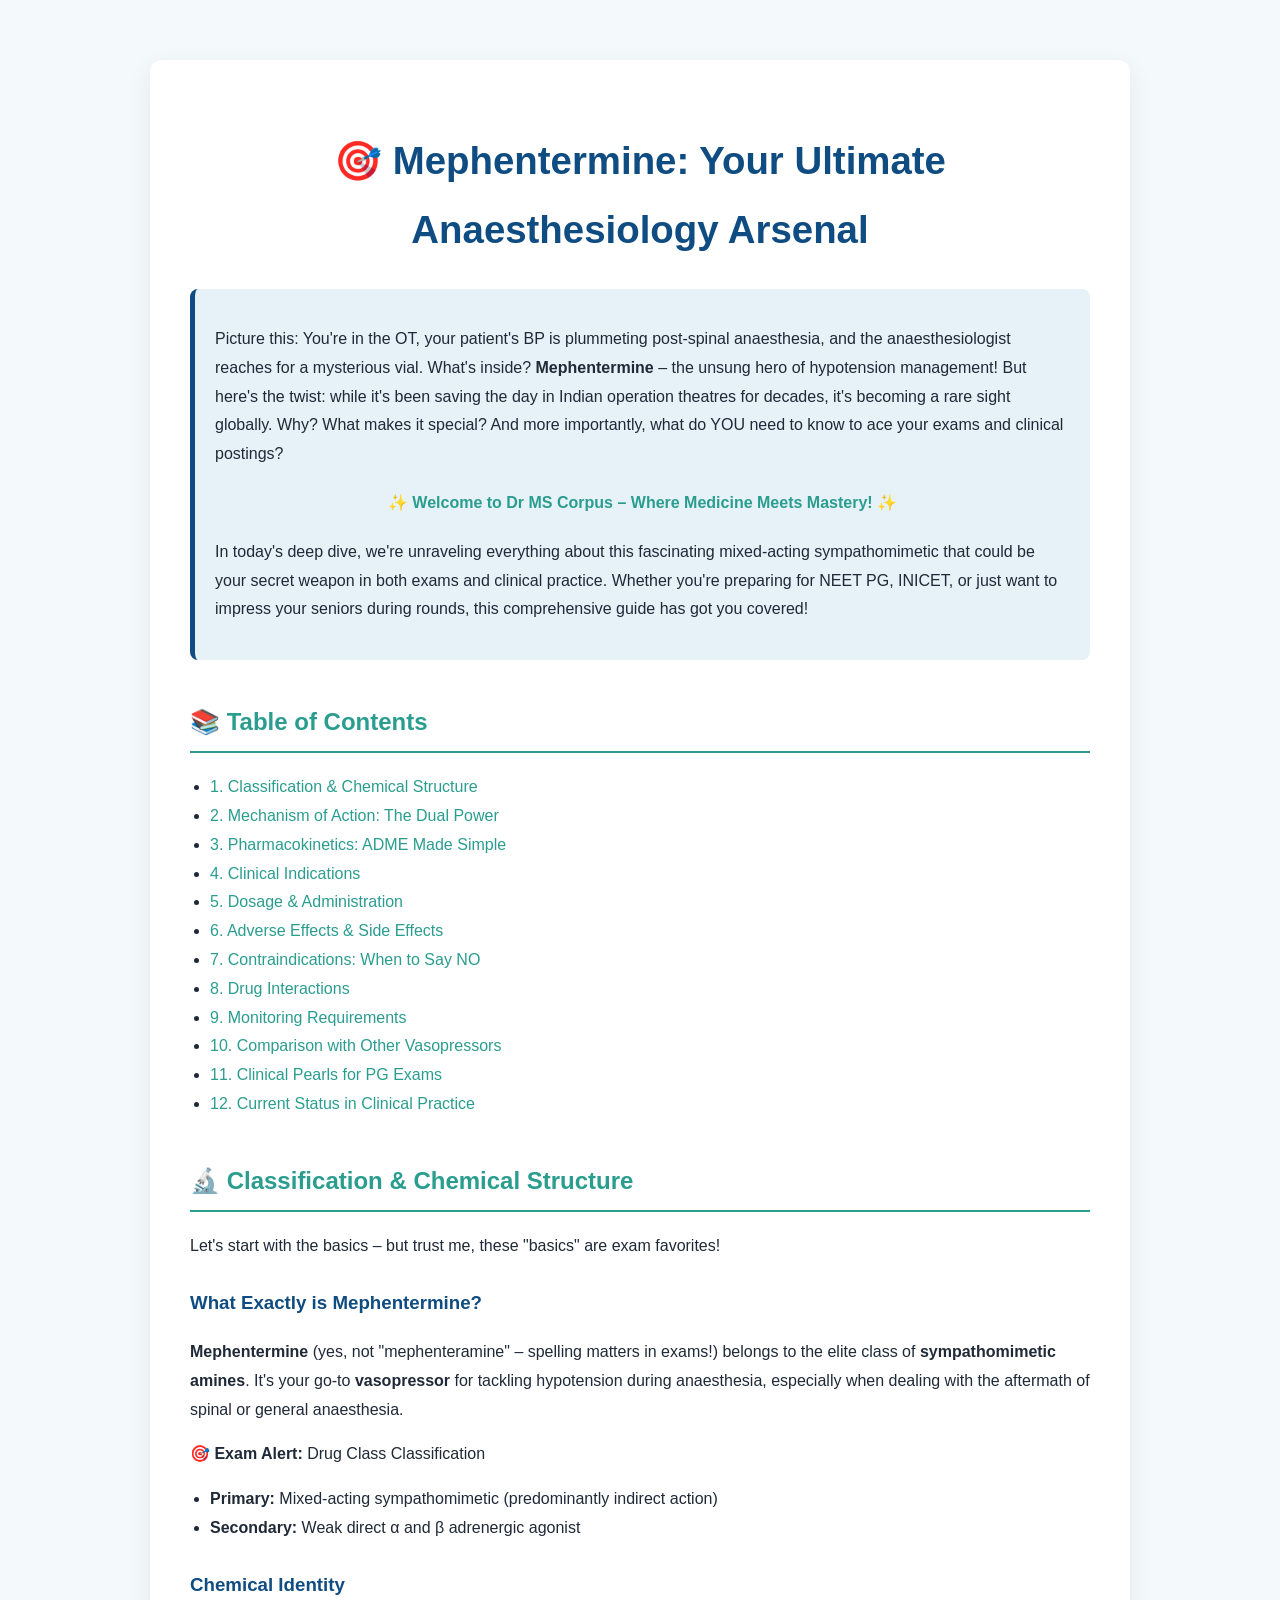
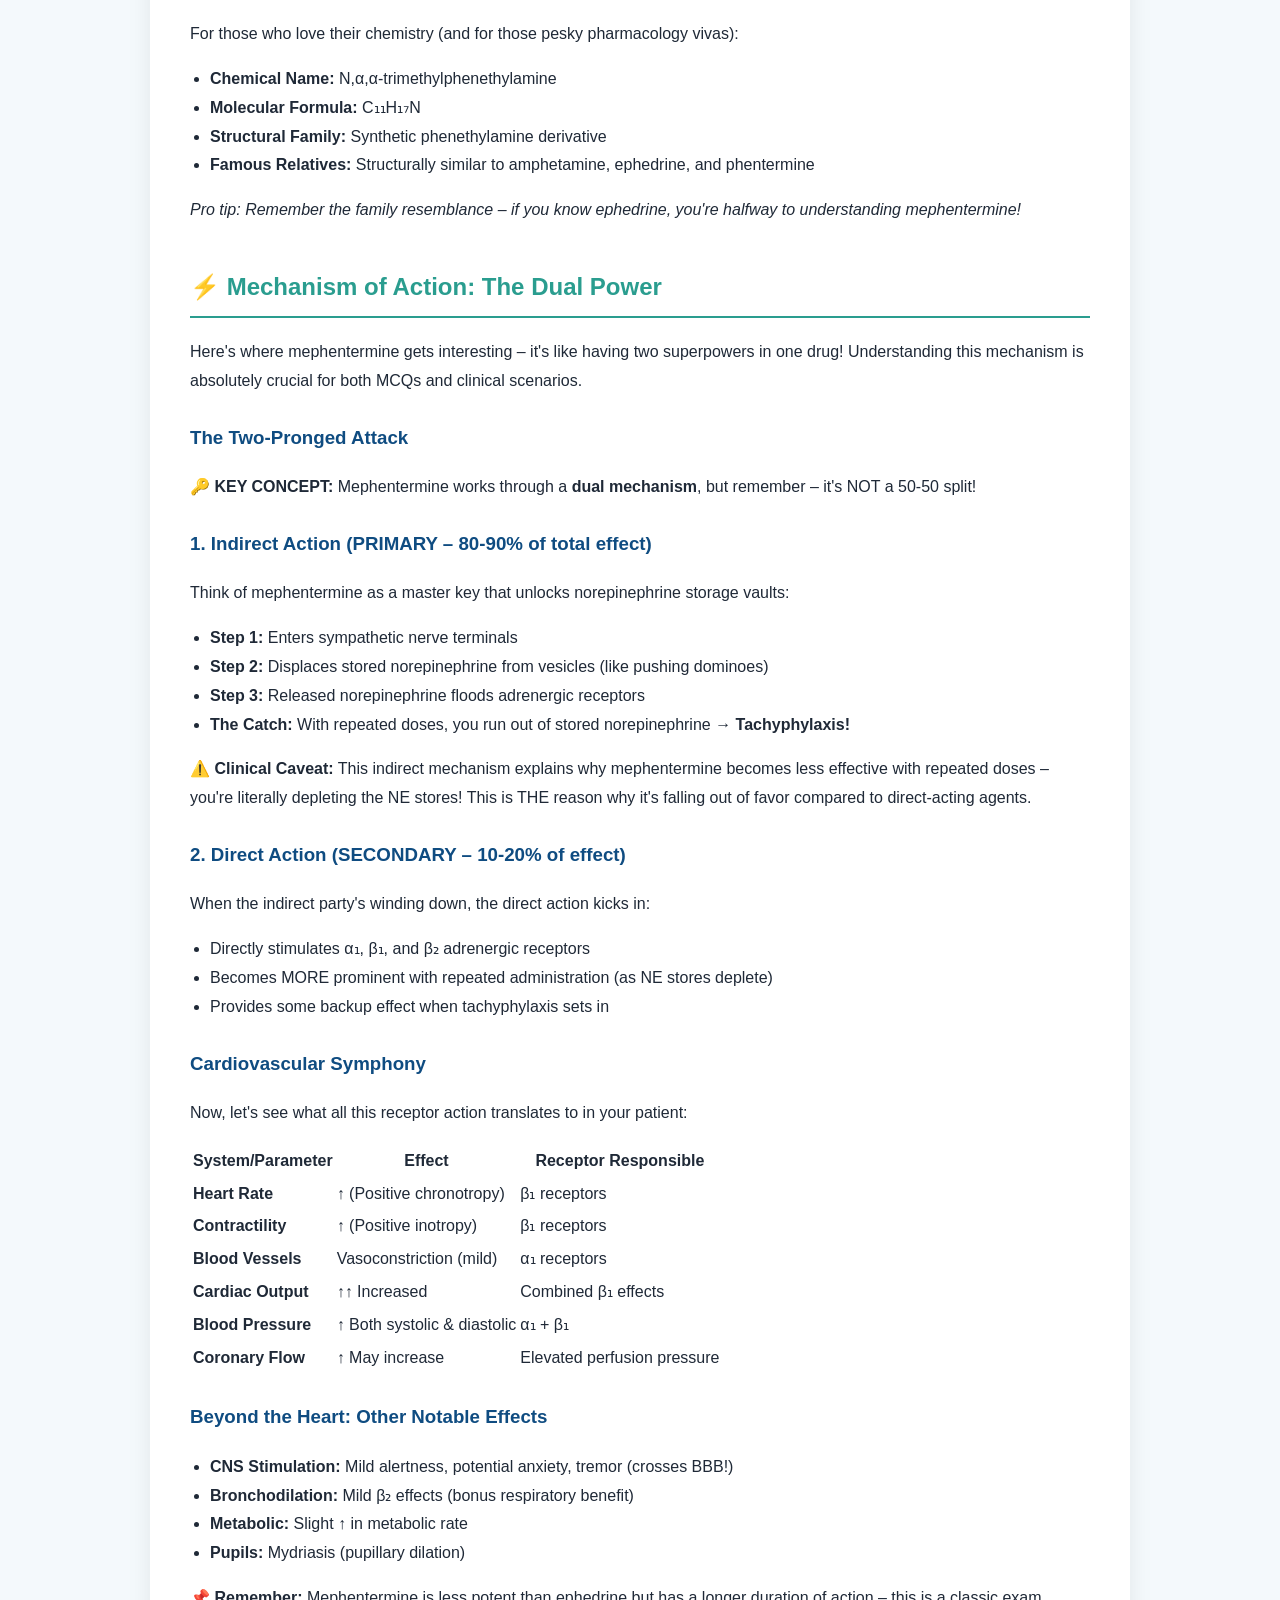
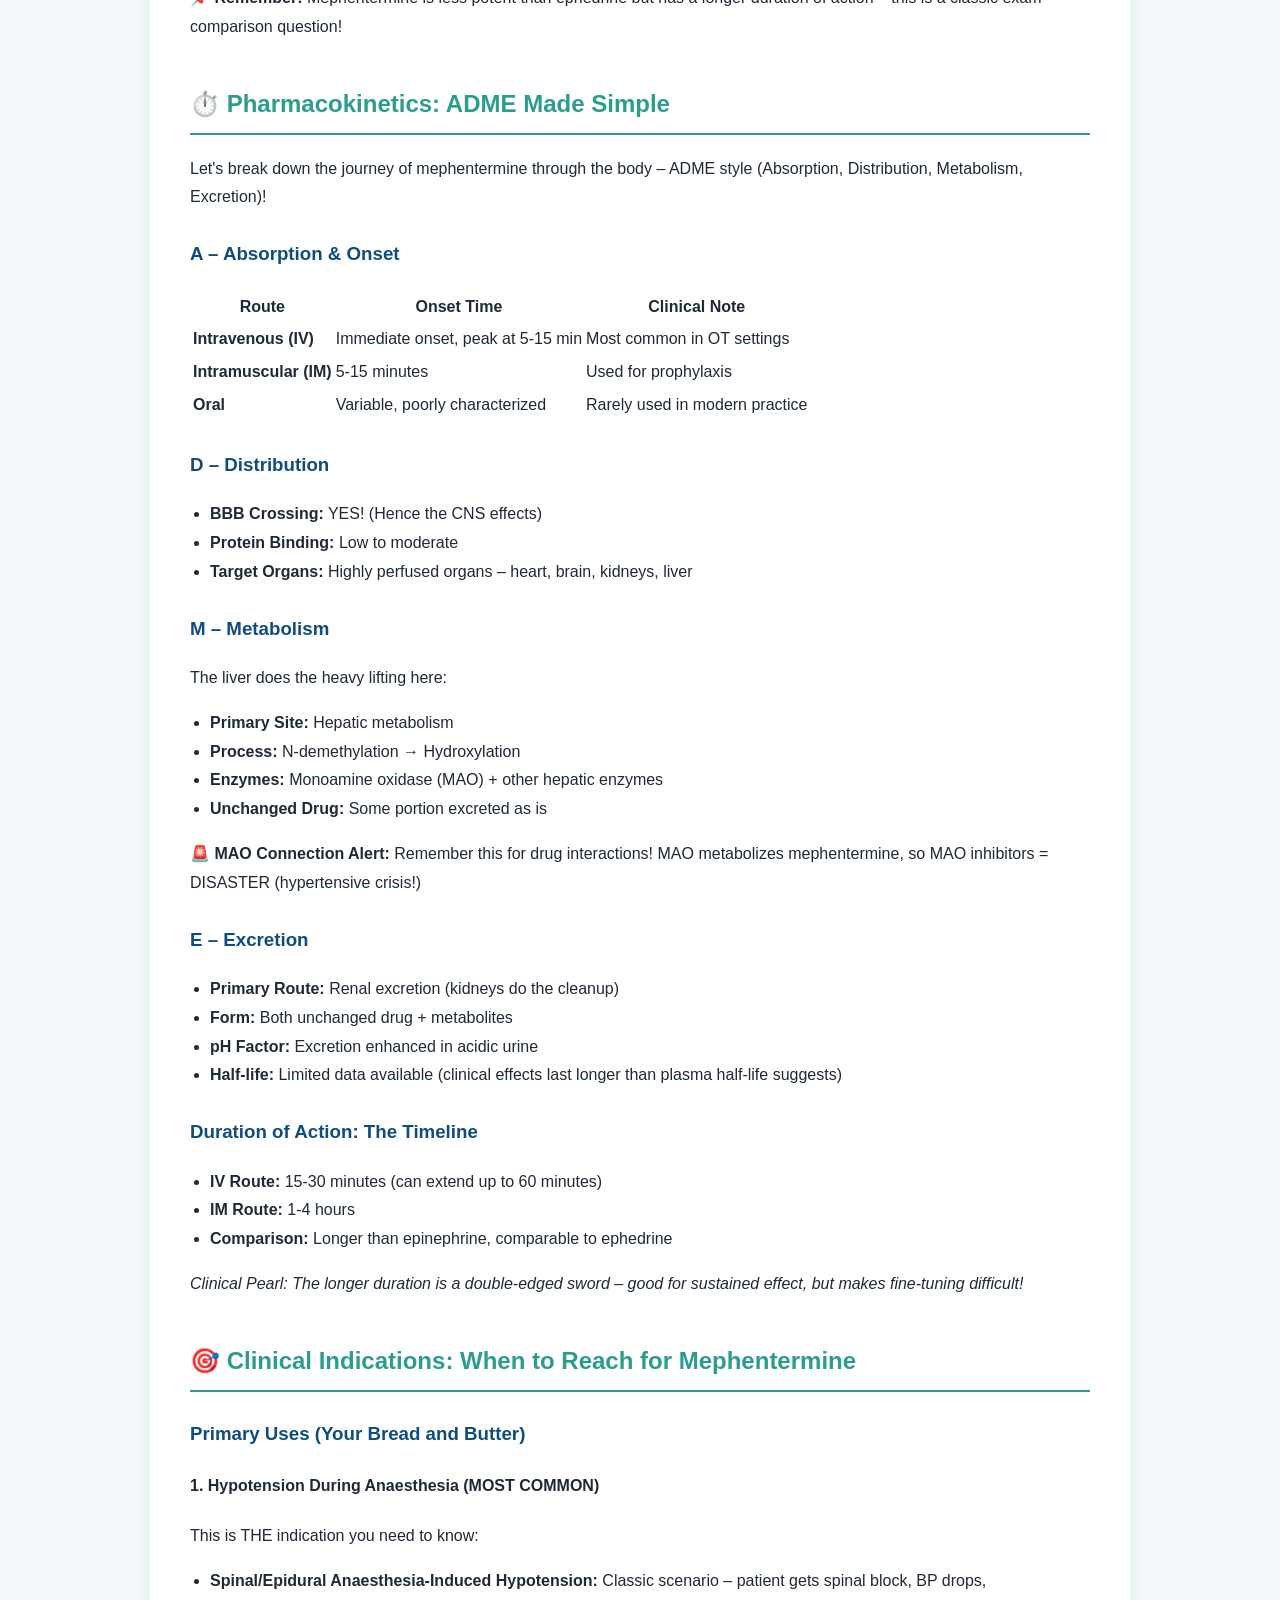
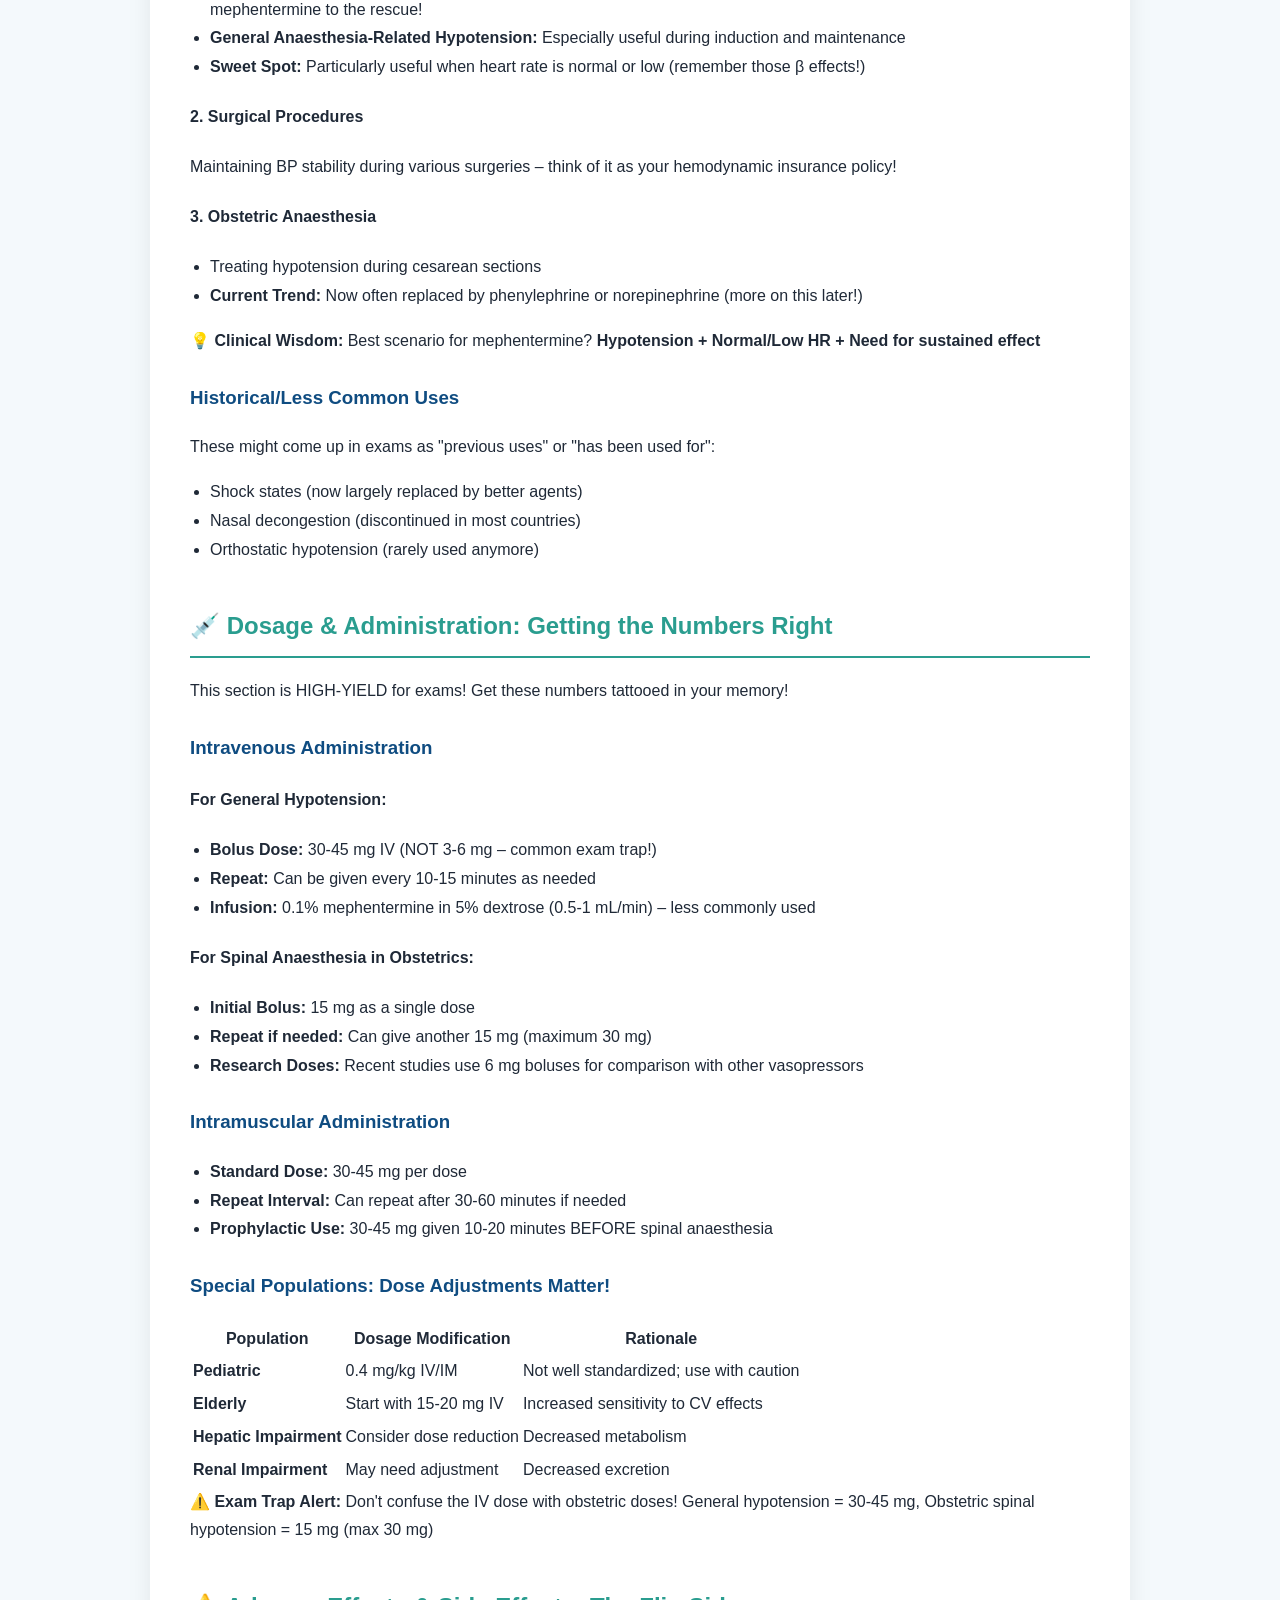
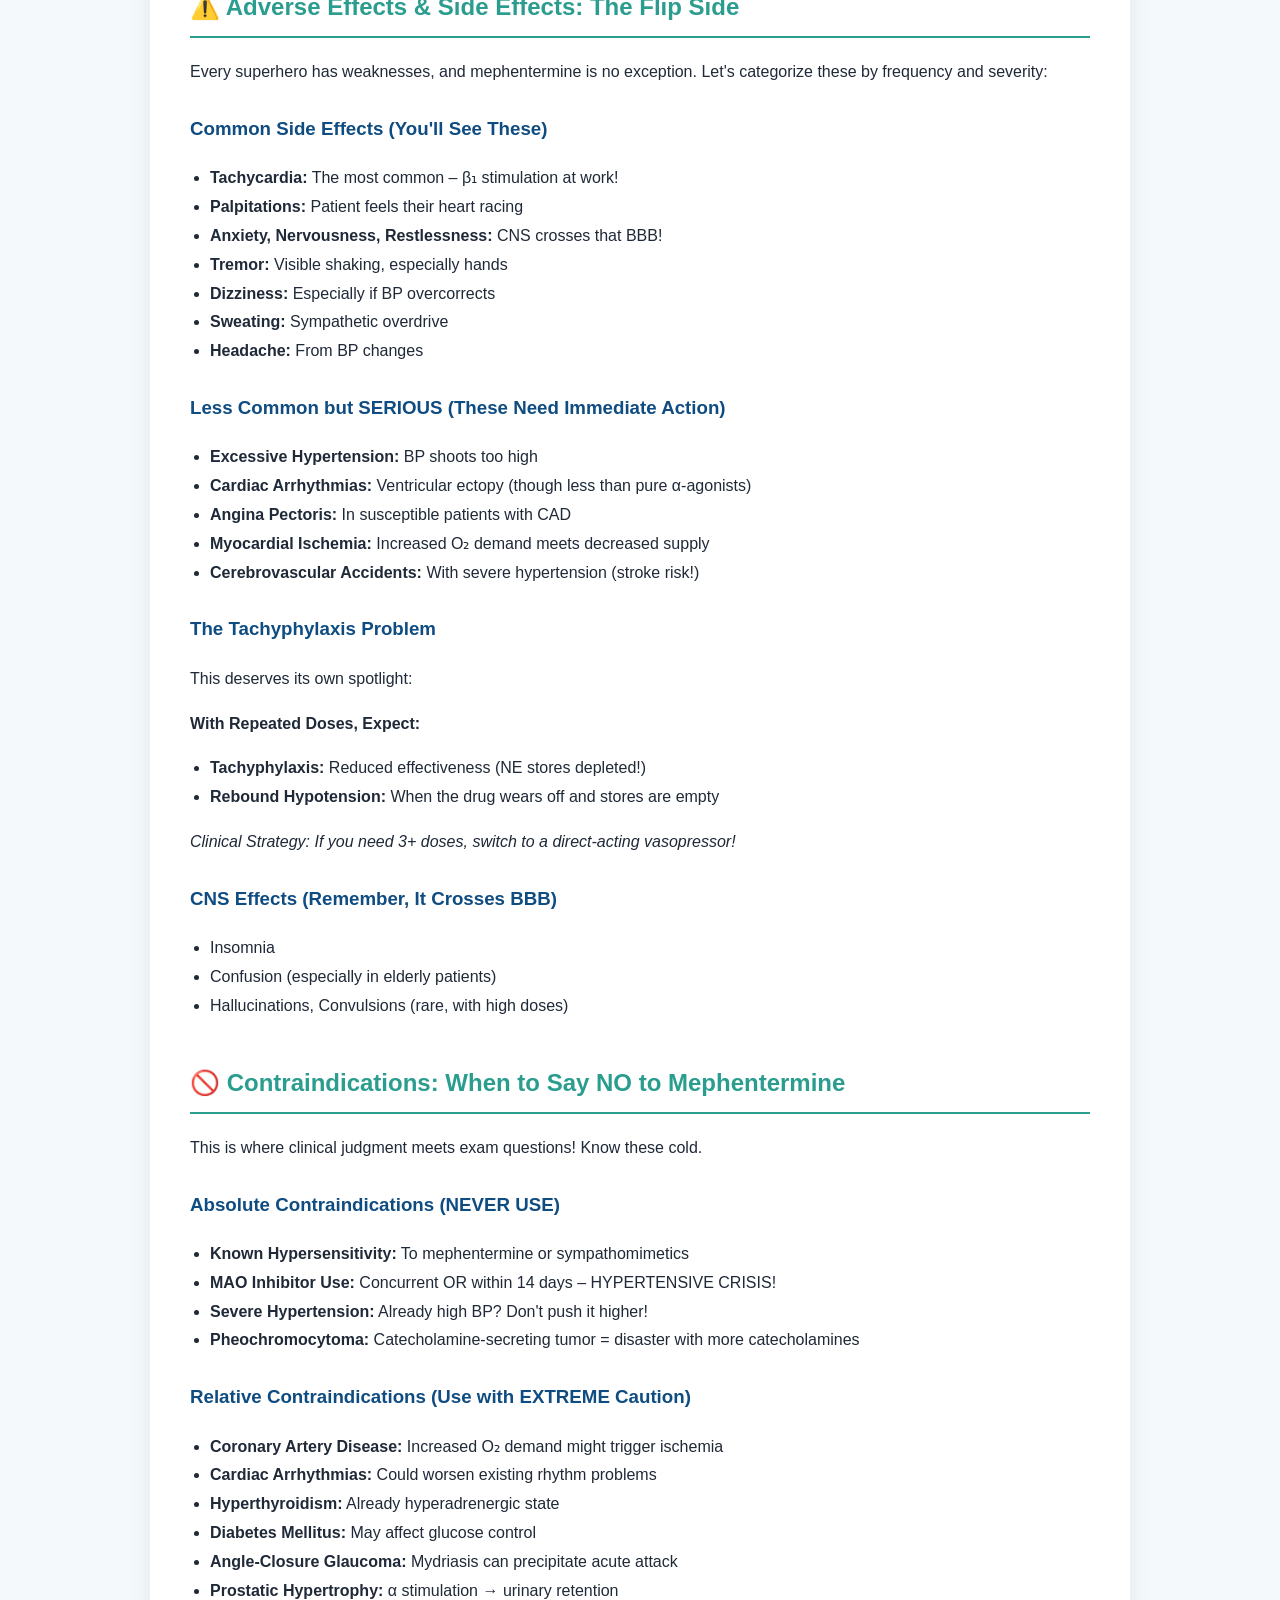
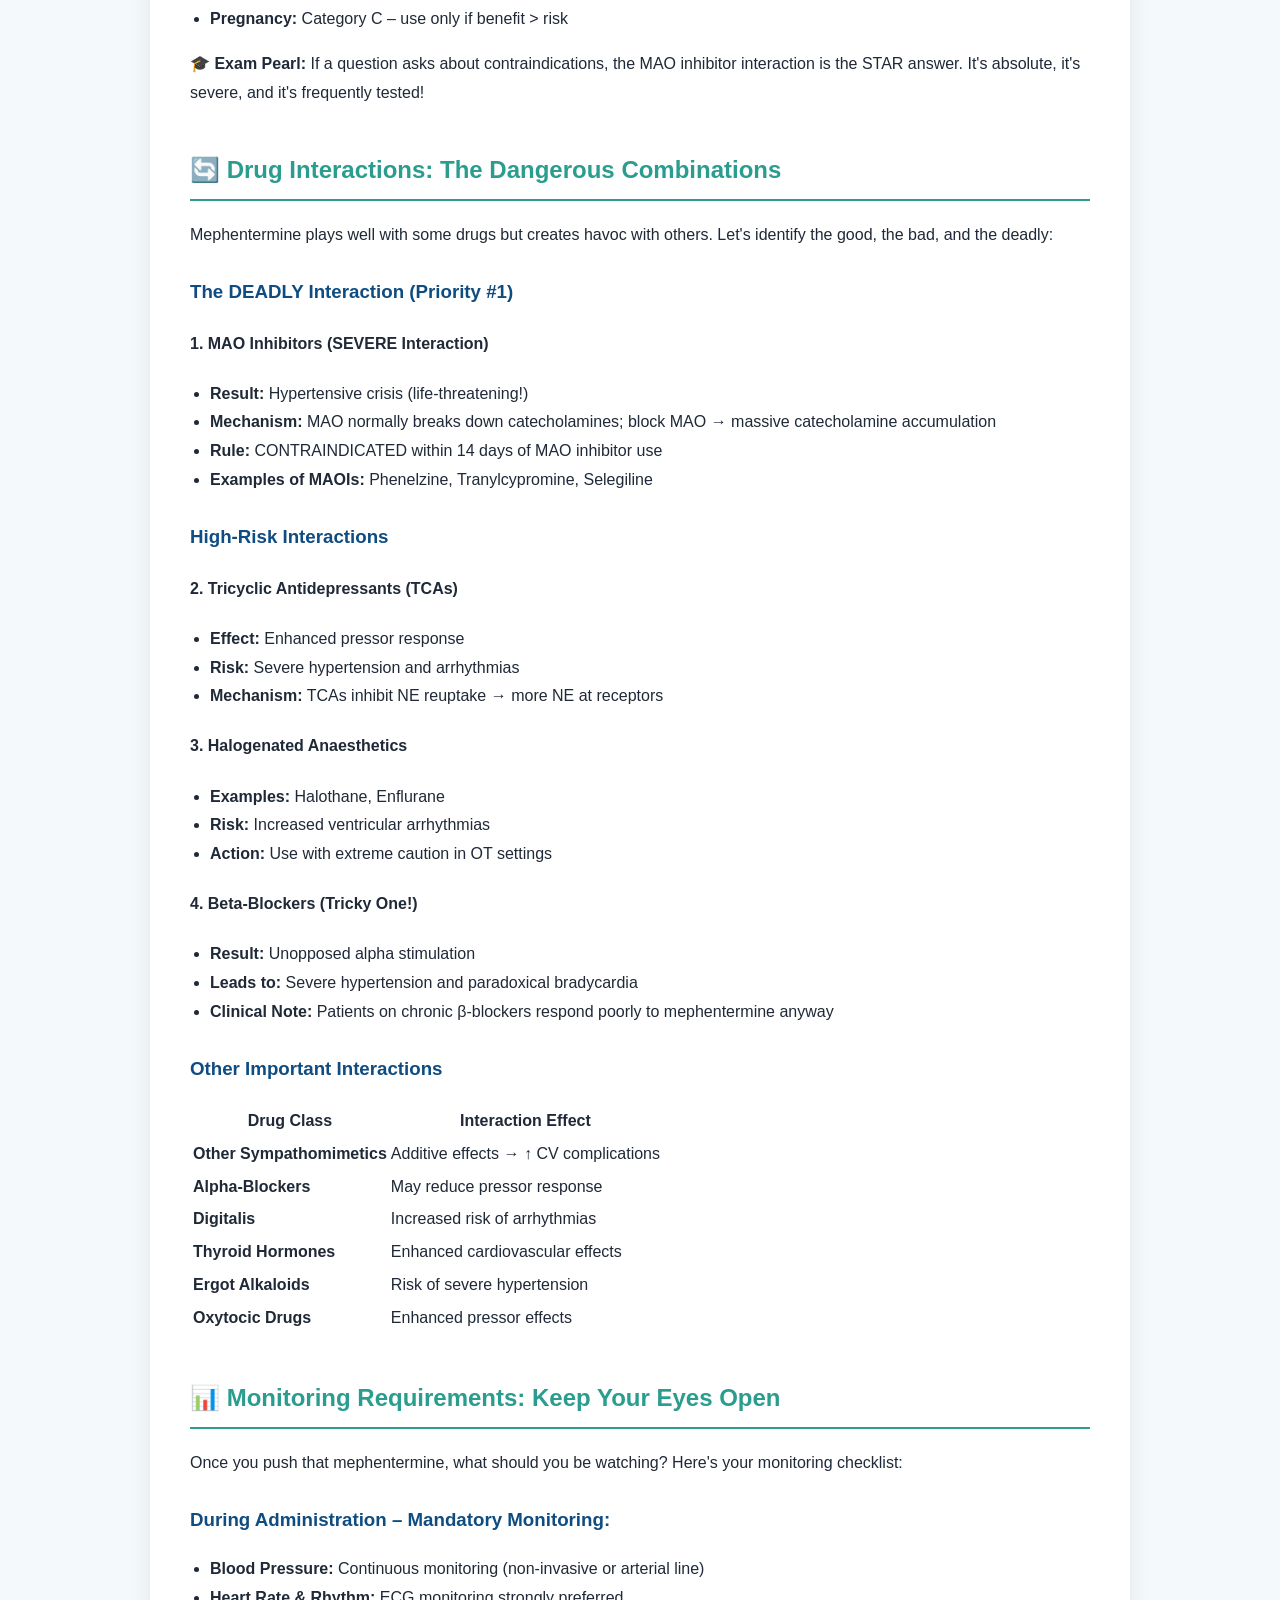
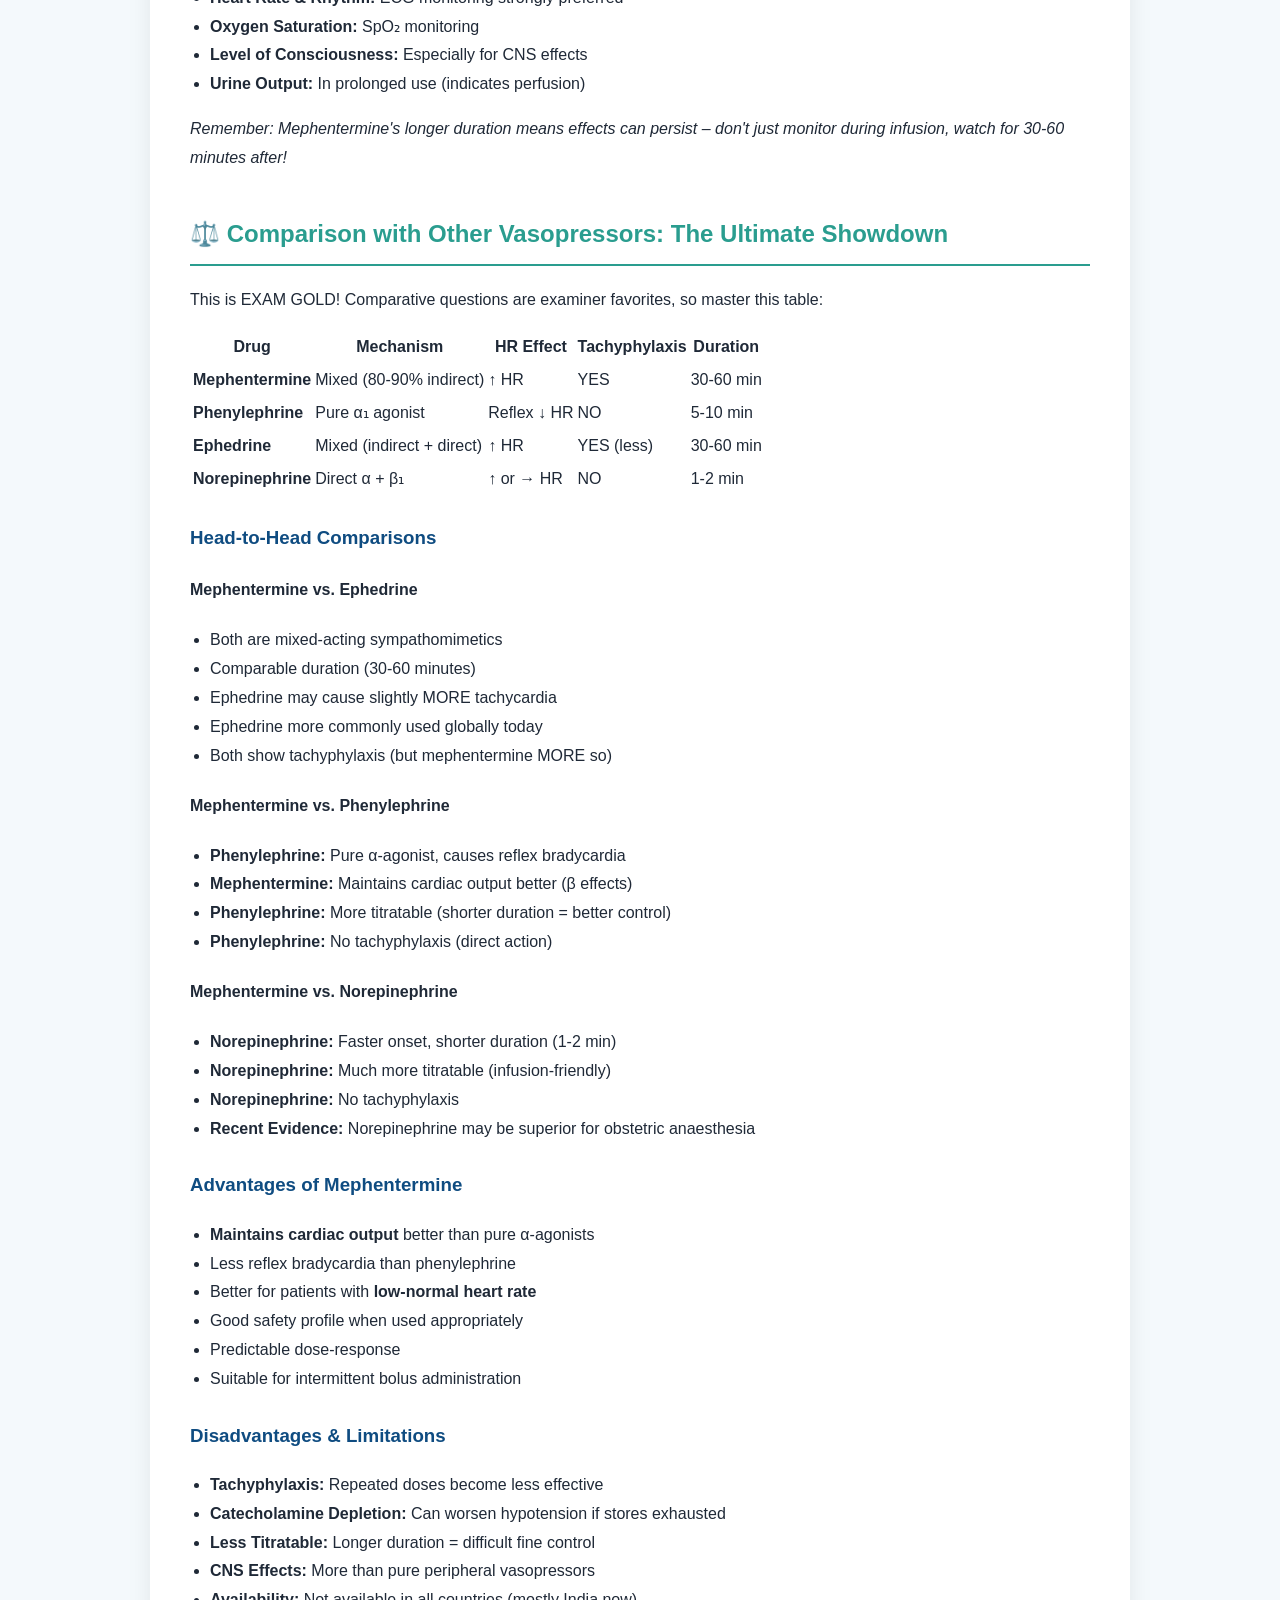
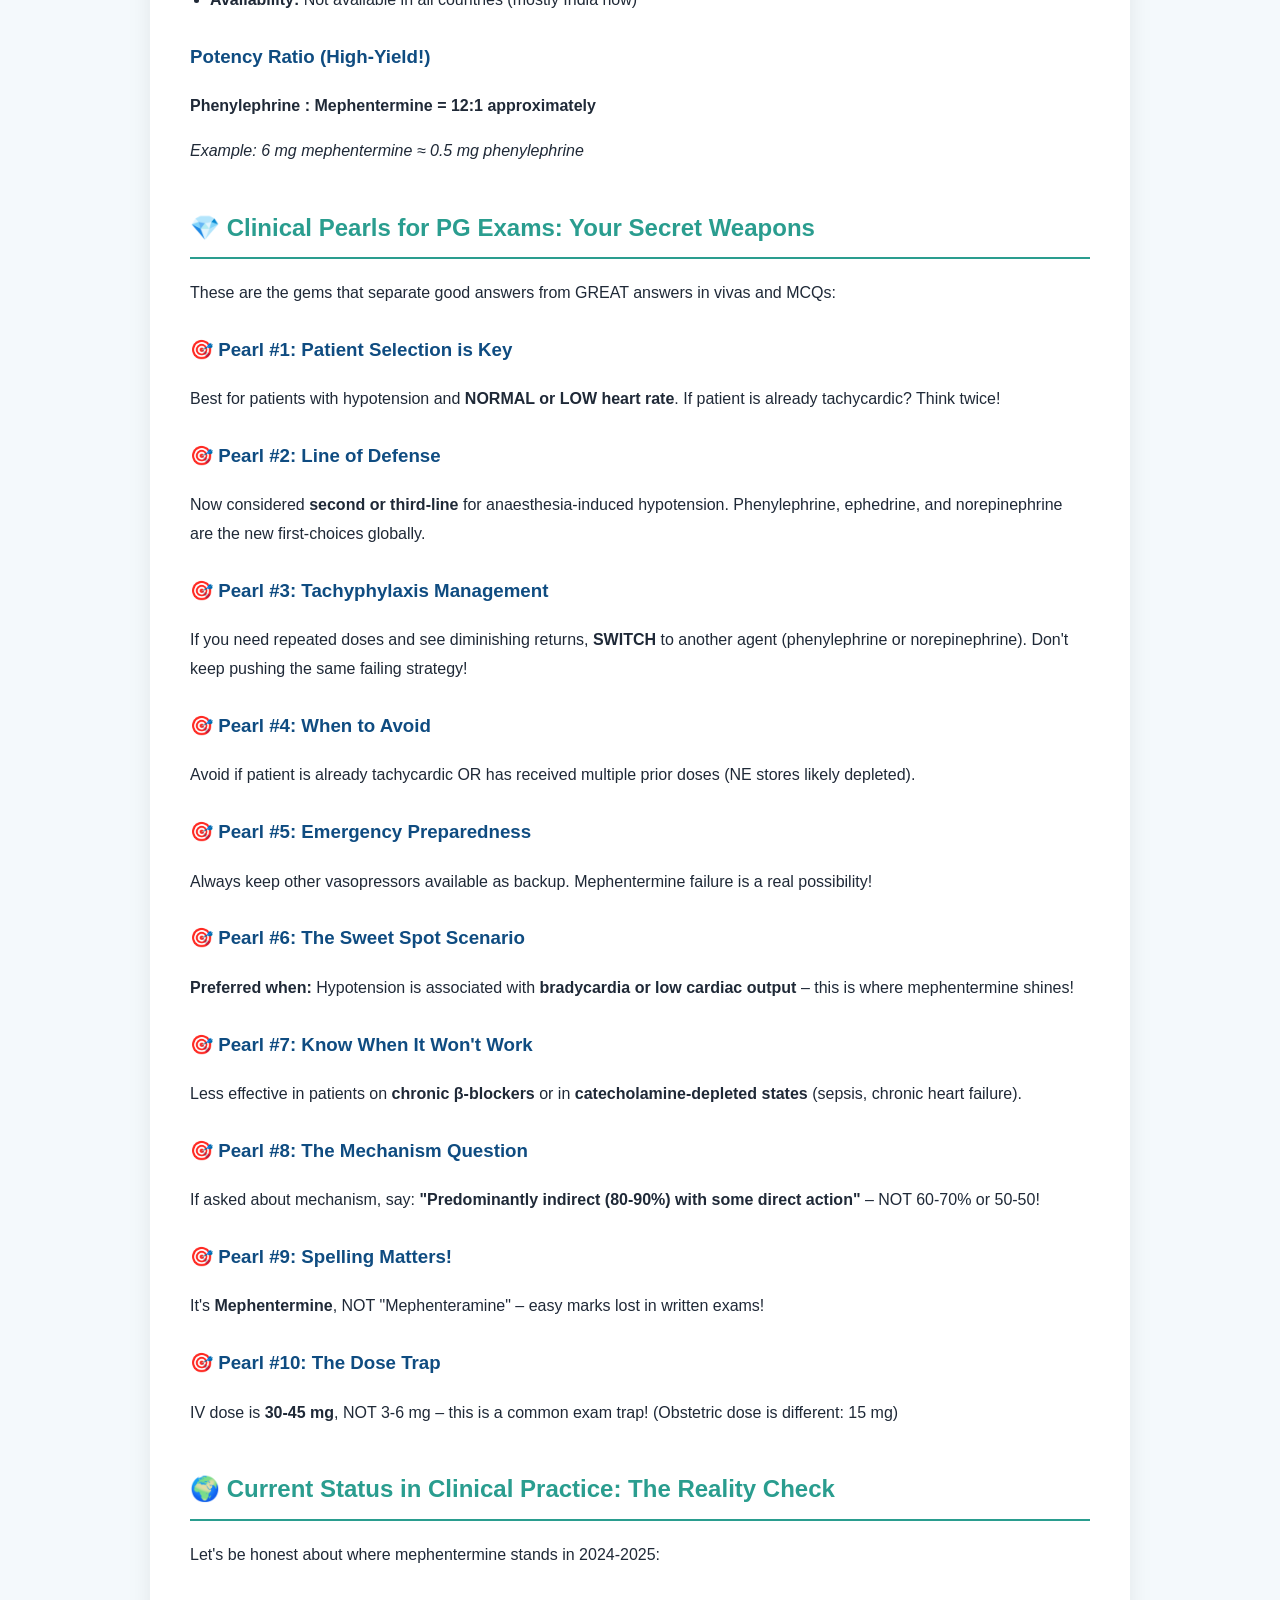
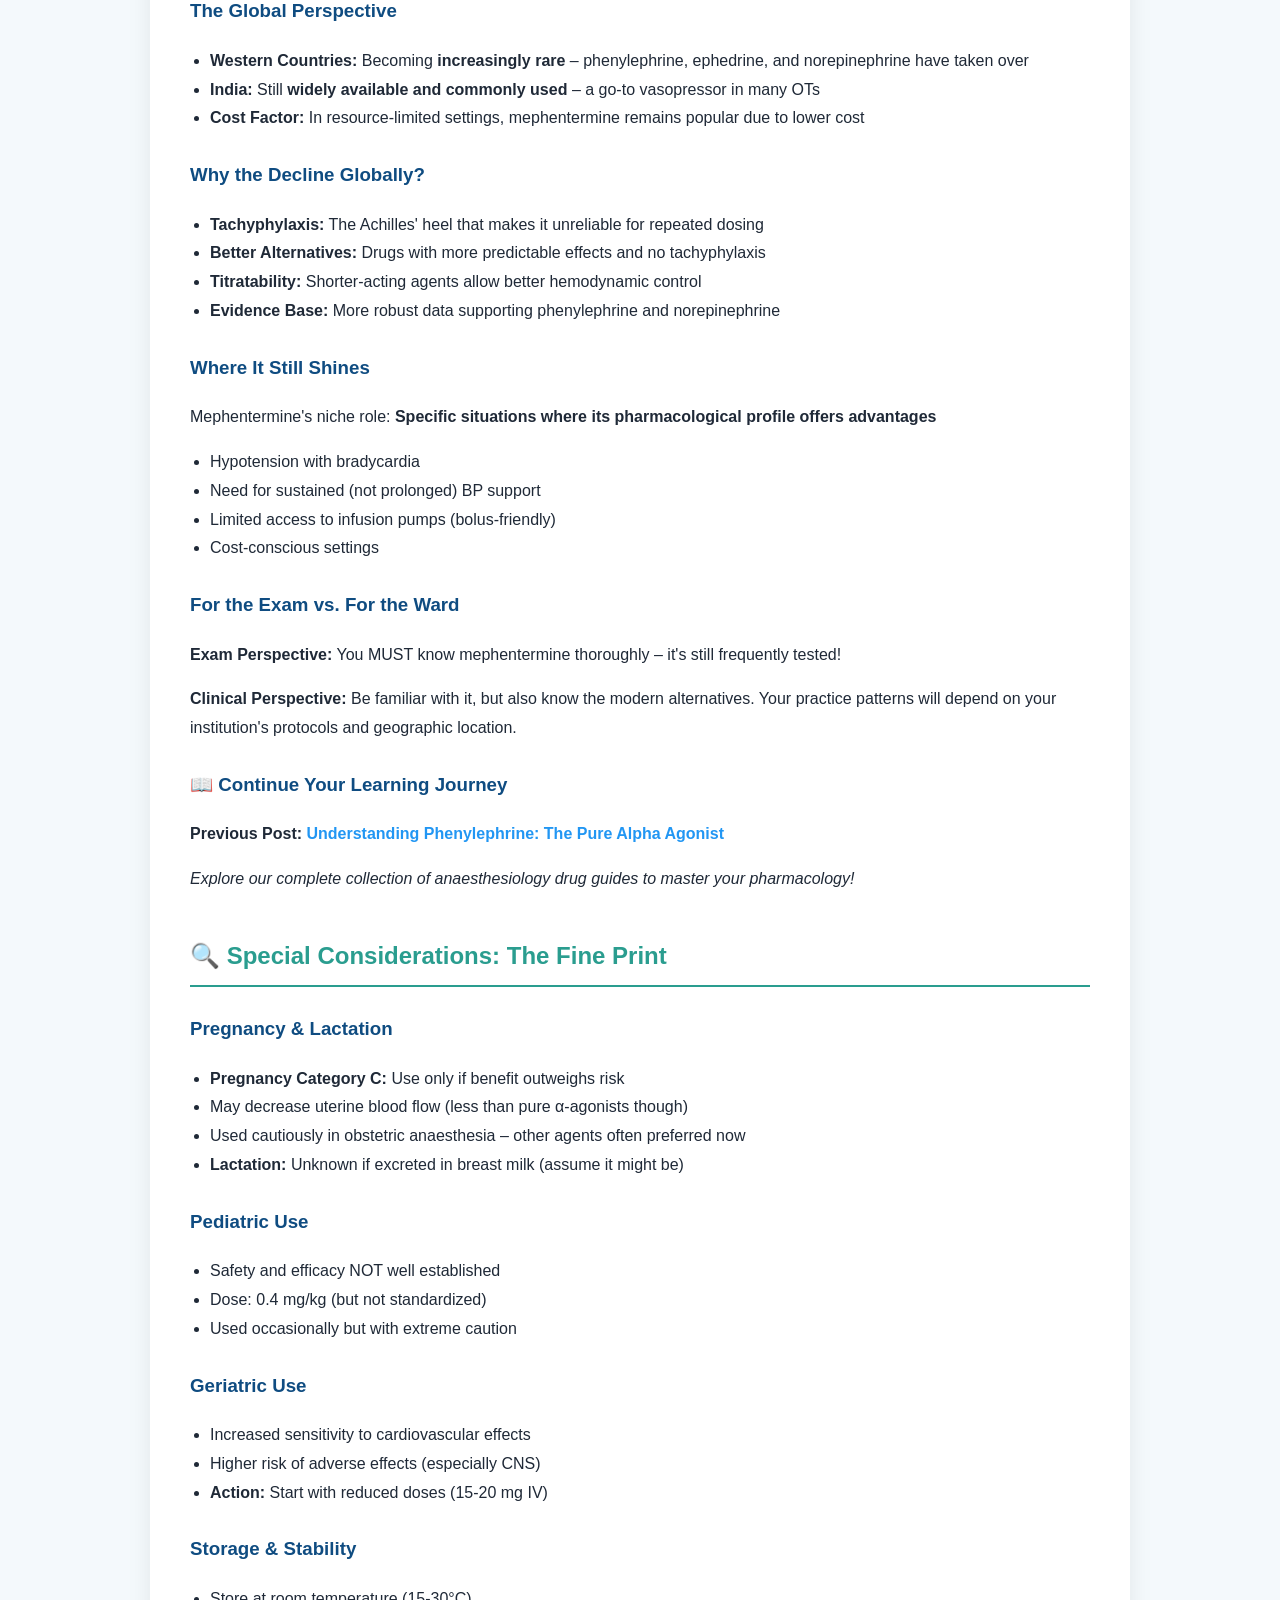
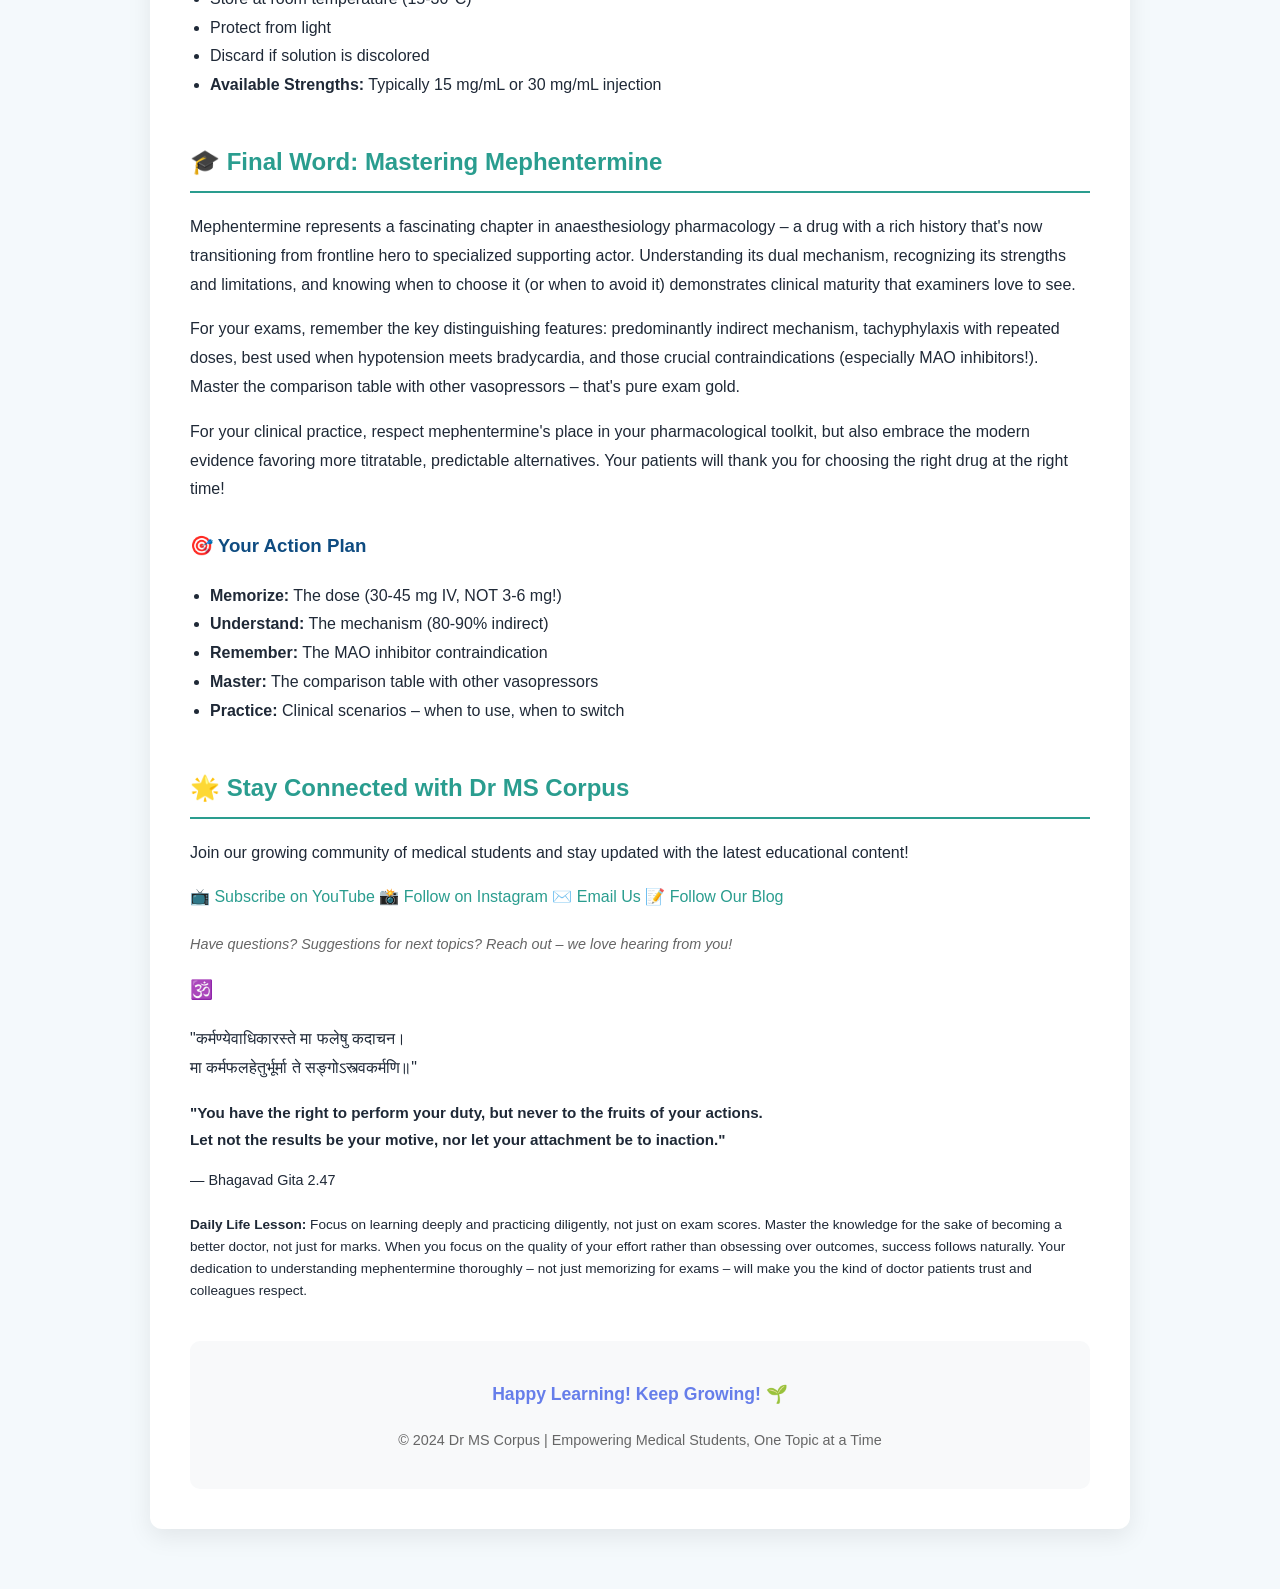
<file: blog/mephentermine.html>
<!DOCTYPE html>
<html lang="en">
    <style>
    :root {
        --primary: #0f4c81;      /* Deep medical blue */
        --secondary: #2a9d8f;    /* Surgical green */
        --light-bg: #f4f9fc;     /* Soft background */
        --text-dark: #1f2937;
        --accent: #e76f51;       /* Subtle highlight */
    }

    body {
        font-family: 'Segoe UI', Tahoma, Geneva, Verdana, sans-serif;
        line-height: 1.8;
        margin: 0;
        background-color: var(--light-bg);
        color: var(--text-dark);
    }

    .container {
        max-width: 900px;
        margin: 60px auto;
        padding: 40px;
        background: white;
        border-radius: 12px;
        box-shadow: 0 8px 25px rgba(0,0,0,0.08);
    }

    h1 {
        color: var(--primary);
        font-size: 2.4em;
        text-align: center;
        margin-bottom: 10px;
    }

    h2 {
        color: var(--secondary);
        margin-top: 40px;
        padding-bottom: 8px;
        border-bottom: 2px solid var(--secondary);
    }

    h3 {
        color: var(--primary);
        margin-top: 25px;
    }

    a {
        color: var(--secondary);
        text-decoration: none;
        font-weight: 500;
    }

    a:hover {
        color: var(--accent);
    }

    .intro {
        background-color: #e6f2f7;
        padding: 20px;
        border-left: 5px solid var(--primary);
        border-radius: 8px;
        margin: 25px 0;
    }

    .welcome {
        text-align: center;
        color: var(--secondary);
        font-weight: bold;
        margin: 20px 0;
    }

    ul {
        padding-left: 20px;
    }

    footer {
        text-align: center;
        margin-top: 40px;
        color: gray;
        font-size: 0.9em;
    }
</style>
<head>
    <meta charset="UTF-8">
    <meta name="viewport" content="width=device-width, initial-scale=1.0">
    <meta name="description" content="Comprehensive guide on Mephentermine for medical students - mechanism, dosage, clinical uses, and exam pearls for anaesthesiology">
    <meta name="keywords" content="Mephentermine, vasopressor, anaesthesiology, medical students, NEET PG, INICET, sympathomimetic, hypotension">
    <title>Mephentermine: Complete Anaesthesiology Guide | Dr MS Corpus</title>
</head>
<body>
    <div class="container">
        <h1>🎯 Mephentermine: Your Ultimate Anaesthesiology Arsenal</h1>
        
        <div class="intro">
            <p>Picture this: You're in the OT, your patient's BP is plummeting post-spinal anaesthesia, and the anaesthesiologist reaches for a mysterious vial. What's inside? <strong>Mephentermine</strong> – the unsung hero of hypotension management! But here's the twist: while it's been saving the day in Indian operation theatres for decades, it's becoming a rare sight globally. Why? What makes it special? And more importantly, what do YOU need to know to ace your exams and clinical postings?</p>
            
            <p class="welcome">✨ Welcome to Dr MS Corpus – Where Medicine Meets Mastery! ✨</p>
            
            <p>In today's deep dive, we're unraveling everything about this fascinating mixed-acting sympathomimetic that could be your secret weapon in both exams and clinical practice. Whether you're preparing for NEET PG, INICET, or just want to impress your seniors during rounds, this comprehensive guide has got you covered!</p>
        </div>

        <!-- Table of Contents -->
        <div class="toc">
            <h2>📚 Table of Contents</h2>
            <ul>
                <li><a href="#classification">1. Classification & Chemical Structure</a></li>
                <li><a href="#mechanism">2. Mechanism of Action: The Dual Power</a></li>
                <li><a href="#pharmacokinetics">3. Pharmacokinetics: ADME Made Simple</a></li>
                <li><a href="#indications">4. Clinical Indications</a></li>
                <li><a href="#dosage">5. Dosage & Administration</a></li>
                <li><a href="#adverse">6. Adverse Effects & Side Effects</a></li>
                <li><a href="#contraindications">7. Contraindications: When to Say NO</a></li>
                <li><a href="#interactions">8. Drug Interactions</a></li>
                <li><a href="#monitoring">9. Monitoring Requirements</a></li>
                <li><a href="#comparison">10. Comparison with Other Vasopressors</a></li>
                <li><a href="#pearls">11. Clinical Pearls for PG Exams</a></li>
                <li><a href="#current-status">12. Current Status in Clinical Practice</a></li>
            </ul>
        </div>

        <!-- Main Content -->
        <section id="classification">
            <h2>🔬 Classification & Chemical Structure</h2>
            
            <p>Let's start with the basics – but trust me, these "basics" are exam favorites!</p>
            
            <h3>What Exactly is Mephentermine?</h3>
            <p><strong>Mephentermine</strong> (yes, not "mephenteramine" – spelling matters in exams!) belongs to the elite class of <strong>sympathomimetic amines</strong>. It's your go-to <strong>vasopressor</strong> for tackling hypotension during anaesthesia, especially when dealing with the aftermath of spinal or general anaesthesia.</p>
            
            <div class="highlight-box">
                <strong>🎯 Exam Alert:</strong> Drug Class Classification
                <ul>
                    <li><strong>Primary:</strong> Mixed-acting sympathomimetic (predominantly indirect action)</li>
                    <li><strong>Secondary:</strong> Weak direct α and β adrenergic agonist</li>
                </ul>
            </div>
            
            <h3>Chemical Identity</h3>
            <p>For those who love their chemistry (and for those pesky pharmacology vivas):</p>
            <ul>
                <li><strong>Chemical Name:</strong> N,α,α-trimethylphenethylamine</li>
                <li><strong>Molecular Formula:</strong> C₁₁H₁₇N</li>
                <li><strong>Structural Family:</strong> Synthetic phenethylamine derivative</li>
                <li><strong>Famous Relatives:</strong> Structurally similar to amphetamine, ephedrine, and phentermine</li>
            </ul>
            
            <p><em>Pro tip: Remember the family resemblance – if you know ephedrine, you're halfway to understanding mephentermine!</em></p>
        </section>

        <section id="mechanism">
            <h2>⚡ Mechanism of Action: The Dual Power</h2>
            
            <p>Here's where mephentermine gets interesting – it's like having two superpowers in one drug! Understanding this mechanism is absolutely crucial for both MCQs and clinical scenarios.</p>
            
            <h3>The Two-Pronged Attack</h3>
            
            <div class="clinical-pearl">
                <strong>🔑 KEY CONCEPT:</strong> Mephentermine works through a <strong>dual mechanism</strong>, but remember – it's NOT a 50-50 split!
            </div>
            
            <h3>1. Indirect Action (PRIMARY – 80-90% of total effect)</h3>
            <p>Think of mephentermine as a master key that unlocks norepinephrine storage vaults:</p>
            <ul>
                <li><strong>Step 1:</strong> Enters sympathetic nerve terminals</li>
                <li><strong>Step 2:</strong> Displaces stored norepinephrine from vesicles (like pushing dominoes)</li>
                <li><strong>Step 3:</strong> Released norepinephrine floods adrenergic receptors</li>
                <li><strong>The Catch:</strong> With repeated doses, you run out of stored norepinephrine → <strong>Tachyphylaxis!</strong></li>
            </ul>
            
            <div class="warning-box">
                <strong>⚠️ Clinical Caveat:</strong> This indirect mechanism explains why mephentermine becomes less effective with repeated doses – you're literally depleting the NE stores! This is THE reason why it's falling out of favor compared to direct-acting agents.
            </div>
            
            <h3>2. Direct Action (SECONDARY – 10-20% of effect)</h3>
            <p>When the indirect party's winding down, the direct action kicks in:</p>
            <ul>
                <li>Directly stimulates α₁, β₁, and β₂ adrenergic receptors</li>
                <li>Becomes MORE prominent with repeated administration (as NE stores deplete)</li>
                <li>Provides some backup effect when tachyphylaxis sets in</li>
            </ul>
            
            <h3>Cardiovascular Symphony</h3>
            <p>Now, let's see what all this receptor action translates to in your patient:</p>
            
            <table>
                <tr>
                    <th>System/Parameter</th>
                    <th>Effect</th>
                    <th>Receptor Responsible</th>
                </tr>
                <tr>
                    <td><strong>Heart Rate</strong></td>
                    <td>↑ (Positive chronotropy)</td>
                    <td>β₁ receptors</td>
                </tr>
                <tr>
                    <td><strong>Contractility</strong></td>
                    <td>↑ (Positive inotropy)</td>
                    <td>β₁ receptors</td>
                </tr>
                <tr>
                    <td><strong>Blood Vessels</strong></td>
                    <td>Vasoconstriction (mild)</td>
                    <td>α₁ receptors</td>
                </tr>
                <tr>
                    <td><strong>Cardiac Output</strong></td>
                    <td>↑↑ Increased</td>
                    <td>Combined β₁ effects</td>
                </tr>
                <tr>
                    <td><strong>Blood Pressure</strong></td>
                    <td>↑ Both systolic & diastolic</td>
                    <td>α₁ + β₁</td>
                </tr>
                <tr>
                    <td><strong>Coronary Flow</strong></td>
                    <td>↑ May increase</td>
                    <td>Elevated perfusion pressure</td>
                </tr>
            </table>
            
            <h3>Beyond the Heart: Other Notable Effects</h3>
            <ul>
                <li><strong>CNS Stimulation:</strong> Mild alertness, potential anxiety, tremor (crosses BBB!)</li>
                <li><strong>Bronchodilation:</strong> Mild β₂ effects (bonus respiratory benefit)</li>
                <li><strong>Metabolic:</strong> Slight ↑ in metabolic rate</li>
                <li><strong>Pupils:</strong> Mydriasis (pupillary dilation)</li>
            </ul>
            
            <div class="highlight-box">
                <strong>📌 Remember:</strong> Mephentermine is less potent than ephedrine but has a longer duration of action – this is a classic exam comparison question!
            </div>
        </section>

        <section id="pharmacokinetics">
            <h2>⏱️ Pharmacokinetics: ADME Made Simple</h2>
            
            <p>Let's break down the journey of mephentermine through the body – ADME style (Absorption, Distribution, Metabolism, Excretion)!</p>
            
            <h3>A – Absorption & Onset</h3>
            <table>
                <tr>
                    <th>Route</th>
                    <th>Onset Time</th>
                    <th>Clinical Note</th>
                </tr>
                <tr>
                    <td><strong>Intravenous (IV)</strong></td>
                    <td>Immediate onset, peak at 5-15 min</td>
                    <td>Most common in OT settings</td>
                </tr>
                <tr>
                    <td><strong>Intramuscular (IM)</strong></td>
                    <td>5-15 minutes</td>
                    <td>Used for prophylaxis</td>
                </tr>
                <tr>
                    <td><strong>Oral</strong></td>
                    <td>Variable, poorly characterized</td>
                    <td>Rarely used in modern practice</td>
                </tr>
            </table>
            
            <h3>D – Distribution</h3>
            <ul>
                <li><strong>BBB Crossing:</strong> YES! (Hence the CNS effects)</li>
                <li><strong>Protein Binding:</strong> Low to moderate</li>
                <li><strong>Target Organs:</strong> Highly perfused organs – heart, brain, kidneys, liver</li>
            </ul>
            
            <h3>M – Metabolism</h3>
            <p>The liver does the heavy lifting here:</p>
            <ul>
                <li><strong>Primary Site:</strong> Hepatic metabolism</li>
                <li><strong>Process:</strong> N-demethylation → Hydroxylation</li>
                <li><strong>Enzymes:</strong> Monoamine oxidase (MAO) + other hepatic enzymes</li>
                <li><strong>Unchanged Drug:</strong> Some portion excreted as is</li>
            </ul>
            
            <div class="warning-box">
                <strong>🚨 MAO Connection Alert:</strong> Remember this for drug interactions! MAO metabolizes mephentermine, so MAO inhibitors = DISASTER (hypertensive crisis!)
            </div>
            
            <h3>E – Excretion</h3>
            <ul>
                <li><strong>Primary Route:</strong> Renal excretion (kidneys do the cleanup)</li>
                <li><strong>Form:</strong> Both unchanged drug + metabolites</li>
                <li><strong>pH Factor:</strong> Excretion enhanced in acidic urine</li>
                <li><strong>Half-life:</strong> Limited data available (clinical effects last longer than plasma half-life suggests)</li>
            </ul>
            
            <h3>Duration of Action: The Timeline</h3>
            <div class="highlight-box">
                <ul>
                    <li><strong>IV Route:</strong> 15-30 minutes (can extend up to 60 minutes)</li>
                    <li><strong>IM Route:</strong> 1-4 hours</li>
                    <li><strong>Comparison:</strong> Longer than epinephrine, comparable to ephedrine</li>
                </ul>
            </div>
            
            <p><em>Clinical Pearl: The longer duration is a double-edged sword – good for sustained effect, but makes fine-tuning difficult!</em></p>
        </section>

        <section id="indications">
            <h2>🎯 Clinical Indications: When to Reach for Mephentermine</h2>
            
            <h3>Primary Uses (Your Bread and Butter)</h3>
            
            <h4>1. Hypotension During Anaesthesia (MOST COMMON)</h4>
            <p>This is THE indication you need to know:</p>
            <ul>
                <li><strong>Spinal/Epidural Anaesthesia-Induced Hypotension:</strong> Classic scenario – patient gets spinal block, BP drops, mephentermine to the rescue!</li>
                <li><strong>General Anaesthesia-Related Hypotension:</strong> Especially useful during induction and maintenance</li>
                <li><strong>Sweet Spot:</strong> Particularly useful when heart rate is normal or low (remember those β effects!)</li>
            </ul>
            
            <h4>2. Surgical Procedures</h4>
            <p>Maintaining BP stability during various surgeries – think of it as your hemodynamic insurance policy!</p>
            
            <h4>3. Obstetric Anaesthesia</h4>
            <ul>
                <li>Treating hypotension during cesarean sections</li>
                <li><strong>Current Trend:</strong> Now often replaced by phenylephrine or norepinephrine (more on this later!)</li>
            </ul>
            
            <div class="clinical-pearl">
                <strong>💡 Clinical Wisdom:</strong> Best scenario for mephentermine? <strong>Hypotension + Normal/Low HR + Need for sustained effect</strong>
            </div>
            
            <h3>Historical/Less Common Uses</h3>
            <p>These might come up in exams as "previous uses" or "has been used for":</p>
            <ul>
                <li>Shock states (now largely replaced by better agents)</li>
                <li>Nasal decongestion (discontinued in most countries)</li>
                <li>Orthostatic hypotension (rarely used anymore)</li>
            </ul>
        </section>

        <section id="dosage">
            <h2>💉 Dosage & Administration: Getting the Numbers Right</h2>
            
            <p>This section is HIGH-YIELD for exams! Get these numbers tattooed in your memory!</p>
            
            <h3>Intravenous Administration</h3>
            
            <h4>For General Hypotension:</h4>
            <div class="highlight-box">
                <ul>
                    <li><strong>Bolus Dose:</strong> 30-45 mg IV (NOT 3-6 mg – common exam trap!)</li>
                    <li><strong>Repeat:</strong> Can be given every 10-15 minutes as needed</li>
                    <li><strong>Infusion:</strong> 0.1% mephentermine in 5% dextrose (0.5-1 mL/min) – less commonly used</li>
                </ul>
            </div>
            
            <h4>For Spinal Anaesthesia in Obstetrics:</h4>
            <ul>
                <li><strong>Initial Bolus:</strong> 15 mg as a single dose</li>
                <li><strong>Repeat if needed:</strong> Can give another 15 mg (maximum 30 mg)</li>
                <li><strong>Research Doses:</strong> Recent studies use 6 mg boluses for comparison with other vasopressors</li>
            </ul>
            
            <h3>Intramuscular Administration</h3>
            <ul>
                <li><strong>Standard Dose:</strong> 30-45 mg per dose</li>
                <li><strong>Repeat Interval:</strong> Can repeat after 30-60 minutes if needed</li>
                <li><strong>Prophylactic Use:</strong> 30-45 mg given 10-20 minutes BEFORE spinal anaesthesia</li>
            </ul>
            
            <h3>Special Populations: Dose Adjustments Matter!</h3>
            
            <table>
                <tr>
                    <th>Population</th>
                    <th>Dosage Modification</th>
                    <th>Rationale</th>
                </tr>
                <tr>
                    <td><strong>Pediatric</strong></td>
                    <td>0.4 mg/kg IV/IM</td>
                    <td>Not well standardized; use with caution</td>
                </tr>
                <tr>
                    <td><strong>Elderly</strong></td>
                    <td>Start with 15-20 mg IV</td>
                    <td>Increased sensitivity to CV effects</td>
                </tr>
                <tr>
                    <td><strong>Hepatic Impairment</strong></td>
                    <td>Consider dose reduction</td>
                    <td>Decreased metabolism</td>
                </tr>
                <tr>
                    <td><strong>Renal Impairment</strong></td>
                    <td>May need adjustment</td>
                    <td>Decreased excretion</td>
                </tr>
            </table>
            
            <div class="warning-box">
                <strong>⚠️ Exam Trap Alert:</strong> Don't confuse the IV dose with obstetric doses! General hypotension = 30-45 mg, Obstetric spinal hypotension = 15 mg (max 30 mg)
            </div>
        </section>

        <section id="adverse">
            <h2>⚠️ Adverse Effects & Side Effects: The Flip Side</h2>
            
            <p>Every superhero has weaknesses, and mephentermine is no exception. Let's categorize these by frequency and severity:</p>
            
            <h3>Common Side Effects (You'll See These)</h3>
            <ul>
                <li><strong>Tachycardia:</strong> The most common – β₁ stimulation at work!</li>
                <li><strong>Palpitations:</strong> Patient feels their heart racing</li>
                <li><strong>Anxiety, Nervousness, Restlessness:</strong> CNS crosses that BBB!</li>
                <li><strong>Tremor:</strong> Visible shaking, especially hands</li>
                <li><strong>Dizziness:</strong> Especially if BP overcorrects</li>
                <li><strong>Sweating:</strong> Sympathetic overdrive</li>
                <li><strong>Headache:</strong> From BP changes</li>
            </ul>
            
            <h3>Less Common but SERIOUS (These Need Immediate Action)</h3>
            <div class="warning-box">
                <ul>
                    <li><strong>Excessive Hypertension:</strong> BP shoots too high</li>
                    <li><strong>Cardiac Arrhythmias:</strong> Ventricular ectopy (though less than pure α-agonists)</li>
                    <li><strong>Angina Pectoris:</strong> In susceptible patients with CAD</li>
                    <li><strong>Myocardial Ischemia:</strong> Increased O₂ demand meets decreased supply</li>
                    <li><strong>Cerebrovascular Accidents:</strong> With severe hypertension (stroke risk!)</li>
                </ul>
            </div>
            
            <h3>The Tachyphylaxis Problem</h3>
            <p>This deserves its own spotlight:</p>
            <div class="clinical-pearl">
                <strong>With Repeated Doses, Expect:</strong>
                <ul>
                    <li><strong>Tachyphylaxis:</strong> Reduced effectiveness (NE stores depleted!)</li>
                    <li><strong>Rebound Hypotension:</strong> When the drug wears off and stores are empty</li>
                </ul>
                <p><em>Clinical Strategy: If you need 3+ doses, switch to a direct-acting vasopressor!</em></p>
            </div>
            
            <h3>CNS Effects (Remember, It Crosses BBB)</h3>
            <ul>
                <li>Insomnia</li>
                <li>Confusion (especially in elderly patients)</li>
                <li>Hallucinations, Convulsions (rare, with high doses)</li>
            </ul>
        </section>

        <section id="contraindications">
            <h2>🚫 Contraindications: When to Say NO to Mephentermine</h2>
            
            <p>This is where clinical judgment meets exam questions! Know these cold.</p>
            
            <h3>Absolute Contraindications (NEVER USE)</h3>
            <div class="warning-box">
                <ul>
                    <li><strong>Known Hypersensitivity:</strong> To mephentermine or sympathomimetics</li>
                    <li><strong>MAO Inhibitor Use:</strong> Concurrent OR within 14 days – HYPERTENSIVE CRISIS!</li>
                    <li><strong>Severe Hypertension:</strong> Already high BP? Don't push it higher!</li>
                    <li><strong>Pheochromocytoma:</strong> Catecholamine-secreting tumor = disaster with more catecholamines</li>
                </ul>
            </div>
            
            <h3>Relative Contraindications (Use with EXTREME Caution)</h3>
            <ul>
                <li><strong>Coronary Artery Disease:</strong> Increased O₂ demand might trigger ischemia</li>
                <li><strong>Cardiac Arrhythmias:</strong> Could worsen existing rhythm problems</li>
                <li><strong>Hyperthyroidism:</strong> Already hyperadrenergic state</li>
                <li><strong>Diabetes Mellitus:</strong> May affect glucose control</li>
                <li><strong>Angle-Closure Glaucoma:</strong> Mydriasis can precipitate acute attack</li>
                <li><strong>Prostatic Hypertrophy:</strong> α stimulation → urinary retention</li>
                <li><strong>Pregnancy:</strong> Category C – use only if benefit > risk</li>
            </ul>
            
            <div class="clinical-pearl">
                <strong>🎓 Exam Pearl:</strong> If a question asks about contraindications, the MAO inhibitor interaction is the STAR answer. It's absolute, it's severe, and it's frequently tested!
            </div>
        </section>

        <section id="interactions">
            <h2>🔄 Drug Interactions: The Dangerous Combinations</h2>
            
            <p>Mephentermine plays well with some drugs but creates havoc with others. Let's identify the good, the bad, and the deadly:</p>
            
            <h3>The DEADLY Interaction (Priority #1)</h3>
            <div class="warning-box">
                <h4>1. MAO Inhibitors (SEVERE Interaction)</h4>
                <ul>
                    <li><strong>Result:</strong> Hypertensive crisis (life-threatening!)</li>
                    <li><strong>Mechanism:</strong> MAO normally breaks down catecholamines; block MAO → massive catecholamine accumulation</li>
                    <li><strong>Rule:</strong> CONTRAINDICATED within 14 days of MAO inhibitor use</li>
                    <li><strong>Examples of MAOIs:</strong> Phenelzine, Tranylcypromine, Selegiline</li>
                </ul>
            </div>
            
            <h3>High-Risk Interactions</h3>
            
            <h4>2. Tricyclic Antidepressants (TCAs)</h4>
            <ul>
                <li><strong>Effect:</strong> Enhanced pressor response</li>
                <li><strong>Risk:</strong> Severe hypertension and arrhythmias</li>
                <li><strong>Mechanism:</strong> TCAs inhibit NE reuptake → more NE at receptors</li>
            </ul>
            
            <h4>3. Halogenated Anaesthetics</h4>
            <ul>
                <li><strong>Examples:</strong> Halothane, Enflurane</li>
                <li><strong>Risk:</strong> Increased ventricular arrhythmias</li>
                <li><strong>Action:</strong> Use with extreme caution in OT settings</li>
            </ul>
            
            <h4>4. Beta-Blockers (Tricky One!)</h4>
            <ul>
                <li><strong>Result:</strong> Unopposed alpha stimulation</li>
                <li><strong>Leads to:</strong> Severe hypertension and paradoxical bradycardia</li>
                <li><strong>Clinical Note:</strong> Patients on chronic β-blockers respond poorly to mephentermine anyway</li>
            </ul>
            
            <h3>Other Important Interactions</h3>
            <table>
                <tr>
                    <th>Drug Class</th>
                    <th>Interaction Effect</th>
                </tr>
                <tr>
                    <td><strong>Other Sympathomimetics</strong></td>
                    <td>Additive effects → ↑ CV complications</td>
                </tr>
                <tr>
                    <td><strong>Alpha-Blockers</strong></td>
                    <td>May reduce pressor response</td>
                </tr>
                <tr>
                    <td><strong>Digitalis</strong></td>
                    <td>Increased risk of arrhythmias</td>
                </tr>
                <tr>
                    <td><strong>Thyroid Hormones</strong></td>
                    <td>Enhanced cardiovascular effects</td>
                </tr>
                <tr>
                    <td><strong>Ergot Alkaloids</strong></td>
                    <td>Risk of severe hypertension</td>
                </tr>
                <tr>
                    <td><strong>Oxytocic Drugs</strong></td>
                    <td>Enhanced pressor effects</td>
                </tr>
            </table>
        </section>

        <section id="monitoring">
            <h2>📊 Monitoring Requirements: Keep Your Eyes Open</h2>
            
            <p>Once you push that mephentermine, what should you be watching? Here's your monitoring checklist:</p>
            
            <div class="highlight-box">
                <h3>During Administration – Mandatory Monitoring:</h3>
                <ul>
                    <li><strong>Blood Pressure:</strong> Continuous monitoring (non-invasive or arterial line)</li>
                    <li><strong>Heart Rate & Rhythm:</strong> ECG monitoring strongly preferred</li>
                    <li><strong>Oxygen Saturation:</strong> SpO₂ monitoring</li>
                    <li><strong>Level of Consciousness:</strong> Especially for CNS effects</li>
                    <li><strong>Urine Output:</strong> In prolonged use (indicates perfusion)</li>
                </ul>
            </div>
            
            <p><em>Remember: Mephentermine's longer duration means effects can persist – don't just monitor during infusion, watch for 30-60 minutes after!</em></p>
        </section>

        <section id="comparison">
            <h2>⚖️ Comparison with Other Vasopressors: The Ultimate Showdown</h2>
            
            <p>This is EXAM GOLD! Comparative questions are examiner favorites, so master this table:</p>
            
            <table>
                <tr>
                    <th>Drug</th>
                    <th>Mechanism</th>
                    <th>HR Effect</th>
                    <th>Tachyphylaxis</th>
                    <th>Duration</th>
                </tr>
                <tr>
                    <td><strong>Mephentermine</strong></td>
                    <td>Mixed (80-90% indirect)</td>
                    <td>↑ HR</td>
                    <td>YES</td>
                    <td>30-60 min</td>
                </tr>
                <tr>
                    <td><strong>Phenylephrine</strong></td>
                    <td>Pure α₁ agonist</td>
                    <td>Reflex ↓ HR</td>
                    <td>NO</td>
                    <td>5-10 min</td>
                </tr>
                <tr>
                    <td><strong>Ephedrine</strong></td>
                    <td>Mixed (indirect + direct)</td>
                    <td>↑ HR</td>
                    <td>YES (less)</td>
                    <td>30-60 min</td>
                </tr>
                <tr>
                    <td><strong>Norepinephrine</strong></td>
                    <td>Direct α + β₁</td>
                    <td>↑ or → HR</td>
                    <td>NO</td>
                    <td>1-2 min</td>
                </tr>
            </table>
            
            <h3>Head-to-Head Comparisons</h3>
            
            <h4>Mephentermine vs. Ephedrine</h4>
            <ul>
                <li>Both are mixed-acting sympathomimetics</li>
                <li>Comparable duration (30-60 minutes)</li>
                <li>Ephedrine may cause slightly MORE tachycardia</li>
                <li>Ephedrine more commonly used globally today</li>
                <li>Both show tachyphylaxis (but mephentermine MORE so)</li>
            </ul>
            
            <h4>Mephentermine vs. Phenylephrine</h4>
            <ul>
                <li><strong>Phenylephrine:</strong> Pure α-agonist, causes reflex bradycardia</li>
                <li><strong>Mephentermine:</strong> Maintains cardiac output better (β effects)</li>
                <li><strong>Phenylephrine:</strong> More titratable (shorter duration = better control)</li>
                <li><strong>Phenylephrine:</strong> No tachyphylaxis (direct action)</li>
            </ul>
            
            <h4>Mephentermine vs. Norepinephrine</h4>
            <ul>
                <li><strong>Norepinephrine:</strong> Faster onset, shorter duration (1-2 min)</li>
                <li><strong>Norepinephrine:</strong> Much more titratable (infusion-friendly)</li>
                <li><strong>Norepinephrine:</strong> No tachyphylaxis</li>
                <li><strong>Recent Evidence:</strong> Norepinephrine may be superior for obstetric anaesthesia</li>
            </ul>
            
            <div class="clinical-pearl">
                <h3>Advantages of Mephentermine</h3>
                <ul>
                    <li><strong>Maintains cardiac output</strong> better than pure α-agonists</li>
                    <li>Less reflex bradycardia than phenylephrine</li>
                    <li>Better for patients with <strong>low-normal heart rate</strong></li>
                    <li>Good safety profile when used appropriately</li>
                    <li>Predictable dose-response</li>
                    <li>Suitable for intermittent bolus administration</li>
                </ul>
            </div>
            
            <div class="warning-box">
                <h3>Disadvantages & Limitations</h3>
                <ul>
                    <li><strong>Tachyphylaxis:</strong> Repeated doses become less effective</li>
                    <li><strong>Catecholamine Depletion:</strong> Can worsen hypotension if stores exhausted</li>
                    <li><strong>Less Titratable:</strong> Longer duration = difficult fine control</li>
                    <li><strong>CNS Effects:</strong> More than pure peripheral vasopressors</li>
                    <li><strong>Availability:</strong> Not available in all countries (mostly India now)</li>
                </ul>
            </div>
            
            <h3>Potency Ratio (High-Yield!)</h3>
            <div class="highlight-box">
                <p><strong>Phenylephrine : Mephentermine = 12:1 approximately</strong></p>
                <p><em>Example: 6 mg mephentermine ≈ 0.5 mg phenylephrine</em></p>
            </div>
        </section>

        <section id="pearls">
            <h2>💎 Clinical Pearls for PG Exams: Your Secret Weapons</h2>
            
            <p>These are the gems that separate good answers from GREAT answers in vivas and MCQs:</p>
            
            <div class="clinical-pearl">
                <h3>🎯 Pearl #1: Patient Selection is Key</h3>
                <p>Best for patients with hypotension and <strong>NORMAL or LOW heart rate</strong>. If patient is already tachycardic? Think twice!</p>
            </div>
            
            <div class="clinical-pearl">
                <h3>🎯 Pearl #2: Line of Defense</h3>
                <p>Now considered <strong>second or third-line</strong> for anaesthesia-induced hypotension. Phenylephrine, ephedrine, and norepinephrine are the new first-choices globally.</p>
            </div>
            
            <div class="clinical-pearl">
                <h3>🎯 Pearl #3: Tachyphylaxis Management</h3>
                <p>If you need repeated doses and see diminishing returns, <strong>SWITCH</strong> to another agent (phenylephrine or norepinephrine). Don't keep pushing the same failing strategy!</p>
            </div>
            
            <div class="clinical-pearl">
                <h3>🎯 Pearl #4: When to Avoid</h3>
                <p>Avoid if patient is already tachycardic OR has received multiple prior doses (NE stores likely depleted).</p>
            </div>
            
            <div class="clinical-pearl">
                <h3>🎯 Pearl #5: Emergency Preparedness</h3>
                <p>Always keep other vasopressors available as backup. Mephentermine failure is a real possibility!</p>
            </div>
            
            <div class="clinical-pearl">
                <h3>🎯 Pearl #6: The Sweet Spot Scenario</h3>
                <p><strong>Preferred when:</strong> Hypotension is associated with <strong>bradycardia or low cardiac output</strong> – this is where mephentermine shines!</p>
            </div>
            
            <div class="clinical-pearl">
                <h3>🎯 Pearl #7: Know When It Won't Work</h3>
                <p>Less effective in patients on <strong>chronic β-blockers</strong> or in <strong>catecholamine-depleted states</strong> (sepsis, chronic heart failure).</p>
            </div>
            
            <div class="clinical-pearl">
                <h3>🎯 Pearl #8: The Mechanism Question</h3>
                <p>If asked about mechanism, say: <strong>"Predominantly indirect (80-90%) with some direct action"</strong> – NOT 60-70% or 50-50!</p>
            </div>
            
            <div class="clinical-pearl">
                <h3>🎯 Pearl #9: Spelling Matters!</h3>
                <p>It's <strong>Mephentermine</strong>, NOT "Mephenteramine" – easy marks lost in written exams!</p>
            </div>
            
            <div class="clinical-pearl">
                <h3>🎯 Pearl #10: The Dose Trap</h3>
                <p>IV dose is <strong>30-45 mg</strong>, NOT 3-6 mg – this is a common exam trap! (Obstetric dose is different: 15 mg)</p>
            </div>
        </section>

        <section id="current-status">
            <h2>🌍 Current Status in Clinical Practice: The Reality Check</h2>
            
            <p>Let's be honest about where mephentermine stands in 2024-2025:</p>
            
            <h3>The Global Perspective</h3>
            <ul>
                <li><strong>Western Countries:</strong> Becoming <strong>increasingly rare</strong> – phenylephrine, ephedrine, and norepinephrine have taken over</li>
                <li><strong>India:</strong> Still <strong>widely available and commonly used</strong> – a go-to vasopressor in many OTs</li>
                <li><strong>Cost Factor:</strong> In resource-limited settings, mephentermine remains popular due to lower cost</li>
            </ul>
            
            <h3>Why the Decline Globally?</h3>
            <ul>
                <li><strong>Tachyphylaxis:</strong> The Achilles' heel that makes it unreliable for repeated dosing</li>
                <li><strong>Better Alternatives:</strong> Drugs with more predictable effects and no tachyphylaxis</li>
                <li><strong>Titratability:</strong> Shorter-acting agents allow better hemodynamic control</li>
                <li><strong>Evidence Base:</strong> More robust data supporting phenylephrine and norepinephrine</li>
            </ul>
            
            <h3>Where It Still Shines</h3>
            <div class="highlight-box">
                <p>Mephentermine's niche role: <strong>Specific situations where its pharmacological profile offers advantages</strong></p>
                <ul>
                    <li>Hypotension with bradycardia</li>
                    <li>Need for sustained (not prolonged) BP support</li>
                    <li>Limited access to infusion pumps (bolus-friendly)</li>
                    <li>Cost-conscious settings</li>
                </ul>
            </div>
            
            <h3>For the Exam vs. For the Ward</h3>
            <p><strong>Exam Perspective:</strong> You MUST know mephentermine thoroughly – it's still frequently tested!</p>
            <p><strong>Clinical Perspective:</strong> Be familiar with it, but also know the modern alternatives. Your practice patterns will depend on your institution's protocols and geographic location.</p>
        </section>

        <!-- Previous Blog Post -->
        <div class="prev-post">
            <h3>📖 Continue Your Learning Journey</h3>
            <p><strong>Previous Post:</strong> <a href="#" style="color: #2196F3; font-weight: bold;">Understanding Phenylephrine: The Pure Alpha Agonist</a></p>
            <p><em>Explore our complete collection of anaesthesiology drug guides to master your pharmacology!</em></p>
        </div>

        <!-- Special Considerations -->
        <h2>🔍 Special Considerations: The Fine Print</h2>
        
        <h3>Pregnancy & Lactation</h3>
        <ul>
            <li><strong>Pregnancy Category C:</strong> Use only if benefit outweighs risk</li>
            <li>May decrease uterine blood flow (less than pure α-agonists though)</li>
            <li>Used cautiously in obstetric anaesthesia – other agents often preferred now</li>
            <li><strong>Lactation:</strong> Unknown if excreted in breast milk (assume it might be)</li>
        </ul>
        
        <h3>Pediatric Use</h3>
        <ul>
            <li>Safety and efficacy NOT well established</li>
            <li>Dose: 0.4 mg/kg (but not standardized)</li>
            <li>Used occasionally but with extreme caution</li>
        </ul>
        
        <h3>Geriatric Use</h3>
        <ul>
            <li>Increased sensitivity to cardiovascular effects</li>
            <li>Higher risk of adverse effects (especially CNS)</li>
            <li><strong>Action:</strong> Start with reduced doses (15-20 mg IV)</li>
        </ul>
        
        <h3>Storage & Stability</h3>
        <ul>
            <li>Store at room temperature (15-30°C)</li>
            <li>Protect from light</li>
            <li>Discard if solution is discolored</li>
            <li><strong>Available Strengths:</strong> Typically 15 mg/mL or 30 mg/mL injection</li>
        </ul>

        <!-- Final Summary -->
        <h2>🎓 Final Word: Mastering Mephentermine</h2>
        
        <p>Mephentermine represents a fascinating chapter in anaesthesiology pharmacology – a drug with a rich history that's now transitioning from frontline hero to specialized supporting actor. Understanding its dual mechanism, recognizing its strengths and limitations, and knowing when to choose it (or when to avoid it) demonstrates clinical maturity that examiners love to see.</p>
        
        <p>For your exams, remember the key distinguishing features: predominantly indirect mechanism, tachyphylaxis with repeated doses, best used when hypotension meets bradycardia, and those crucial contraindications (especially MAO inhibitors!). Master the comparison table with other vasopressors – that's pure exam gold.</p>
        
        <p>For your clinical practice, respect mephentermine's place in your pharmacological toolkit, but also embrace the modern evidence favoring more titratable, predictable alternatives. Your patients will thank you for choosing the right drug at the right time!</p>
        
        <div class="highlight-box">
            <h3>🎯 Your Action Plan</h3>
            <ul>
                <li><strong>Memorize:</strong> The dose (30-45 mg IV, NOT 3-6 mg!)</li>
                <li><strong>Understand:</strong> The mechanism (80-90% indirect)</li>
                <li><strong>Remember:</strong> The MAO inhibitor contraindication</li>
                <li><strong>Master:</strong> The comparison table with other vasopressors</li>
                <li><strong>Practice:</strong> Clinical scenarios – when to use, when to switch</li>
            </ul>
        </div>

        <!-- Social Media Links -->
        <div class="social-links">
            <h2>🌟 Stay Connected with Dr MS Corpus</h2>
            <p>Join our growing community of medical students and stay updated with the latest educational content!</p>
            
            <a href="https://www.youtube.com/@DrMSCorpus" target="_blank">📺 Subscribe on YouTube</a>
            <a href="https://www.instagram.com/drmscorpus/" target="_blank">📸 Follow on Instagram</a>
            <a href="mailto:drmscorpus@gmail.com">✉️ Email Us</a>
            <a href="#">📝 Follow Our Blog</a>
            
            <p style="margin-top: 20px; font-size: 0.9em; color: #666;">
                <em>Have questions? Suggestions for next topics? Reach out – we love hearing from you!</em>
            </p>
        </div>

        <!-- Bhagavad Gita Quote -->
        <div class="quote-box">
            <h3 style="color: white; margin-top: 0;">🕉️ Wisdom for Your Journey</h3>
            <p>"कर्मण्येवाधिकारस्ते मा फलेषु कदाचन।<br>
            मा कर्मफलहेतुर्भूर्मा ते सङ्गोऽस्त्वकर्मणि॥"</p>
            <p style="margin-top: 15px; font-size: 0.95em;">
                <strong>"You have the right to perform your duty, but never to the fruits of your actions.<br>
                Let not the results be your motive, nor let your attachment be to inaction."</strong>
            </p>
            <p style="margin-top: 15px; font-size: 0.9em; font-style: normal;">
                — Bhagavad Gita 2.47
            </p>
            <p style="margin-top: 20px; font-size: 0.85em; font-style: normal; line-height: 1.6;">
                <strong>Daily Life Lesson:</strong> Focus on learning deeply and practicing diligently, not just on exam scores. Master the knowledge for the sake of becoming a better doctor, not just for marks. When you focus on the quality of your effort rather than obsessing over outcomes, success follows naturally. Your dedication to understanding mephentermine thoroughly – not just memorizing for exams – will make you the kind of doctor patients trust and colleagues respect.
            </p>
        </div>

        <!-- Footer -->
        <div style="text-align: center; margin-top: 40px; padding: 20px; background: #f8f9fa; border-radius: 10px;">
            <p style="color: #667eea; font-weight: bold; font-size: 1.1em;">Happy Learning! Keep Growing! 🌱</p>
            <p style="color: #666; font-size: 0.9em; margin-top: 10px;">
                © 2024 Dr MS Corpus | Empowering Medical Students, One Topic at a Time
            </p>
        </div>
    </div>
</body>
</html>
</file>
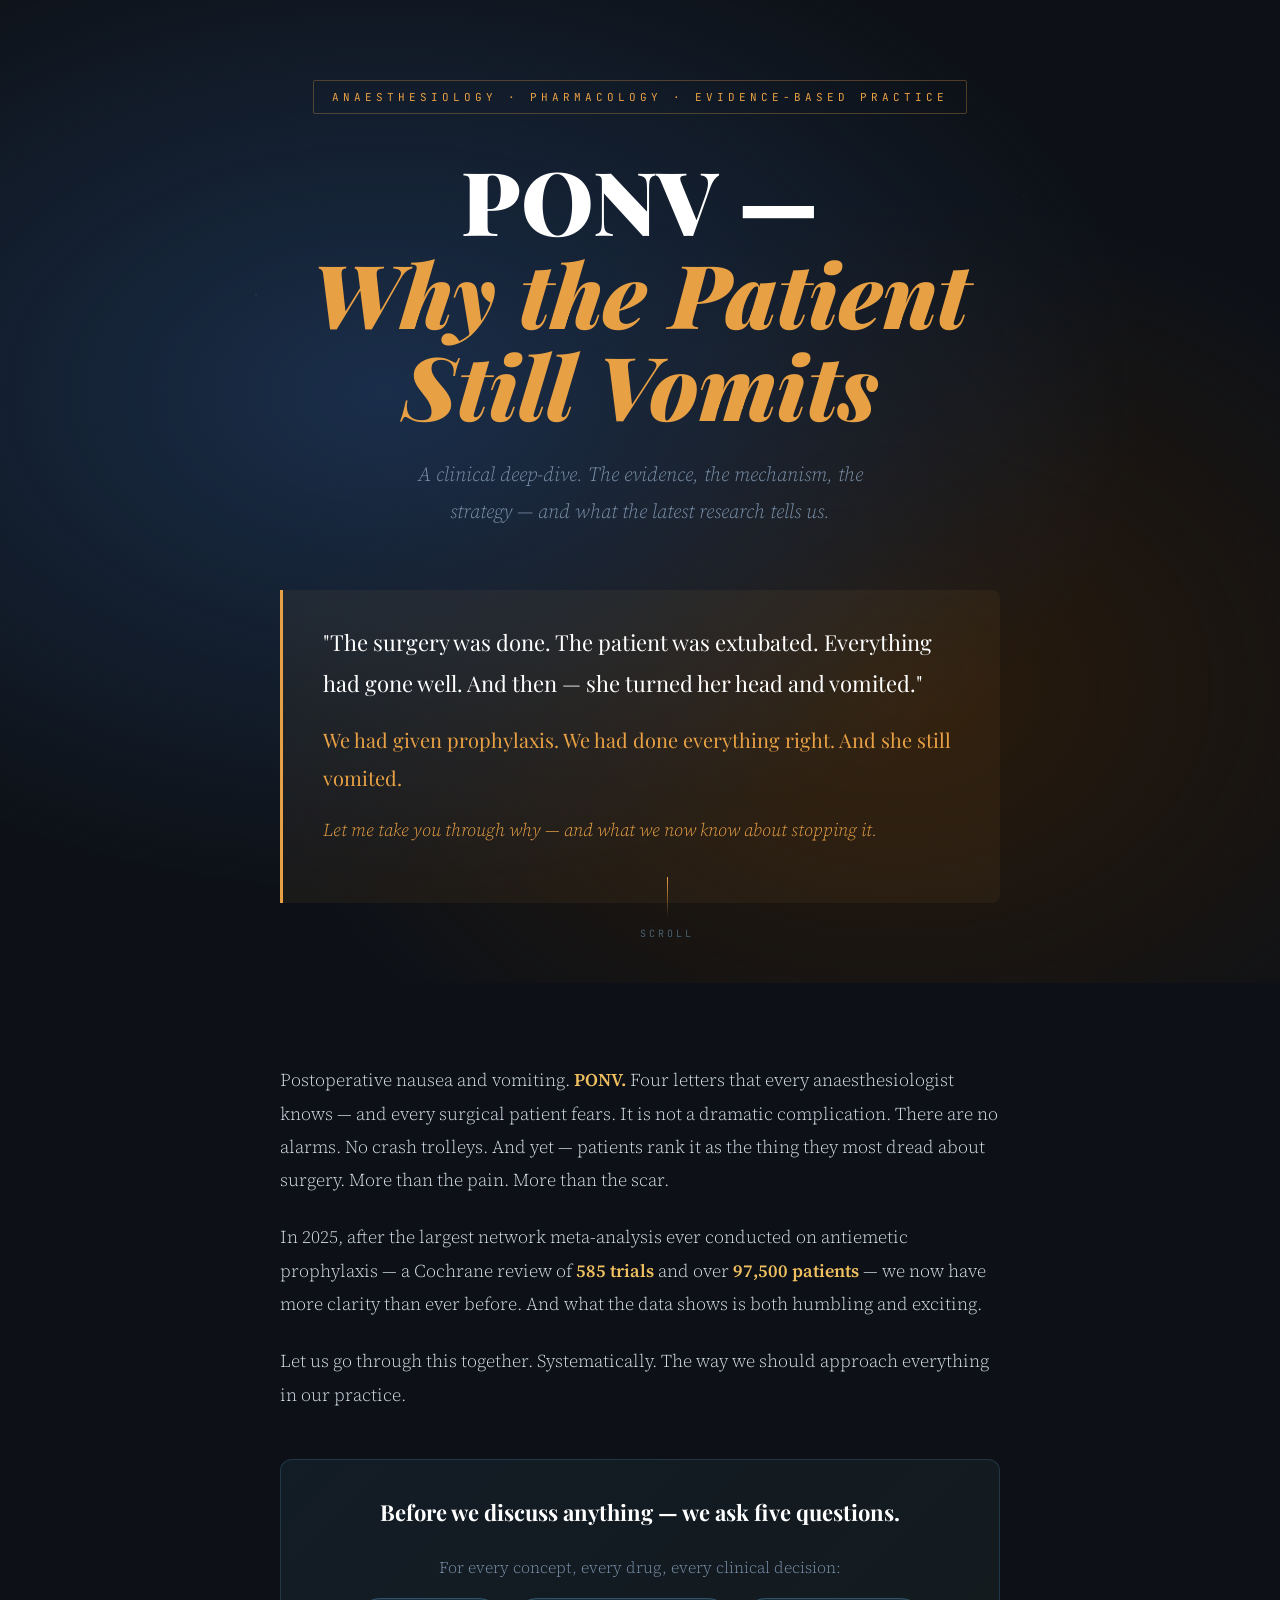
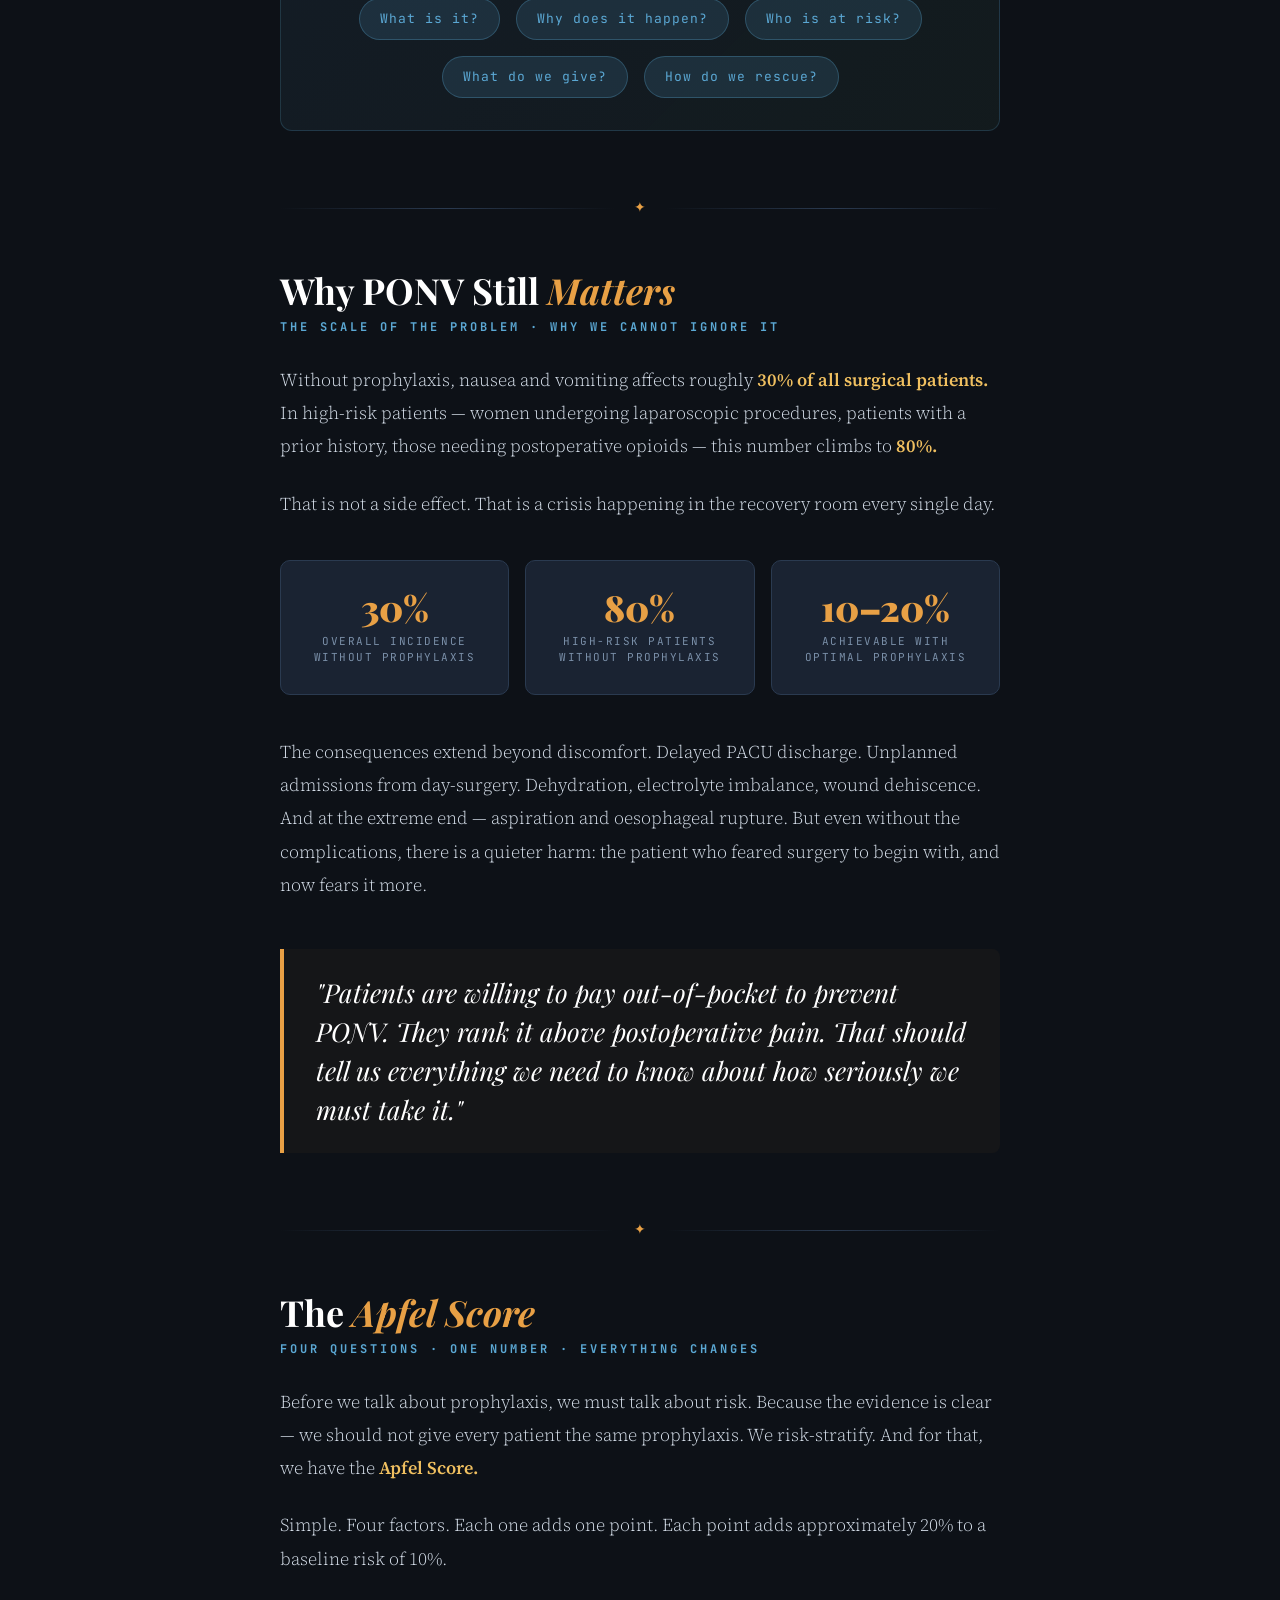
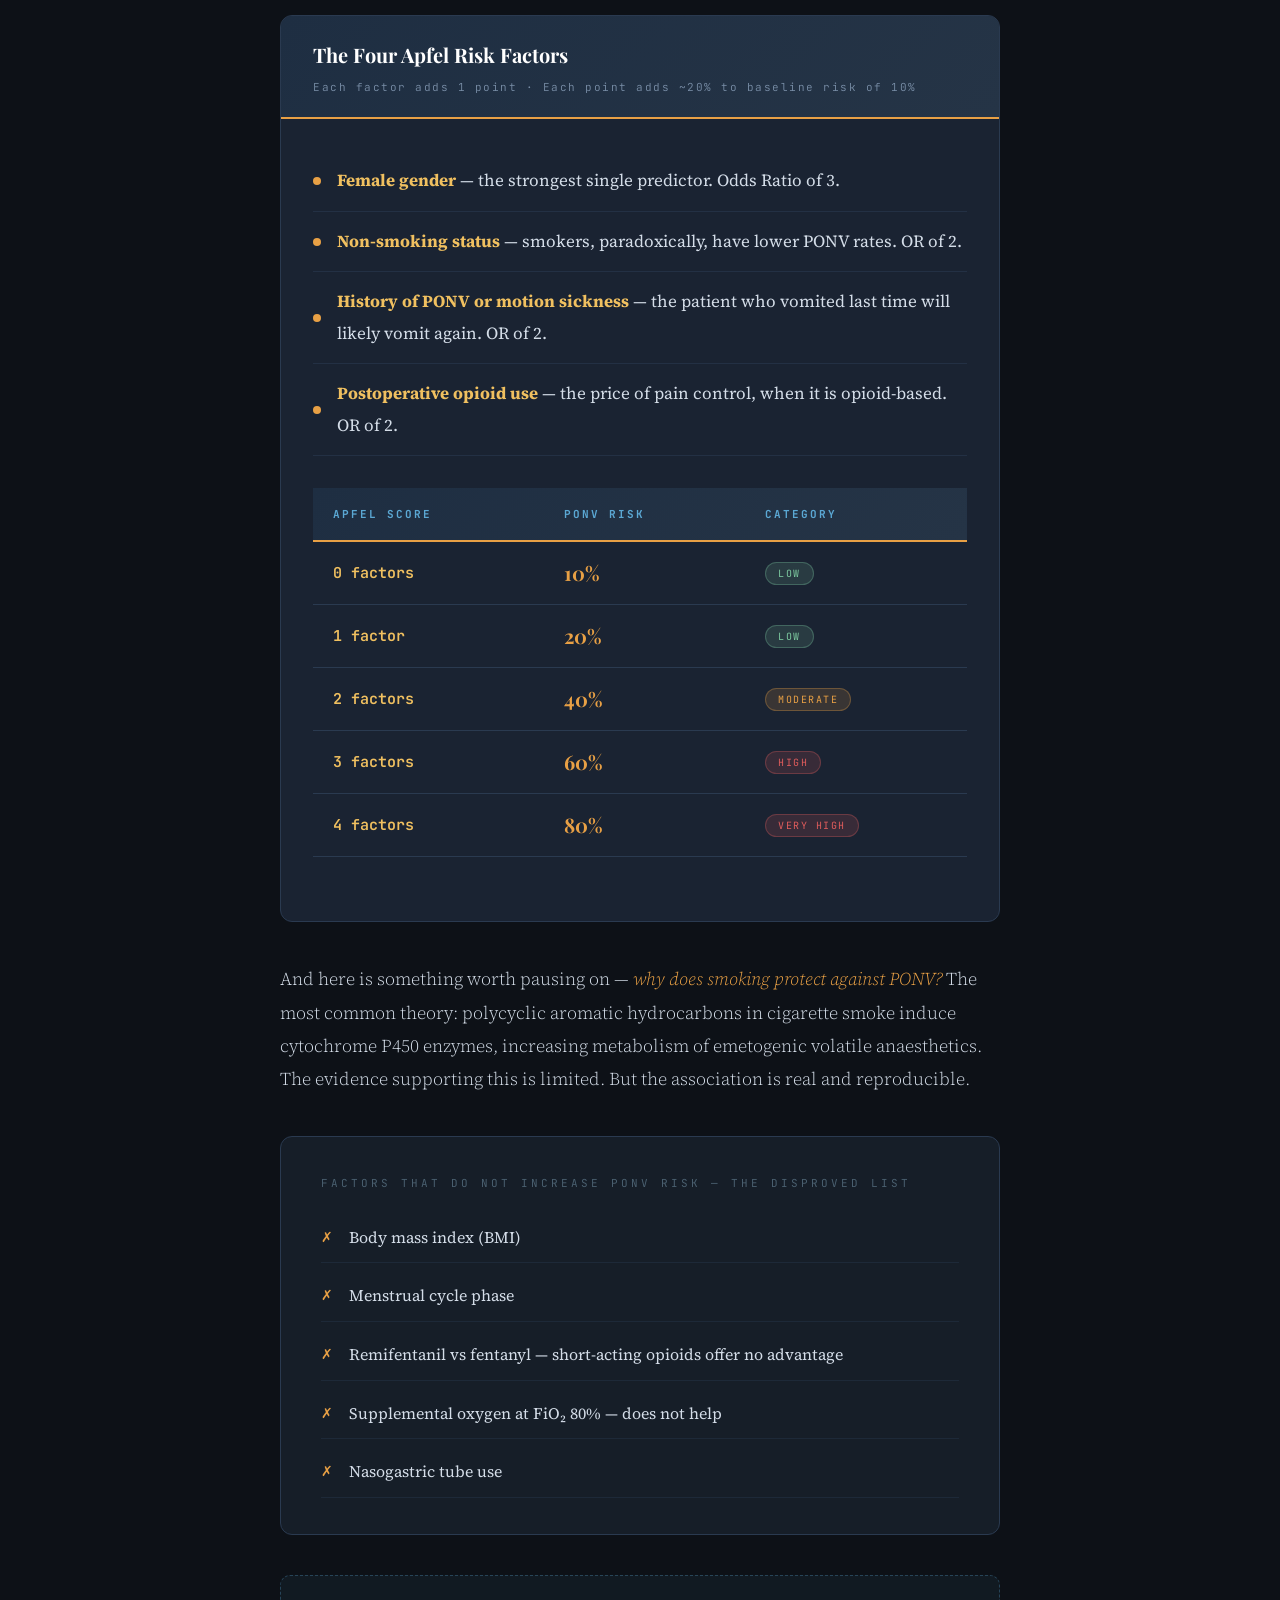
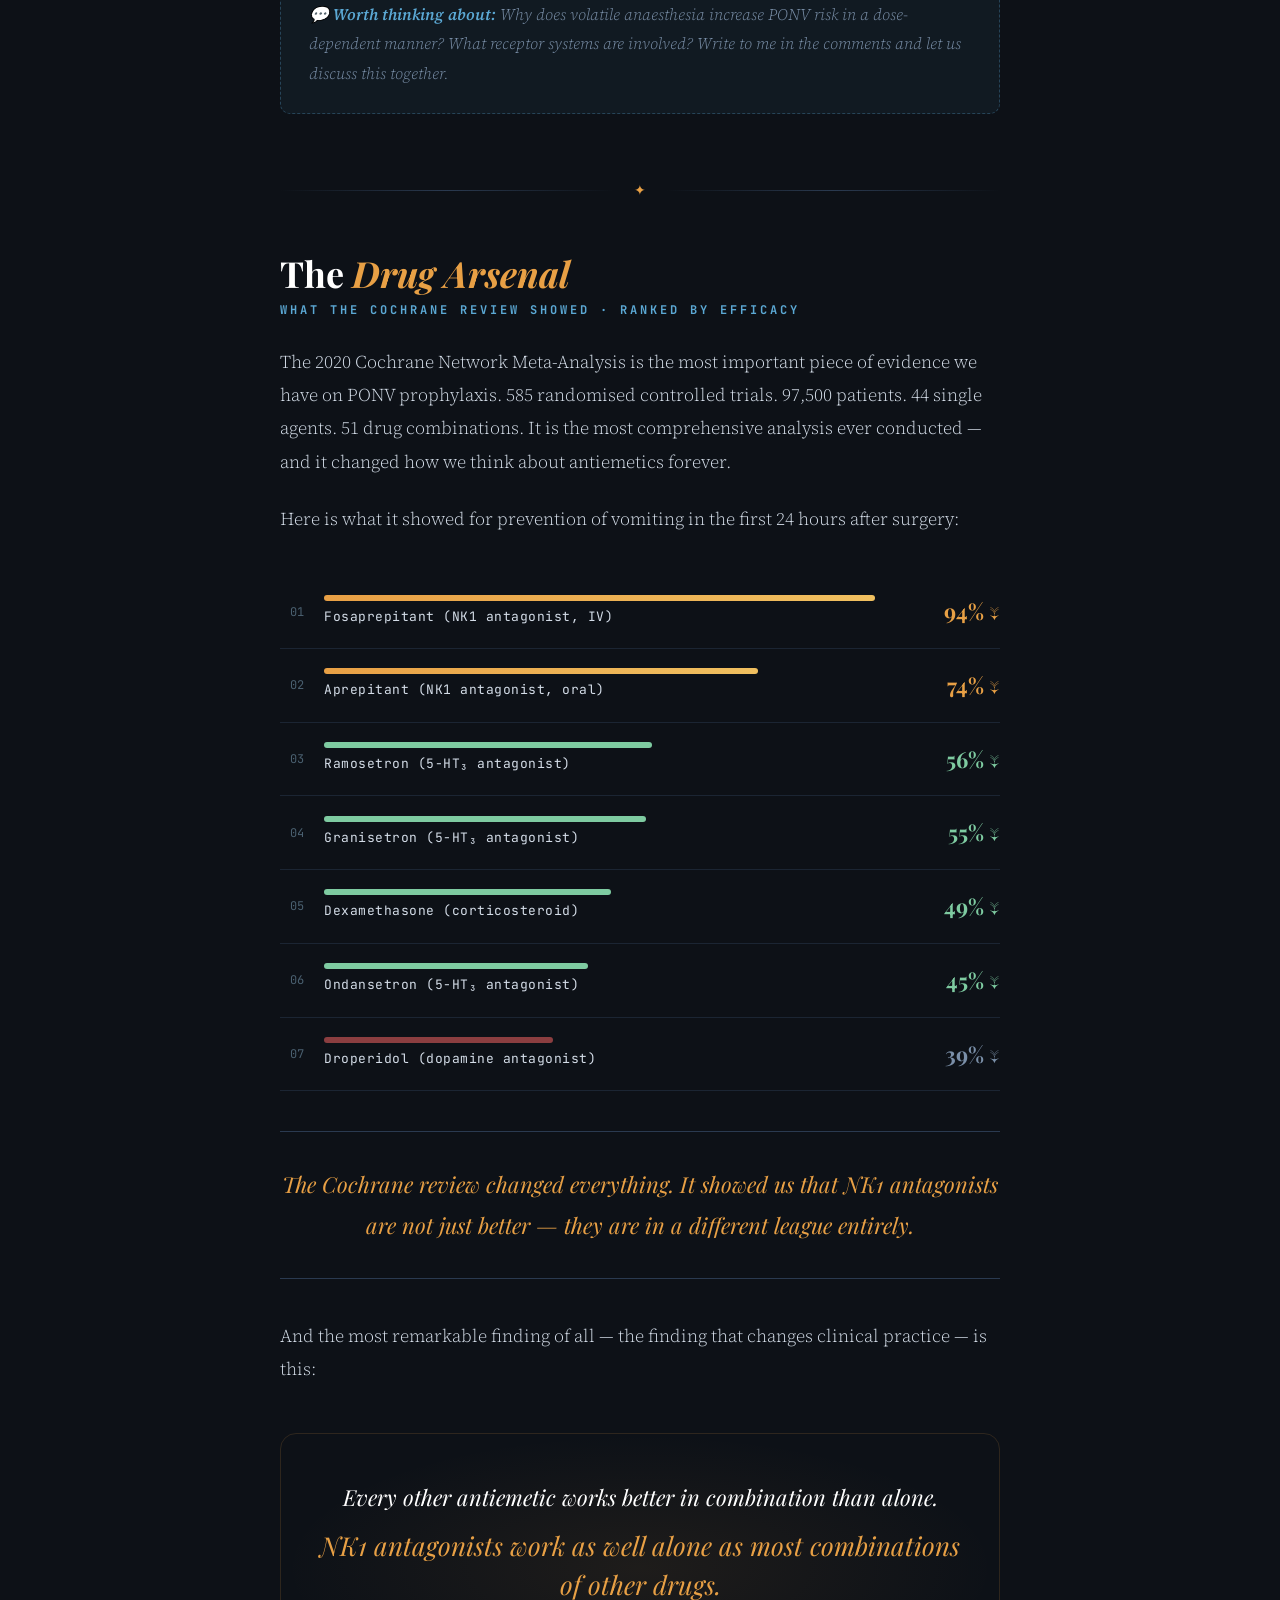
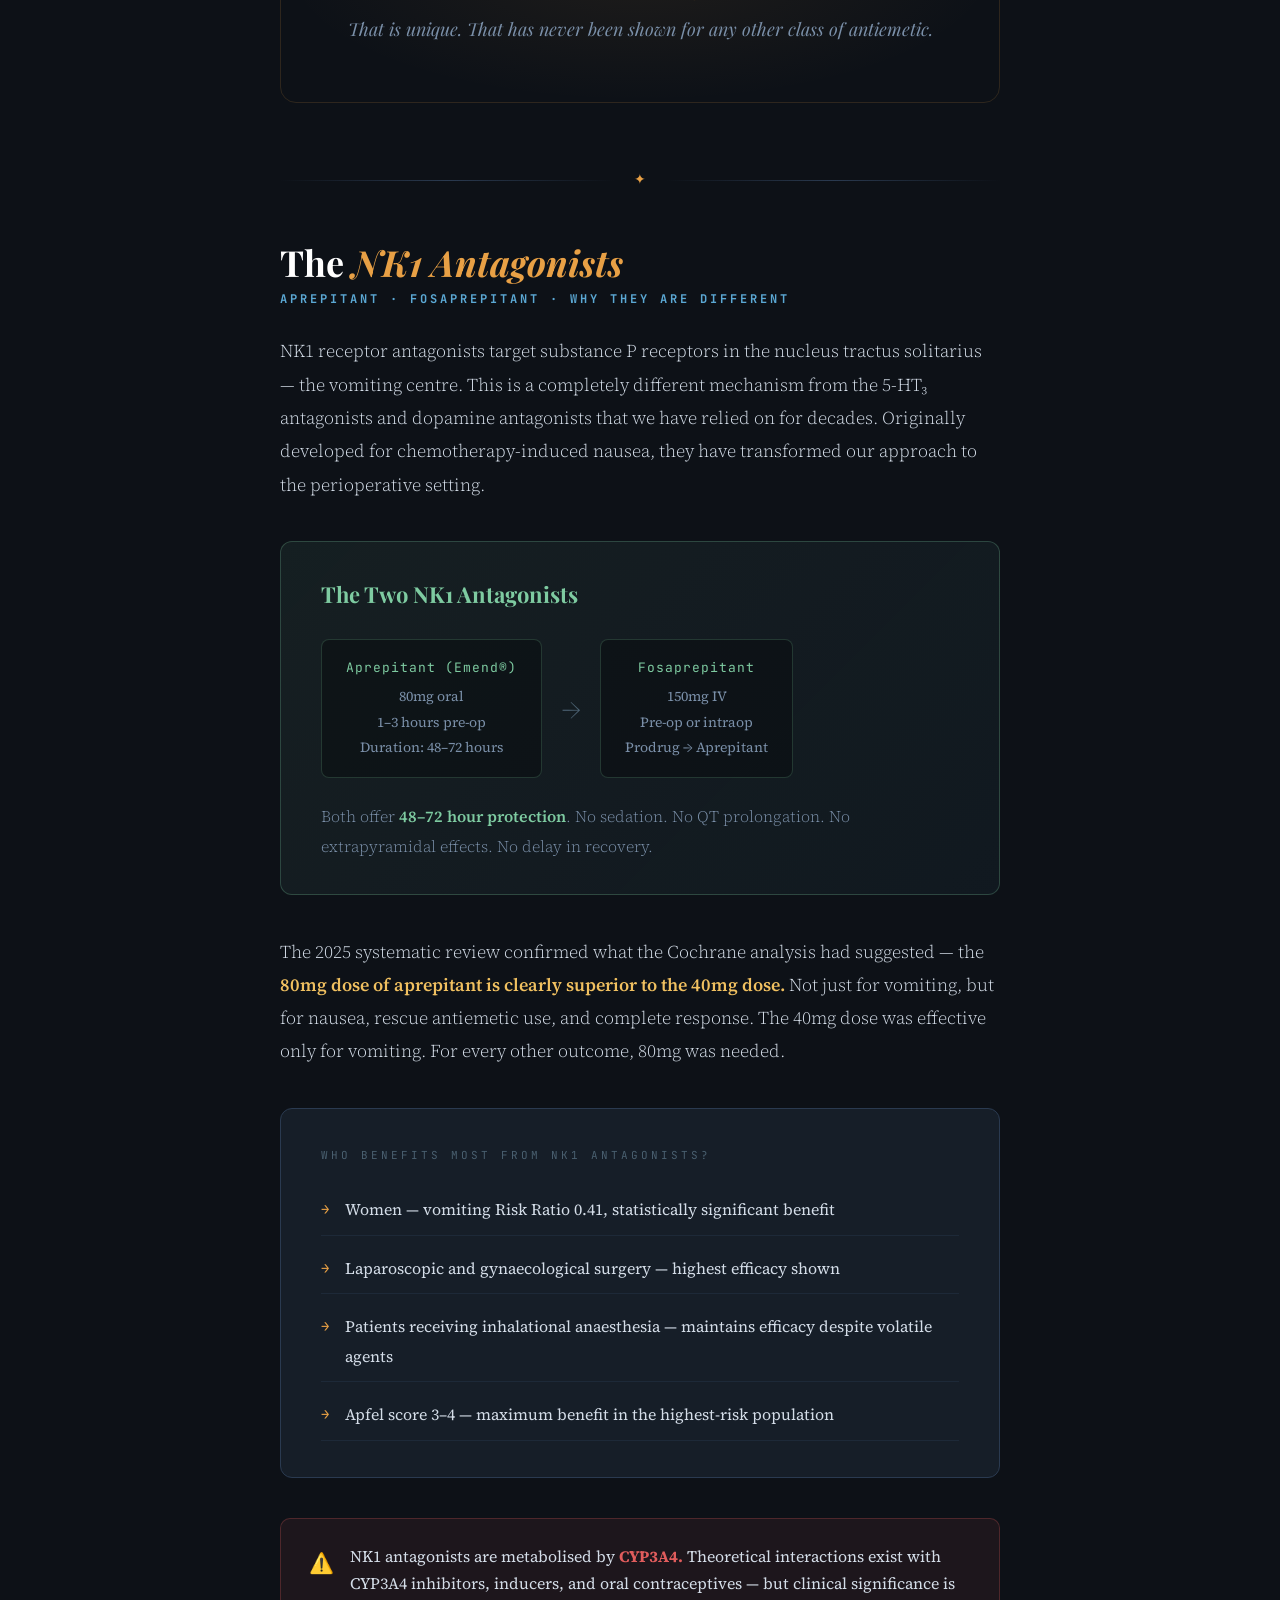
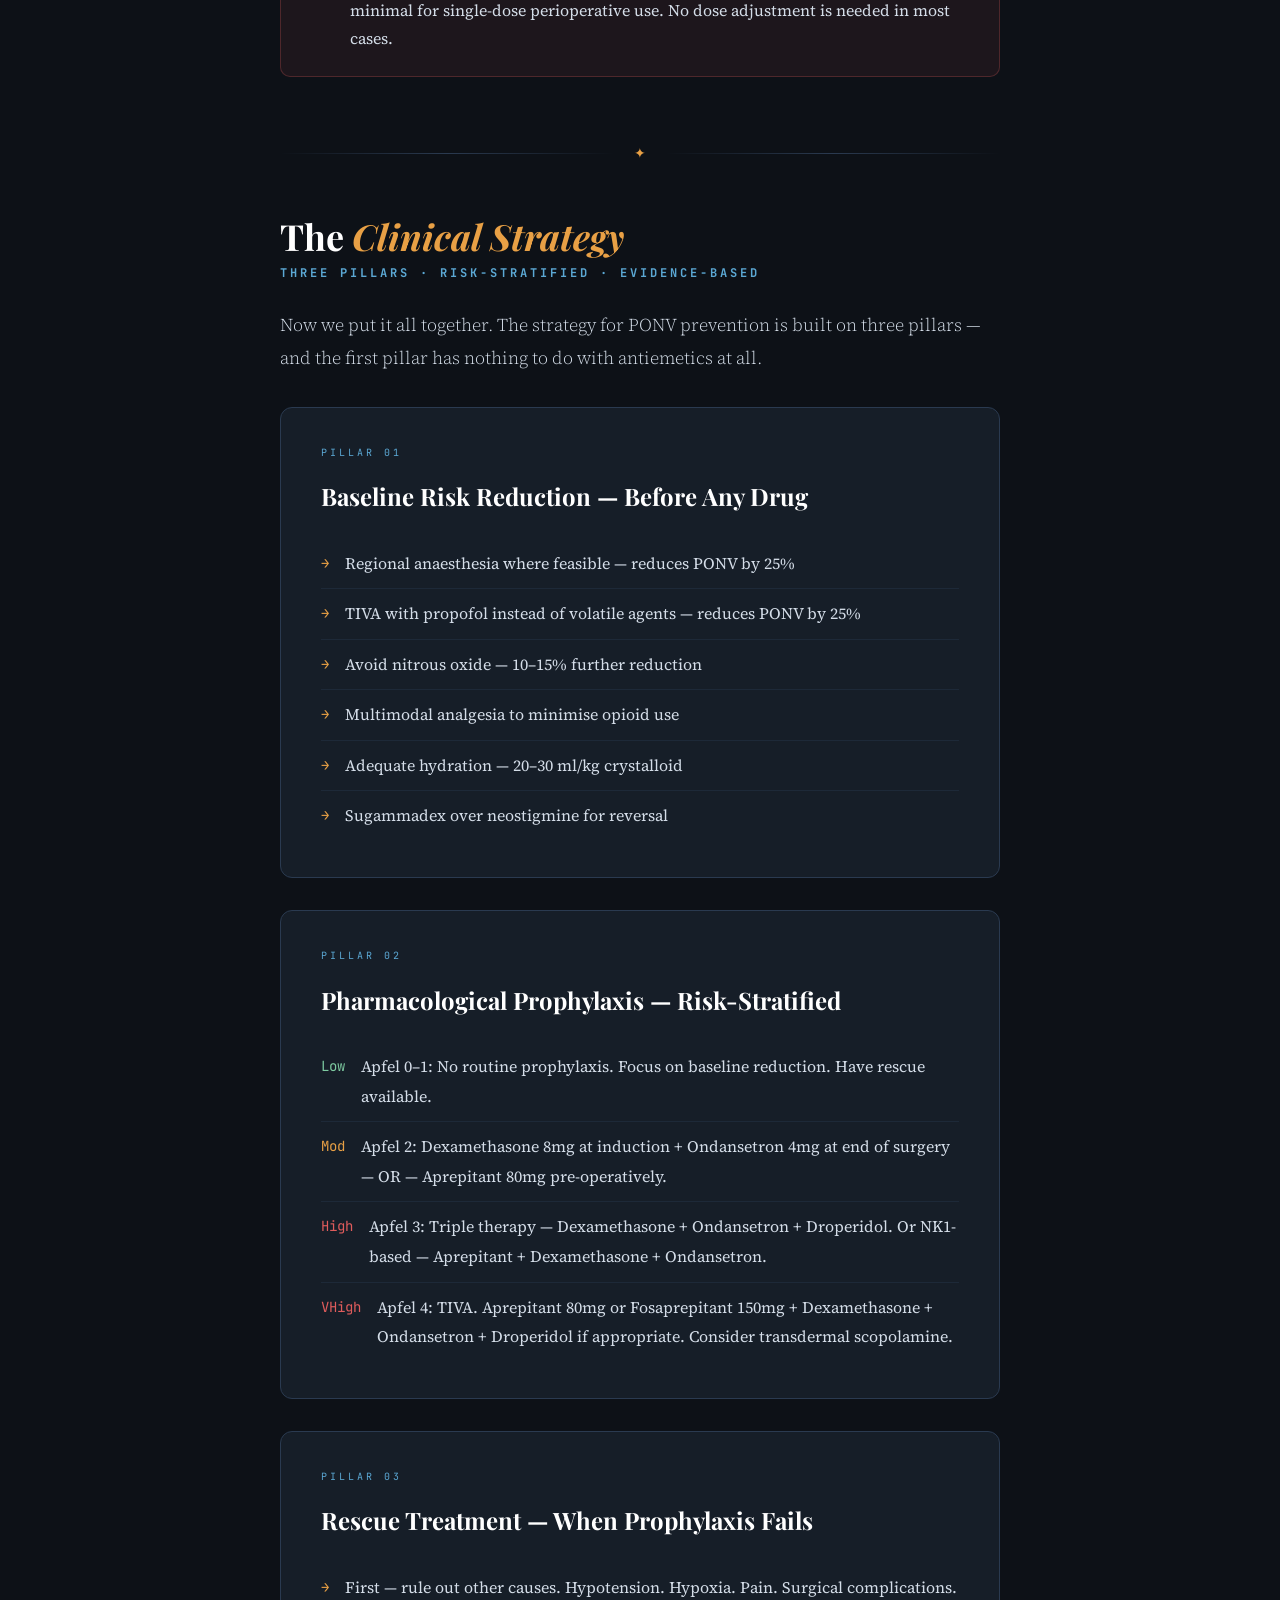
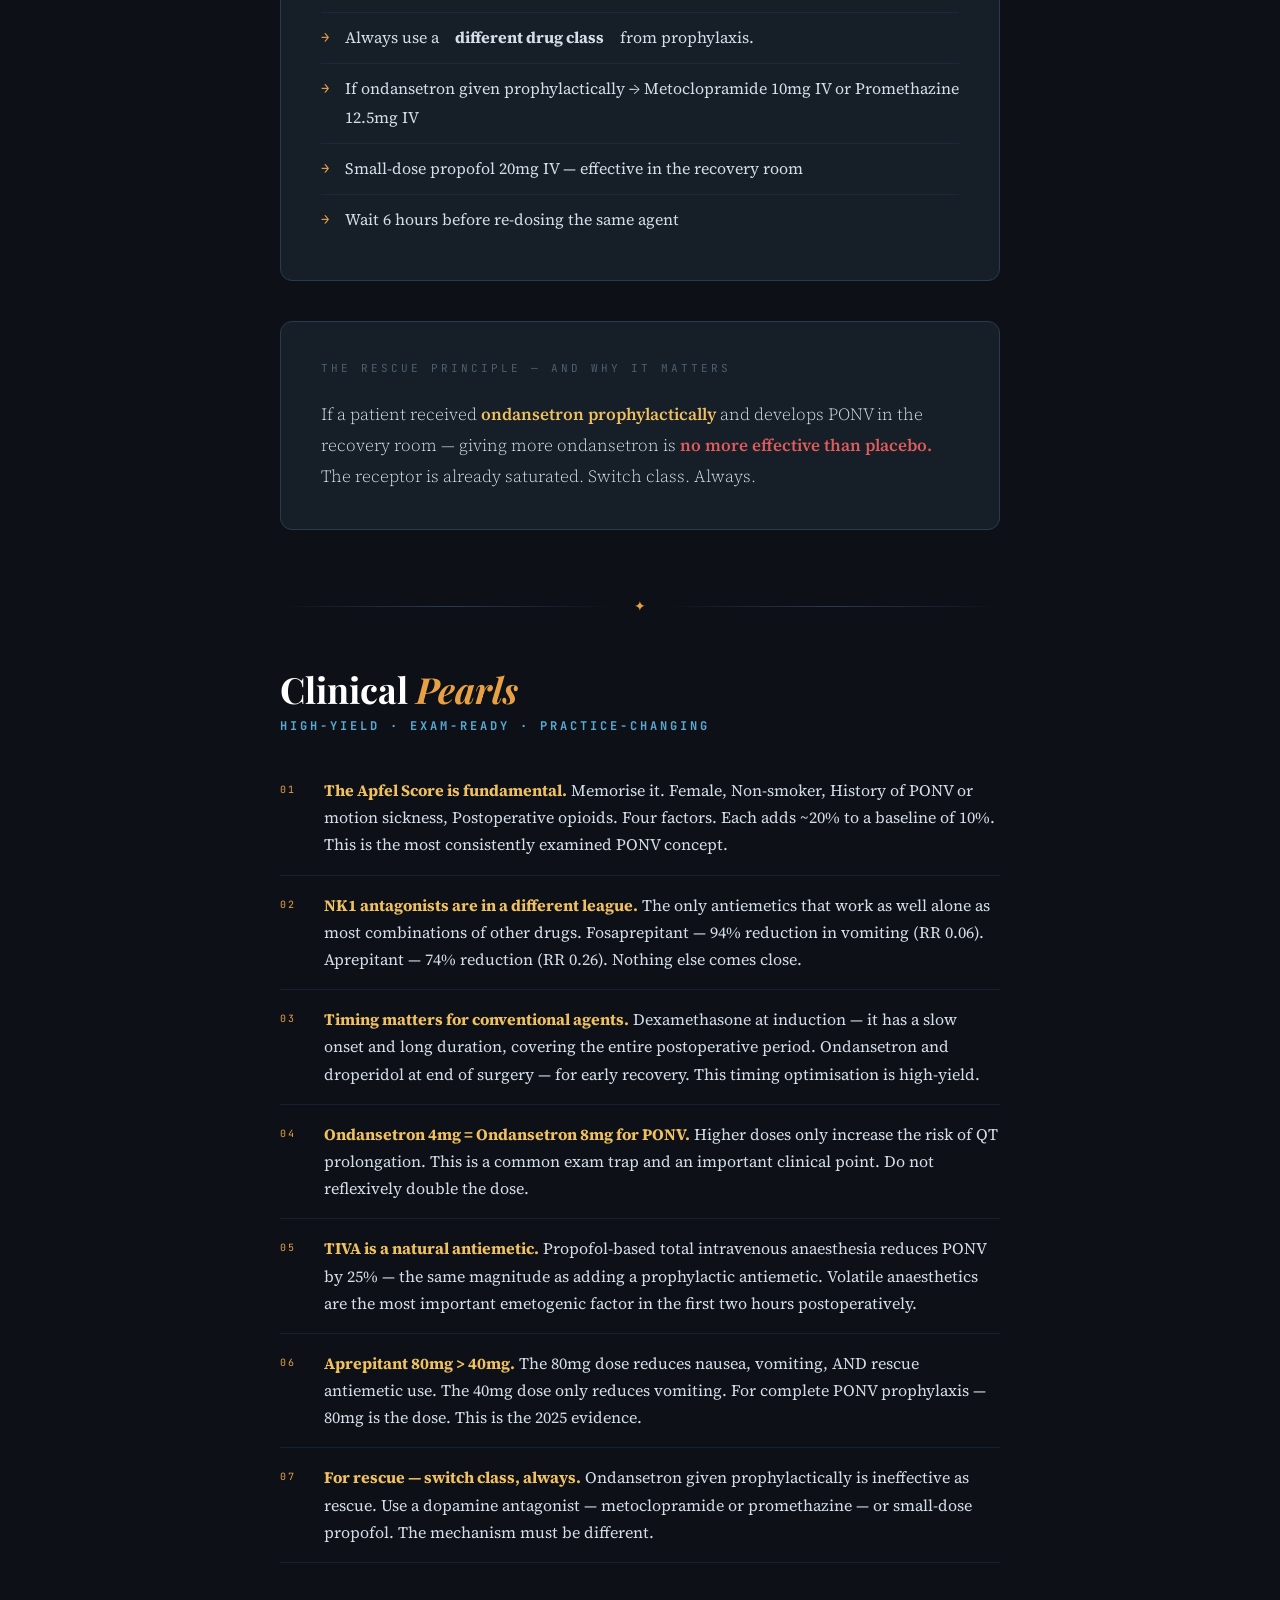
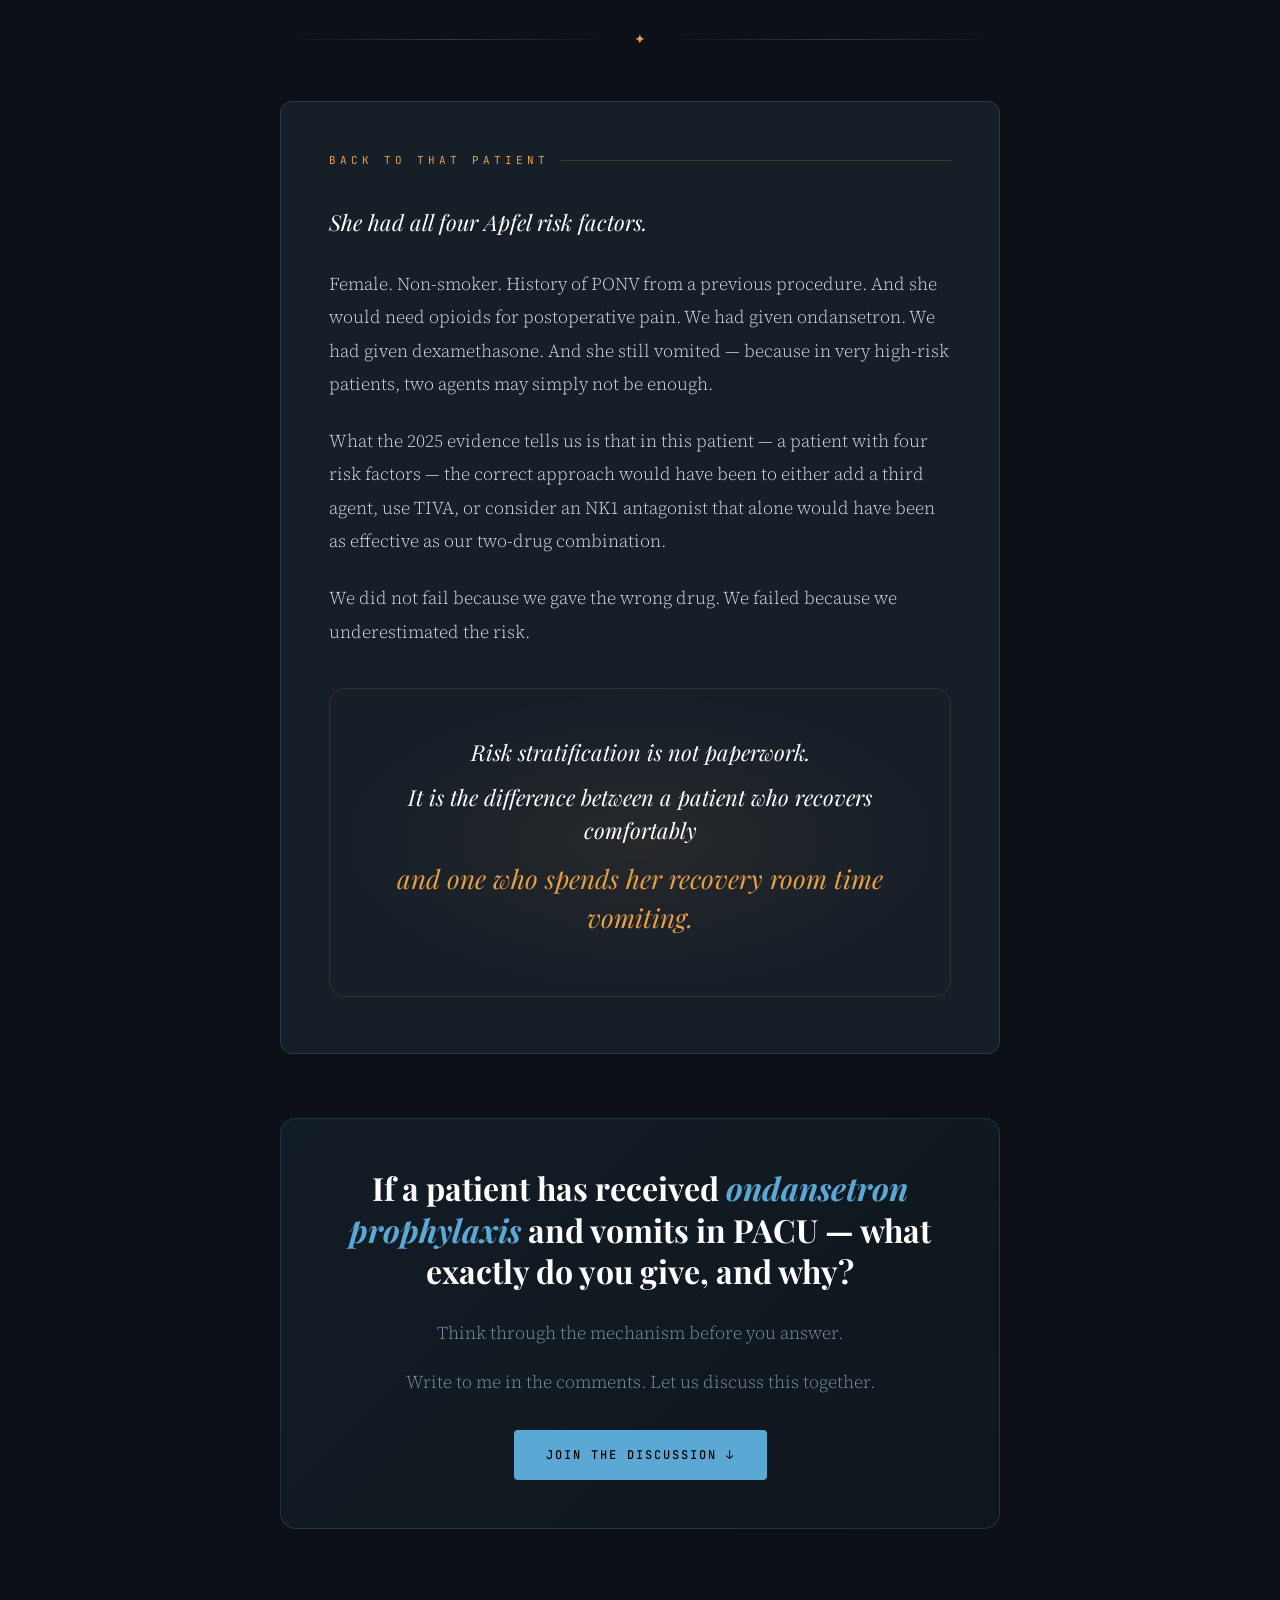
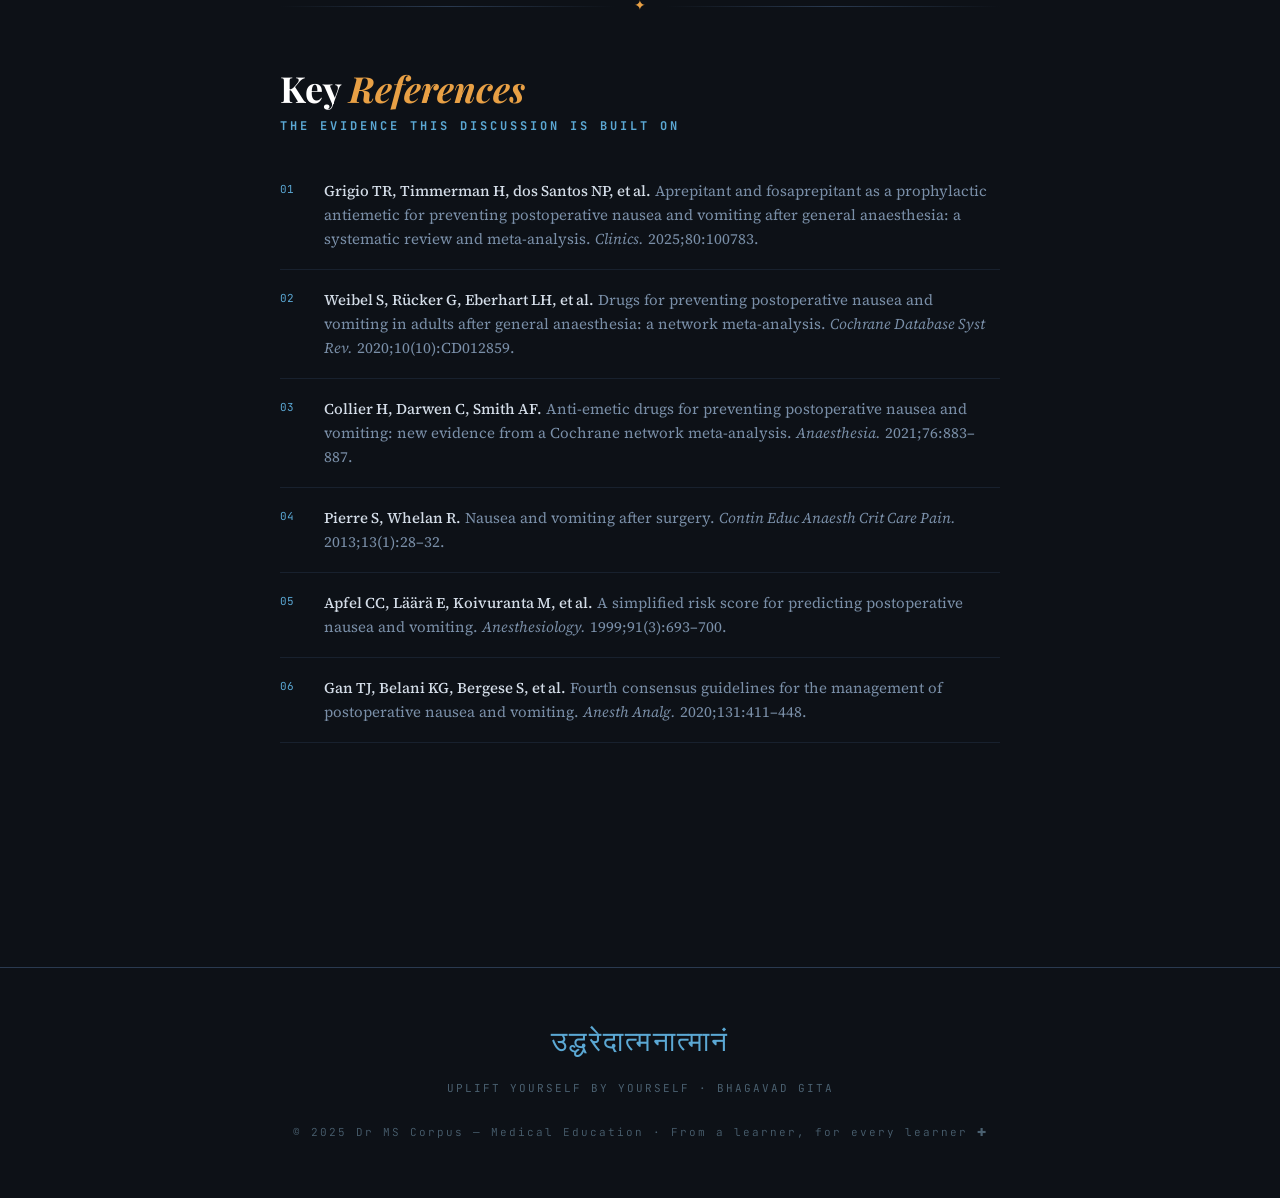
<file: blog/ponv_prophylaxis_blog_redesigned.html>
<!DOCTYPE html>
<html lang="en">
<head>
<meta charset="UTF-8">
<meta name="viewport" content="width=device-width, initial-scale=1.0">
<title>PONV — Why the Patient Still Vomits</title>
<link href="https://fonts.googleapis.com/css2?family=Playfair+Display:ital,wght@0,400;0,700;0,900;1,400;1,700&family=Source+Serif+4:ital,wght@0,300;0,400;0,600;1,300;1,400&family=JetBrains+Mono:wght@400;500&display=swap" rel="stylesheet">
<style>
  :root {
    --bg: #0d1117;
    --bg2: #111820;
    --bg3: #161e28;
    --card: #1a2332;
    --border: #2a3a50;
    --accent: #e8a045;
    --accent2: #5ba8d4;
    --accent3: #7ecba1;
    --text: #d4dde8;
    --text-muted: #7a8fa8;
    --text-dim: #4a6070;
    --red: #e05c5c;
    --gold: #f0c060;
  }

  * { margin: 0; padding: 0; box-sizing: border-box; }

  body {
    background: var(--bg);
    color: var(--text);
    font-family: 'Source Serif 4', Georgia, serif;
    font-size: 18px;
    line-height: 1.85;
    min-height: 100vh;
  }

  /* ── Hero ── */
  .hero {
    position: relative;
    min-height: 100vh;
    display: flex;
    flex-direction: column;
    align-items: center;
    justify-content: center;
    text-align: center;
    padding: 80px 40px;
    overflow: hidden;
    background: radial-gradient(ellipse at 30% 40%, #1a2e4a 0%, transparent 60%),
                radial-gradient(ellipse at 70% 70%, #2a1a0a 0%, transparent 50%),
                var(--bg);
  }

  .hero::before {
    content: '';
    position: absolute;
    inset: 0;
    background-image:
      radial-gradient(1px 1px at 20% 30%, rgba(232,160,69,0.3) 0%, transparent 100%),
      radial-gradient(1px 1px at 80% 20%, rgba(91,168,212,0.2) 0%, transparent 100%),
      radial-gradient(1px 1px at 50% 80%, rgba(232,160,69,0.15) 0%, transparent 100%);
    pointer-events: none;
  }

  .hero-tag {
    font-family: 'JetBrains Mono', monospace;
    font-size: 11px;
    letter-spacing: 4px;
    text-transform: uppercase;
    color: var(--accent);
    border: 1px solid rgba(232,160,69,0.3);
    padding: 6px 18px;
    border-radius: 2px;
    margin-bottom: 40px;
    animation: fadeUp 0.8s ease both;
  }

  .hero h1 {
    font-family: 'Playfair Display', serif;
    font-size: clamp(48px, 8vw, 88px);
    font-weight: 900;
    line-height: 1.05;
    color: #fff;
    margin-bottom: 24px;
    animation: fadeUp 0.8s 0.15s ease both;
  }

  .hero h1 em {
    font-style: italic;
    color: var(--accent);
  }

  .hero-sub {
    font-family: 'Source Serif 4', serif;
    font-style: italic;
    font-size: 20px;
    color: var(--text-muted);
    max-width: 500px;
    margin-bottom: 60px;
    animation: fadeUp 0.8s 0.3s ease both;
  }

  .hero-opening {
    max-width: 720px;
    background: rgba(232,160,69,0.06);
    border-left: 3px solid var(--accent);
    border-radius: 0 8px 8px 0;
    padding: 32px 40px;
    text-align: left;
    font-size: 20px;
    line-height: 1.9;
    color: var(--text);
    animation: fadeUp 0.8s 0.45s ease both;
  }

  .hero-opening .hook {
    font-family: 'Playfair Display', serif;
    font-size: 22px;
    font-weight: 400;
    color: #fff;
    margin-bottom: 16px;
  }

  .hero-opening .pullback {
    font-style: italic;
    color: var(--accent);
    font-size: 18px;
  }

  .scroll-hint {
    position: absolute;
    bottom: 40px;
    left: 50%;
    transform: translateX(-50%);
    display: flex;
    flex-direction: column;
    align-items: center;
    gap: 8px;
    color: var(--text-dim);
    font-family: 'JetBrains Mono', monospace;
    font-size: 10px;
    letter-spacing: 3px;
    text-transform: uppercase;
    animation: fadeUp 1s 0.8s ease both;
  }

  .scroll-line {
    width: 1px;
    height: 40px;
    background: linear-gradient(to bottom, var(--accent), transparent);
    animation: scrollPulse 2s infinite;
  }

  /* ── Content ── */
  .content {
    max-width: 800px;
    margin: 0 auto;
    padding: 80px 40px 120px;
  }

  /* ── Divider ── */
  .divider {
    display: flex;
    align-items: center;
    gap: 20px;
    margin: 64px 0 48px;
  }

  .divider-line {
    flex: 1;
    height: 1px;
    background: linear-gradient(to right, transparent, var(--border), transparent);
  }

  .divider-icon {
    color: var(--accent);
    font-size: 14px;
    font-family: 'JetBrains Mono', monospace;
  }

  /* ── Section headings ── */
  h2.section-title {
    font-family: 'Playfair Display', serif;
    font-size: 36px;
    font-weight: 700;
    color: #fff;
    margin-bottom: 8px;
    line-height: 1.2;
  }

  h2.section-title em {
    color: var(--accent);
    font-style: italic;
  }

  h3.sub-title {
    font-family: 'JetBrains Mono', monospace;
    font-size: 12px;
    letter-spacing: 3px;
    text-transform: uppercase;
    color: var(--accent2);
    margin-bottom: 24px;
    margin-top: -4px;
  }

  /* ── Body text ── */
  p {
    margin-bottom: 24px;
    color: var(--text);
    font-weight: 300;
  }

  p strong {
    color: var(--gold);
    font-weight: 600;
  }

  p em {
    color: var(--accent);
    font-style: italic;
  }

  /* ── Pull quote ── */
  .pull-quote {
    font-family: 'Playfair Display', serif;
    font-style: italic;
    font-size: 26px;
    line-height: 1.5;
    color: #fff;
    border-left: 4px solid var(--accent);
    padding: 24px 32px;
    margin: 48px 0;
    background: rgba(232,160,69,0.04);
    border-radius: 0 8px 8px 0;
  }

  /* ── Five questions ── */
  .five-questions {
    background: linear-gradient(135deg, rgba(91,168,212,0.08), rgba(126,203,161,0.05));
    border: 1px solid rgba(91,168,212,0.2);
    border-radius: 12px;
    padding: 32px 40px;
    margin: 48px 0;
    text-align: center;
  }

  .five-questions h3 {
    font-family: 'Playfair Display', serif;
    font-size: 22px;
    color: #fff;
    margin-bottom: 20px;
  }

  .questions-row {
    display: flex;
    justify-content: center;
    gap: 16px;
    flex-wrap: wrap;
    margin-top: 16px;
  }

  .question-pill {
    background: rgba(91,168,212,0.15);
    border: 1px solid rgba(91,168,212,0.3);
    color: var(--accent2);
    font-family: 'JetBrains Mono', monospace;
    font-size: 13px;
    padding: 8px 20px;
    border-radius: 100px;
    letter-spacing: 1px;
  }

  /* ── Patient card ── */
  .patient-card {
    background: var(--card);
    border: 1px solid var(--border);
    border-radius: 12px;
    overflow: hidden;
    margin: 48px 0;
  }

  .patient-header {
    background: linear-gradient(135deg, #1e2e42, #253446);
    padding: 20px 32px;
    display: flex;
    align-items: center;
    gap: 16px;
    border-bottom: 1px solid var(--border);
  }

  .patient-badge {
    background: var(--red);
    color: #fff;
    font-family: 'JetBrains Mono', monospace;
    font-size: 10px;
    letter-spacing: 2px;
    padding: 4px 10px;
    border-radius: 3px;
    font-weight: 500;
  }

  .patient-title {
    font-family: 'JetBrains Mono', monospace;
    font-size: 13px;
    color: var(--text-muted);
    letter-spacing: 1px;
  }

  .patient-body {
    padding: 32px;
  }

  .patient-row {
    display: flex;
    gap: 12px;
    margin-bottom: 12px;
    font-size: 16px;
    line-height: 1.6;
  }

  .patient-label {
    font-family: 'JetBrains Mono', monospace;
    font-size: 11px;
    color: var(--accent2);
    min-width: 130px;
    padding-top: 2px;
    letter-spacing: 1px;
    text-transform: uppercase;
  }

  .patient-value {
    color: var(--text);
    flex: 1;
  }

  .patient-value strong {
    color: var(--gold);
  }

  /* ── Stats grid ── */
  .stats-grid {
    display: grid;
    grid-template-columns: repeat(3, 1fr);
    gap: 16px;
    margin: 40px 0;
  }

  .stat-card {
    background: var(--card);
    border: 1px solid var(--border);
    border-radius: 10px;
    padding: 28px 20px;
    text-align: center;
  }

  .stat-number {
    font-family: 'Playfair Display', serif;
    font-size: 36px;
    font-weight: 900;
    color: var(--accent);
    line-height: 1;
    margin-bottom: 8px;
  }

  .stat-label {
    font-family: 'JetBrains Mono', monospace;
    font-size: 11px;
    letter-spacing: 1.5px;
    text-transform: uppercase;
    color: var(--text-muted);
    line-height: 1.5;
  }

  /* ── Goals list ── */
  .goals-list {
    list-style: none;
    margin: 24px 0 32px;
  }

  .goals-list li {
    display: flex;
    gap: 16px;
    margin-bottom: 20px;
    align-items: flex-start;
  }

  .goal-number {
    background: var(--accent);
    color: #000;
    font-family: 'JetBrains Mono', monospace;
    font-size: 12px;
    font-weight: 500;
    width: 28px;
    height: 28px;
    border-radius: 50%;
    display: flex;
    align-items: center;
    justify-content: center;
    flex-shrink: 0;
    margin-top: 2px;
  }

  .goal-text {
    color: var(--text);
    font-size: 17px;
    line-height: 1.7;
  }

  /* ── Apfel Card ── */
  .apfel-card {
    background: var(--card);
    border: 1px solid var(--border);
    border-radius: 12px;
    overflow: hidden;
    margin: 40px 0;
  }

  .apfel-header {
    background: linear-gradient(135deg, #1e2e42, #253446);
    padding: 20px 32px;
    border-bottom: 2px solid var(--accent);
  }

  .apfel-header h3 {
    font-family: 'Playfair Display', serif;
    font-size: 20px;
    color: #fff;
    margin-bottom: 4px;
  }

  .apfel-header p {
    font-family: 'JetBrains Mono', monospace;
    font-size: 11px;
    color: var(--text-muted);
    letter-spacing: 1.5px;
    margin-bottom: 0;
  }

  .apfel-body {
    padding: 32px;
  }

  .apfel-factors {
    list-style: none;
    margin-bottom: 32px;
  }

  .apfel-factors li {
    display: flex;
    align-items: center;
    gap: 16px;
    padding: 14px 0;
    border-bottom: 1px solid rgba(42,58,80,0.6);
    font-size: 17px;
    color: var(--text);
  }

  .apfel-dot {
    width: 8px;
    height: 8px;
    border-radius: 50%;
    background: var(--accent);
    flex-shrink: 0;
  }

  /* ── Risk table ── */
  .risk-table {
    width: 100%;
    border-collapse: collapse;
    margin: 32px 0;
    font-size: 16px;
  }

  .risk-table thead tr {
    background: linear-gradient(135deg, #1e2e42, #253446);
  }

  .risk-table thead th {
    padding: 16px 20px;
    text-align: left;
    font-family: 'JetBrains Mono', monospace;
    font-size: 11px;
    letter-spacing: 2px;
    text-transform: uppercase;
    color: var(--accent2);
    border-bottom: 2px solid var(--accent);
  }

  .risk-table tbody tr {
    border-bottom: 1px solid var(--border);
    transition: background 0.2s;
  }

  .risk-table tbody tr:hover {
    background: rgba(232,160,69,0.04);
  }

  .risk-table td {
    padding: 16px 20px;
    vertical-align: middle;
    line-height: 1.5;
  }

  .risk-table td:first-child {
    color: var(--gold);
    font-weight: 600;
    font-size: 15px;
    font-family: 'JetBrains Mono', monospace;
  }

  .risk-table td:nth-child(2) {
    color: var(--accent);
    font-family: 'Playfair Display', serif;
    font-size: 20px;
    font-weight: 700;
  }

  .risk-table td:last-child {
    color: var(--text-muted);
    font-size: 15px;
  }

  .risk-badge {
    display: inline-block;
    padding: 3px 12px;
    border-radius: 100px;
    font-family: 'JetBrains Mono', monospace;
    font-size: 10px;
    letter-spacing: 1.5px;
    text-transform: uppercase;
  }

  .risk-low { background: rgba(126,203,161,0.15); color: var(--accent3); border: 1px solid rgba(126,203,161,0.3); }
  .risk-mod { background: rgba(232,160,69,0.15); color: var(--accent); border: 1px solid rgba(232,160,69,0.3); }
  .risk-high { background: rgba(224,92,92,0.15); color: var(--red); border: 1px solid rgba(224,92,92,0.3); }

  /* ── Drug ranking ── */
  .drug-ranking {
    margin: 40px 0;
  }

  .drug-rank-row {
    display: flex;
    align-items: center;
    gap: 20px;
    padding: 16px 0;
    border-bottom: 1px solid rgba(42,58,80,0.5);
  }

  .rank-num {
    font-family: 'JetBrains Mono', monospace;
    font-size: 12px;
    color: var(--text-dim);
    min-width: 24px;
    text-align: right;
  }

  .rank-bar-wrap {
    flex: 1;
    position: relative;
  }

  .rank-bar {
    height: 6px;
    border-radius: 3px;
    background: var(--accent3);
    margin-bottom: 4px;
    transition: width 0.6s ease;
  }

  .rank-bar.top { background: linear-gradient(to right, var(--accent), var(--gold)); }

  .rank-drug-name {
    font-family: 'JetBrains Mono', monospace;
    font-size: 13px;
    color: var(--text);
    letter-spacing: 0.5px;
  }

  .rank-reduction {
    font-family: 'Playfair Display', serif;
    font-size: 22px;
    font-weight: 700;
    color: var(--accent3);
    min-width: 70px;
    text-align: right;
  }

  .rank-reduction.top-rank { color: var(--accent); }

  /* ── Drug combo ── */
  .drug-box {
    background: linear-gradient(135deg, rgba(126,203,161,0.08), rgba(91,168,212,0.05));
    border: 1px solid rgba(126,203,161,0.25);
    border-radius: 12px;
    padding: 32px 40px;
    margin: 40px 0;
  }

  .drug-box h3 {
    font-family: 'Playfair Display', serif;
    font-size: 22px;
    color: var(--accent3);
    margin-bottom: 20px;
  }

  .drug-combo {
    display: flex;
    align-items: center;
    gap: 20px;
    flex-wrap: wrap;
    margin: 24px 0;
  }

  .drug-item {
    background: rgba(0,0,0,0.3);
    border: 1px solid rgba(126,203,161,0.2);
    border-radius: 8px;
    padding: 16px 24px;
    text-align: center;
  }

  .drug-item .drug-name {
    font-family: 'JetBrains Mono', monospace;
    font-size: 13px;
    color: var(--accent3);
    letter-spacing: 1px;
    margin-bottom: 4px;
  }

  .drug-item .drug-detail {
    font-size: 14px;
    color: var(--text-muted);
  }

  .drug-plus {
    font-size: 28px;
    color: var(--text-dim);
    font-weight: 300;
  }

  /* ── Strategy pillars ── */
  .pillar {
    background: var(--bg3);
    border: 1px solid var(--border);
    border-radius: 12px;
    padding: 36px 40px;
    margin: 32px 0;
  }

  .pillar-label {
    font-family: 'JetBrains Mono', monospace;
    font-size: 10px;
    letter-spacing: 3px;
    text-transform: uppercase;
    color: var(--accent2);
    margin-bottom: 12px;
  }

  .pillar h3 {
    font-family: 'Playfair Display', serif;
    font-size: 24px;
    color: #fff;
    margin-bottom: 20px;
  }

  .pillar-steps {
    list-style: none;
  }

  .pillar-steps li {
    display: flex;
    align-items: flex-start;
    gap: 16px;
    padding: 10px 0;
    border-bottom: 1px solid rgba(42,58,80,0.4);
    font-size: 16px;
    color: var(--text);
  }

  .pillar-steps li:last-child { border-bottom: none; }

  .flow-arrow {
    color: var(--accent);
    font-family: 'JetBrains Mono', monospace;
    font-size: 14px;
    margin-top: 2px;
    flex-shrink: 0;
  }

  /* ── Last warning ── */
  .last-warning {
    background: rgba(224,92,92,0.08);
    border: 1px solid rgba(224,92,92,0.25);
    border-radius: 10px;
    padding: 24px 28px;
    margin: 32px 0;
    display: flex;
    gap: 16px;
    align-items: flex-start;
  }

  .warning-icon { font-size: 20px; flex-shrink: 0; margin-top: 2px; }

  .warning-text { font-size: 16px; color: var(--text); line-height: 1.7; }
  .warning-text strong { color: var(--red); }

  /* ── Fire analogy / Big statement ── */
  .fire-analogy {
    text-align: center;
    padding: 48px 32px;
    margin: 48px 0;
    background: radial-gradient(ellipse at center, rgba(232,160,69,0.08), transparent 70%);
    border-radius: 16px;
    position: relative;
  }

  .fire-analogy::before {
    content: '';
    position: absolute;
    inset: 0;
    border-radius: 16px;
    border: 1px solid rgba(232,160,69,0.15);
  }

  .fire-line {
    font-family: 'Playfair Display', serif;
    font-style: italic;
    font-size: 22px;
    color: #fff;
    margin-bottom: 12px;
    line-height: 1.5;
  }

  /* ── Concept box ── */
  .concept-box {
    background: var(--bg3);
    border-radius: 12px;
    padding: 36px 40px;
    margin: 40px 0;
    border: 1px solid var(--border);
  }

  .concept-title {
    font-family: 'JetBrains Mono', monospace;
    font-size: 11px;
    letter-spacing: 3px;
    text-transform: uppercase;
    color: var(--text-dim);
    margin-bottom: 20px;
  }

  .concept-flow { display: flex; flex-direction: column; gap: 8px; }

  .flow-step {
    display: flex;
    align-items: flex-start;
    gap: 16px;
    font-size: 16px;
    color: var(--text);
    padding: 10px 0;
    border-bottom: 1px solid rgba(42,58,80,0.4);
  }

  /* ── Discussion box ── */
  .discussion-box {
    background: rgba(91,168,212,0.06);
    border: 1px dashed rgba(91,168,212,0.3);
    border-radius: 10px;
    padding: 24px 28px;
    margin: 32px 0;
  }

  .discussion-box p {
    margin-bottom: 0;
    font-size: 16px;
    color: var(--text-muted);
    font-style: italic;
  }

  .discussion-box p strong { color: var(--accent2); }

  /* ── Pearls list ── */
  .pearls-list {
    list-style: none;
    margin: 24px 0;
  }

  .pearls-list li {
    display: flex;
    gap: 16px;
    align-items: flex-start;
    padding: 16px 0;
    border-bottom: 1px solid rgba(42,58,80,0.4);
  }

  .pearl-num {
    font-family: 'JetBrains Mono', monospace;
    font-size: 10px;
    letter-spacing: 2px;
    color: var(--accent);
    min-width: 28px;
    padding-top: 4px;
  }

  .pearl-text { font-size: 16px; color: var(--text); line-height: 1.7; }
  .pearl-text strong { color: var(--gold); }

  /* ── Alive line ── */
  .alive-line {
    font-family: 'Playfair Display', serif;
    font-style: italic;
    font-size: 22px;
    color: var(--accent);
    text-align: center;
    padding: 32px 0;
    border-top: 1px solid var(--border);
    border-bottom: 1px solid var(--border);
    margin: 40px 0;
  }

  /* ── Closing question ── */
  .closing-question {
    background: linear-gradient(135deg, rgba(91,168,212,0.08), rgba(91,168,212,0.03));
    border: 1px solid rgba(91,168,212,0.2);
    border-radius: 16px;
    padding: 48px 48px;
    margin: 64px 0 0;
    text-align: center;
  }

  .closing-question h2 {
    font-family: 'Playfair Display', serif;
    font-size: 32px;
    color: #fff;
    line-height: 1.3;
    margin-bottom: 24px;
  }

  .closing-question h2 em { color: var(--accent2); font-style: italic; }

  .closing-question p {
    font-size: 18px;
    color: var(--text-muted);
    margin-bottom: 0;
  }

  .closing-question .cta {
    display: inline-block;
    margin-top: 32px;
    background: var(--accent2);
    color: #000;
    font-family: 'JetBrains Mono', monospace;
    font-size: 12px;
    letter-spacing: 2px;
    text-transform: uppercase;
    padding: 14px 32px;
    border-radius: 4px;
    text-decoration: none;
    font-weight: 500;
  }

  /* ── References ── */
  .refs-section {
    margin: 64px 0 0;
  }

  .refs-list {
    list-style: none;
    margin: 24px 0;
  }

  .refs-list li {
    display: flex;
    gap: 20px;
    padding: 18px 0;
    border-bottom: 1px solid rgba(42,58,80,0.4);
    font-size: 15px;
    line-height: 1.6;
  }

  .ref-num {
    font-family: 'JetBrains Mono', monospace;
    font-size: 11px;
    color: var(--accent2);
    min-width: 24px;
    padding-top: 2px;
  }

  .ref-text { color: var(--text-muted); }
  .ref-text strong { color: var(--text); font-weight: 500; }
  .ref-text em { color: var(--text-muted); font-style: italic; }

  /* ── Footer brand ── */
  .brand-footer {
    text-align: center;
    padding: 48px 40px 32px;
    border-top: 1px solid var(--border);
    margin-top: 80px;
  }

  .brand-footer .sanskrit {
    font-family: 'Source Serif 4', serif;
    font-size: clamp(18px, 2.5vw, 28px);
    color: var(--accent2);
    letter-spacing: 2px;
    margin-bottom: 10px;
  }

  .brand-footer .sanskrit-meaning {
    font-family: 'JetBrains Mono', monospace;
    font-size: 11px;
    letter-spacing: 2px;
    text-transform: uppercase;
    color: var(--text-dim);
  }

  /* ── Animations ── */
  @keyframes fadeUp {
    from { opacity: 0; transform: translateY(20px); }
    to { opacity: 1; transform: translateY(0); }
  }

  @keyframes scrollPulse {
    0%, 100% { opacity: 0.4; }
    50% { opacity: 1; }
  }

  /* ── Responsive ── */
  @media (max-width: 680px) {
    .content { padding: 60px 24px 80px; }
    .stats-grid { grid-template-columns: 1fr; }
    .drug-combo { flex-direction: column; }
    .closing-question { padding: 36px 28px; }
    .hero-opening { padding: 24px 28px; }
  }
</style>
</head>
<body>

<!-- ────────────── HERO ────────────── -->
<section class="hero">
  <div class="hero-tag">Anaesthesiology · Pharmacology · Evidence-Based Practice</div>
  <h1>PONV —<br><em>Why the Patient<br>Still Vomits</em></h1>
  <p class="hero-sub">A clinical deep-dive. The evidence, the mechanism, the strategy — and what the latest research tells us.</p>

  <div class="hero-opening">
    <p class="hook">"The surgery was done. The patient was extubated. Everything had gone well. And then — she turned her head and vomited."</p>
    <p class="hook" style="color:var(--accent);font-size:20px;margin-bottom:16px;">We had given prophylaxis. We had done everything right. And she still vomited.</p>
    <p class="pullback">Let me take you through why — and what we now know about stopping it.</p>
  </div>

  <div class="scroll-hint">
    <div class="scroll-line"></div>
    scroll
  </div>
</section>

<!-- ────────────── CONTENT ────────────── -->
<main class="content">

  <p>Postoperative nausea and vomiting. <strong>PONV.</strong> Four letters that every anaesthesiologist knows — and every surgical patient fears. It is not a dramatic complication. There are no alarms. No crash trolleys. And yet — patients rank it as the thing they most dread about surgery. More than the pain. More than the scar.</p>

  <p>In 2025, after the largest network meta-analysis ever conducted on antiemetic prophylaxis — a Cochrane review of <strong>585 trials</strong> and over <strong>97,500 patients</strong> — we now have more clarity than ever before. And what the data shows is both humbling and exciting.</p>

  <p>Let us go through this together. Systematically. The way we should approach everything in our practice.</p>

  <div class="five-questions">
    <h3>Before we discuss anything — we ask five questions.</h3>
    <p style="color:var(--text-muted);font-size:16px;margin-bottom:0;">For every concept, every drug, every clinical decision:</p>
    <div class="questions-row">
      <span class="question-pill">What is it?</span>
      <span class="question-pill">Why does it happen?</span>
      <span class="question-pill">Who is at risk?</span>
      <span class="question-pill">What do we give?</span>
      <span class="question-pill">How do we rescue?</span>
    </div>
  </div>

  <div class="divider"><div class="divider-line"></div><div class="divider-icon">✦</div><div class="divider-line"></div></div>

  <!-- Section 1: Why it matters -->
  <h2 class="section-title">Why PONV Still <em>Matters</em></h2>
  <h3 class="sub-title">The scale of the problem · Why we cannot ignore it</h3>

  <p>Without prophylaxis, nausea and vomiting affects roughly <strong>30% of all surgical patients.</strong> In high-risk patients — women undergoing laparoscopic procedures, patients with a prior history, those needing postoperative opioids — this number climbs to <strong>80%.</strong></p>

  <p>That is not a side effect. That is a crisis happening in the recovery room every single day.</p>

  <div class="stats-grid">
    <div class="stat-card">
      <div class="stat-number">30%</div>
      <div class="stat-label">Overall incidence<br>without prophylaxis</div>
    </div>
    <div class="stat-card">
      <div class="stat-number">80%</div>
      <div class="stat-label">High-risk patients<br>without prophylaxis</div>
    </div>
    <div class="stat-card">
      <div class="stat-number">10–20%</div>
      <div class="stat-label">Achievable with<br>optimal prophylaxis</div>
    </div>
  </div>

  <p>The consequences extend beyond discomfort. Delayed PACU discharge. Unplanned admissions from day-surgery. Dehydration, electrolyte imbalance, wound dehiscence. And at the extreme end — aspiration and oesophageal rupture. But even without the complications, there is a quieter harm: the patient who feared surgery to begin with, and now fears it more.</p>

  <div class="pull-quote">
    "Patients are willing to pay out-of-pocket to prevent PONV. They rank it above postoperative pain. That should tell us everything we need to know about how seriously we must take it."
  </div>

  <div class="divider"><div class="divider-line"></div><div class="divider-icon">✦</div><div class="divider-line"></div></div>

  <!-- Section 2: Risk Scoring -->
  <h2 class="section-title">The <em>Apfel Score</em></h2>
  <h3 class="sub-title">Four questions · One number · Everything changes</h3>

  <p>Before we talk about prophylaxis, we must talk about risk. Because the evidence is clear — we should not give every patient the same prophylaxis. We risk-stratify. And for that, we have the <strong>Apfel Score.</strong></p>

  <p>Simple. Four factors. Each one adds one point. Each point adds approximately 20% to a baseline risk of 10%.</p>

  <div class="apfel-card">
    <div class="apfel-header">
      <h3>The Four Apfel Risk Factors</h3>
      <p>Each factor adds 1 point · Each point adds ~20% to baseline risk of 10%</p>
    </div>
    <div class="apfel-body">
      <ol class="apfel-factors">
        <li><span class="apfel-dot"></span><div><strong style="color:var(--gold);">Female gender</strong> — the strongest single predictor. Odds Ratio of 3.</div></li>
        <li><span class="apfel-dot"></span><div><strong style="color:var(--gold);">Non-smoking status</strong> — smokers, paradoxically, have lower PONV rates. OR of 2.</div></li>
        <li><span class="apfel-dot"></span><div><strong style="color:var(--gold);">History of PONV or motion sickness</strong> — the patient who vomited last time will likely vomit again. OR of 2.</div></li>
        <li><span class="apfel-dot"></span><div><strong style="color:var(--gold);">Postoperative opioid use</strong> — the price of pain control, when it is opioid-based. OR of 2.</div></li>
      </ol>

      <table class="risk-table">
        <thead>
          <tr>
            <th>Apfel Score</th>
            <th>PONV Risk</th>
            <th>Category</th>
          </tr>
        </thead>
        <tbody>
          <tr>
            <td>0 factors</td>
            <td>10%</td>
            <td><span class="risk-badge risk-low">Low</span></td>
          </tr>
          <tr>
            <td>1 factor</td>
            <td>20%</td>
            <td><span class="risk-badge risk-low">Low</span></td>
          </tr>
          <tr>
            <td>2 factors</td>
            <td>40%</td>
            <td><span class="risk-badge risk-mod">Moderate</span></td>
          </tr>
          <tr>
            <td>3 factors</td>
            <td>60%</td>
            <td><span class="risk-badge risk-high">High</span></td>
          </tr>
          <tr>
            <td>4 factors</td>
            <td>80%</td>
            <td><span class="risk-badge risk-high">Very High</span></td>
          </tr>
        </tbody>
      </table>
    </div>
  </div>

  <p>And here is something worth pausing on — <em>why does smoking protect against PONV?</em> The most common theory: polycyclic aromatic hydrocarbons in cigarette smoke induce cytochrome P450 enzymes, increasing metabolism of emetogenic volatile anaesthetics. The evidence supporting this is limited. But the association is real and reproducible.</p>

  <div class="concept-box">
    <div class="concept-title">Factors that do NOT increase PONV risk — the disproved list</div>
    <div class="concept-flow">
      <div class="flow-step"><span class="flow-arrow">✗</span>Body mass index (BMI)</div>
      <div class="flow-step"><span class="flow-arrow">✗</span>Menstrual cycle phase</div>
      <div class="flow-step"><span class="flow-arrow">✗</span>Remifentanil vs fentanyl — short-acting opioids offer no advantage</div>
      <div class="flow-step"><span class="flow-arrow">✗</span>Supplemental oxygen at FiO₂ 80% — does not help</div>
      <div class="flow-step"><span class="flow-arrow">✗</span>Nasogastric tube use</div>
    </div>
  </div>

  <div class="discussion-box">
    <p>💬 <strong>Worth thinking about:</strong> Why does volatile anaesthesia increase PONV risk in a dose-dependent manner? What receptor systems are involved? Write to me in the comments and let us discuss this together.</p>
  </div>

  <div class="divider"><div class="divider-line"></div><div class="divider-icon">✦</div><div class="divider-line"></div></div>

  <!-- Section 3: Drug Arsenal -->
  <h2 class="section-title">The <em>Drug Arsenal</em></h2>
  <h3 class="sub-title">What the Cochrane review showed · Ranked by efficacy</h3>

  <p>The 2020 Cochrane Network Meta-Analysis is the most important piece of evidence we have on PONV prophylaxis. 585 randomised controlled trials. 97,500 patients. 44 single agents. 51 drug combinations. It is the most comprehensive analysis ever conducted — and it changed how we think about antiemetics forever.</p>

  <p>Here is what it showed for prevention of vomiting in the first 24 hours after surgery:</p>

  <div class="drug-ranking">
    <div class="drug-rank-row">
      <span class="rank-num">01</span>
      <div class="rank-bar-wrap">
        <div class="rank-bar top" style="width:94%"></div>
        <div class="rank-drug-name">Fosaprepitant (NK1 antagonist, IV)</div>
      </div>
      <span class="rank-reduction top-rank">94% ↓</span>
    </div>
    <div class="drug-rank-row">
      <span class="rank-num">02</span>
      <div class="rank-bar-wrap">
        <div class="rank-bar top" style="width:74%"></div>
        <div class="rank-drug-name">Aprepitant (NK1 antagonist, oral)</div>
      </div>
      <span class="rank-reduction top-rank">74% ↓</span>
    </div>
    <div class="drug-rank-row">
      <span class="rank-num">03</span>
      <div class="rank-bar-wrap">
        <div class="rank-bar" style="width:56%"></div>
        <div class="rank-drug-name">Ramosetron (5-HT₃ antagonist)</div>
      </div>
      <span class="rank-reduction">56% ↓</span>
    </div>
    <div class="drug-rank-row">
      <span class="rank-num">04</span>
      <div class="rank-bar-wrap">
        <div class="rank-bar" style="width:55%"></div>
        <div class="rank-drug-name">Granisetron (5-HT₃ antagonist)</div>
      </div>
      <span class="rank-reduction">55% ↓</span>
    </div>
    <div class="drug-rank-row">
      <span class="rank-num">05</span>
      <div class="rank-bar-wrap">
        <div class="rank-bar" style="width:49%"></div>
        <div class="rank-drug-name">Dexamethasone (corticosteroid)</div>
      </div>
      <span class="rank-reduction">49% ↓</span>
    </div>
    <div class="drug-rank-row">
      <span class="rank-num">06</span>
      <div class="rank-bar-wrap">
        <div class="rank-bar" style="width:45%"></div>
        <div class="rank-drug-name">Ondansetron (5-HT₃ antagonist)</div>
      </div>
      <span class="rank-reduction">45% ↓</span>
    </div>
    <div class="drug-rank-row">
      <span class="rank-num">07</span>
      <div class="rank-bar-wrap">
        <div class="rank-bar" style="width:39%;background:rgba(224,92,92,0.6)"></div>
        <div class="rank-drug-name">Droperidol (dopamine antagonist)</div>
      </div>
      <span class="rank-reduction" style="color:var(--text-muted);">39% ↓</span>
    </div>
  </div>

  <div class="alive-line">
    The Cochrane review changed everything. It showed us that NK1 antagonists are not just better — they are in a different league entirely.
  </div>

  <p>And the most remarkable finding of all — the finding that changes clinical practice — is this:</p>

  <div class="fire-analogy">
    <div class="fire-line">Every other antiemetic works better in combination than alone.</div>
    <div class="fire-line" style="font-size:26px;color:var(--accent);">NK1 antagonists work as well alone as most combinations of other drugs.</div>
    <div class="fire-line" style="font-size:18px;color:var(--text-muted);margin-top:8px;">That is unique. That has never been shown for any other class of antiemetic.</div>
  </div>

  <div class="divider"><div class="divider-line"></div><div class="divider-icon">✦</div><div class="divider-line"></div></div>

  <!-- Section 4: NK1 in depth -->
  <h2 class="section-title">The <em>NK1 Antagonists</em></h2>
  <h3 class="sub-title">Aprepitant · Fosaprepitant · Why they are different</h3>

  <p>NK1 receptor antagonists target substance P receptors in the nucleus tractus solitarius — the vomiting centre. This is a completely different mechanism from the 5-HT₃ antagonists and dopamine antagonists that we have relied on for decades. Originally developed for chemotherapy-induced nausea, they have transformed our approach to the perioperative setting.</p>

  <div class="drug-box">
    <h3>The Two NK1 Antagonists</h3>
    <div class="drug-combo">
      <div class="drug-item">
        <div class="drug-name">Aprepitant (Emend®)</div>
        <div class="drug-detail">80mg oral<br>1–3 hours pre-op<br>Duration: 48–72 hours</div>
      </div>
      <div class="drug-plus">→</div>
      <div class="drug-item">
        <div class="drug-name">Fosaprepitant</div>
        <div class="drug-detail">150mg IV<br>Pre-op or intraop<br>Prodrug → Aprepitant</div>
      </div>
    </div>
    <p style="margin-bottom:0;font-size:16px;color:var(--text-muted);">Both offer <strong style="color:var(--accent3);">48–72 hour protection</strong>. No sedation. No QT prolongation. No extrapyramidal effects. No delay in recovery.</p>
  </div>

  <p>The 2025 systematic review confirmed what the Cochrane analysis had suggested — the <strong>80mg dose of aprepitant is clearly superior to the 40mg dose.</strong> Not just for vomiting, but for nausea, rescue antiemetic use, and complete response. The 40mg dose was effective only for vomiting. For every other outcome, 80mg was needed.</p>

  <div class="concept-box">
    <div class="concept-title">Who benefits most from NK1 antagonists?</div>
    <div class="concept-flow">
      <div class="flow-step"><span class="flow-arrow">→</span>Women — vomiting Risk Ratio 0.41, statistically significant benefit</div>
      <div class="flow-step"><span class="flow-arrow">→</span>Laparoscopic and gynaecological surgery — highest efficacy shown</div>
      <div class="flow-step"><span class="flow-arrow">→</span>Patients receiving inhalational anaesthesia — maintains efficacy despite volatile agents</div>
      <div class="flow-step"><span class="flow-arrow">→</span>Apfel score 3–4 — maximum benefit in the highest-risk population</div>
    </div>
  </div>

  <div class="last-warning">
    <div class="warning-icon">⚠️</div>
    <div class="warning-text">NK1 antagonists are metabolised by <strong>CYP3A4.</strong> Theoretical interactions exist with CYP3A4 inhibitors, inducers, and oral contraceptives — but clinical significance is minimal for single-dose perioperative use. No dose adjustment is needed in most cases.</div>
  </div>

  <div class="divider"><div class="divider-line"></div><div class="divider-icon">✦</div><div class="divider-line"></div></div>

  <!-- Section 5: Clinical Strategy -->
  <h2 class="section-title">The <em>Clinical Strategy</em></h2>
  <h3 class="sub-title">Three pillars · Risk-stratified · Evidence-based</h3>

  <p>Now we put it all together. The strategy for PONV prevention is built on three pillars — and the first pillar has nothing to do with antiemetics at all.</p>

  <div class="pillar">
    <div class="pillar-label">Pillar 01</div>
    <h3>Baseline Risk Reduction — Before Any Drug</h3>
    <ul class="pillar-steps">
      <li><span class="flow-arrow">→</span>Regional anaesthesia where feasible — reduces PONV by 25%</li>
      <li><span class="flow-arrow">→</span>TIVA with propofol instead of volatile agents — reduces PONV by 25%</li>
      <li><span class="flow-arrow">→</span>Avoid nitrous oxide — 10–15% further reduction</li>
      <li><span class="flow-arrow">→</span>Multimodal analgesia to minimise opioid use</li>
      <li><span class="flow-arrow">→</span>Adequate hydration — 20–30 ml/kg crystalloid</li>
      <li><span class="flow-arrow">→</span>Sugammadex over neostigmine for reversal</li>
    </ul>
  </div>

  <div class="pillar">
    <div class="pillar-label">Pillar 02</div>
    <h3>Pharmacological Prophylaxis — Risk-Stratified</h3>
    <ul class="pillar-steps">
      <li><span class="flow-arrow" style="color:var(--accent3);">Low</span>Apfel 0–1: No routine prophylaxis. Focus on baseline reduction. Have rescue available.</li>
      <li><span class="flow-arrow" style="color:var(--accent);">Mod</span>Apfel 2: Dexamethasone 8mg at induction + Ondansetron 4mg at end of surgery — OR — Aprepitant 80mg pre-operatively.</li>
      <li><span class="flow-arrow" style="color:var(--red);">High</span>Apfel 3: Triple therapy — Dexamethasone + Ondansetron + Droperidol. Or NK1-based — Aprepitant + Dexamethasone + Ondansetron.</li>
      <li><span class="flow-arrow" style="color:var(--red);">VHigh</span>Apfel 4: TIVA. Aprepitant 80mg or Fosaprepitant 150mg + Dexamethasone + Ondansetron + Droperidol if appropriate. Consider transdermal scopolamine.</li>
    </ul>
  </div>

  <div class="pillar">
    <div class="pillar-label">Pillar 03</div>
    <h3>Rescue Treatment — When Prophylaxis Fails</h3>
    <ul class="pillar-steps">
      <li><span class="flow-arrow">→</span>First — rule out other causes. Hypotension. Hypoxia. Pain. Surgical complications.</li>
      <li><span class="flow-arrow">→</span>Always use a <strong>different drug class</strong> from prophylaxis.</li>
      <li><span class="flow-arrow">→</span>If ondansetron given prophylactically → Metoclopramide 10mg IV or Promethazine 12.5mg IV</li>
      <li><span class="flow-arrow">→</span>Small-dose propofol 20mg IV — effective in the recovery room</li>
      <li><span class="flow-arrow">→</span>Wait 6 hours before re-dosing the same agent</li>
    </ul>
  </div>

  <div class="concept-box" style="margin-top:40px;">
    <div class="concept-title">The rescue principle — and why it matters</div>
    <p style="margin-bottom:0;font-size:17px;color:var(--text);">If a patient received <strong>ondansetron prophylactically</strong> and develops PONV in the recovery room — giving more ondansetron is <strong style="color:var(--red);">no more effective than placebo.</strong> The receptor is already saturated. Switch class. Always.</p>
  </div>

  <div class="divider"><div class="divider-line"></div><div class="divider-icon">✦</div><div class="divider-line"></div></div>

  <!-- Section 6: Pearls -->
  <h2 class="section-title">Clinical <em>Pearls</em></h2>
  <h3 class="sub-title">High-yield · Exam-ready · Practice-changing</h3>

  <ol class="pearls-list">
    <li>
      <span class="pearl-num">01</span>
      <div class="pearl-text"><strong>The Apfel Score is fundamental.</strong> Memorise it. Female, Non-smoker, History of PONV or motion sickness, Postoperative opioids. Four factors. Each adds ~20% to a baseline of 10%. This is the most consistently examined PONV concept.</div>
    </li>
    <li>
      <span class="pearl-num">02</span>
      <div class="pearl-text"><strong>NK1 antagonists are in a different league.</strong> The only antiemetics that work as well alone as most combinations of other drugs. Fosaprepitant — 94% reduction in vomiting (RR 0.06). Aprepitant — 74% reduction (RR 0.26). Nothing else comes close.</div>
    </li>
    <li>
      <span class="pearl-num">03</span>
      <div class="pearl-text"><strong>Timing matters for conventional agents.</strong> Dexamethasone at induction — it has a slow onset and long duration, covering the entire postoperative period. Ondansetron and droperidol at end of surgery — for early recovery. This timing optimisation is high-yield.</div>
    </li>
    <li>
      <span class="pearl-num">04</span>
      <div class="pearl-text"><strong>Ondansetron 4mg = Ondansetron 8mg for PONV.</strong> Higher doses only increase the risk of QT prolongation. This is a common exam trap and an important clinical point. Do not reflexively double the dose.</div>
    </li>
    <li>
      <span class="pearl-num">05</span>
      <div class="pearl-text"><strong>TIVA is a natural antiemetic.</strong> Propofol-based total intravenous anaesthesia reduces PONV by 25% — the same magnitude as adding a prophylactic antiemetic. Volatile anaesthetics are the most important emetogenic factor in the first two hours postoperatively.</div>
    </li>
    <li>
      <span class="pearl-num">06</span>
      <div class="pearl-text"><strong>Aprepitant 80mg > 40mg.</strong> The 80mg dose reduces nausea, vomiting, AND rescue antiemetic use. The 40mg dose only reduces vomiting. For complete PONV prophylaxis — 80mg is the dose. This is the 2025 evidence.</div>
    </li>
    <li>
      <span class="pearl-num">07</span>
      <div class="pearl-text"><strong>For rescue — switch class, always.</strong> Ondansetron given prophylactically is ineffective as rescue. Use a dopamine antagonist — metoclopramide or promethazine — or small-dose propofol. The mechanism must be different.</div>
    </li>
  </ol>

  <div class="divider"><div class="divider-line"></div><div class="divider-icon">✦</div><div class="divider-line"></div></div>

  <!-- Closing story -->
  <div class="concept-box" style="padding:48px 48px;position:relative;overflow:hidden;">
    <div class="moment-label" style="font-family:'JetBrains Mono',monospace;font-size:11px;letter-spacing:4px;text-transform:uppercase;color:var(--accent);margin-bottom:32px;display:flex;align-items:center;gap:12px;">back to that patient<div style="flex:1;height:1px;background:rgba(232,160,69,0.2)"></div></div>

    <p style="font-family:'Playfair Display',serif;font-style:italic;font-size:22px;color:#fff;margin-bottom:24px;">She had all four Apfel risk factors.</p>

    <p>Female. Non-smoker. History of PONV from a previous procedure. And she would need opioids for postoperative pain. We had given ondansetron. We had given dexamethasone. And she still vomited — because in very high-risk patients, two agents may simply not be enough.</p>

    <p>What the 2025 evidence tells us is that in this patient — a patient with four risk factors — the correct approach would have been to either add a third agent, use TIVA, or consider an NK1 antagonist that alone would have been as effective as our two-drug combination.</p>

    <p>We did not fail because we gave the wrong drug. We failed because we underestimated the risk.</p>

    <div class="fire-analogy" style="margin:40px 0 8px;">
      <div class="fire-line">Risk stratification is not paperwork.</div>
      <div class="fire-line">It is the difference between a patient who recovers comfortably</div>
      <div class="fire-line" style="color:var(--accent);font-size:26px;">and one who spends her recovery room time vomiting.</div>
    </div>
  </div>

  <!-- Closing question -->
  <div class="closing-question">
    <h2>If a patient has received <em>ondansetron prophylaxis</em> and vomits in PACU — what exactly do you give, and why?</h2>
    <p>Think through the mechanism before you answer.</p>
    <p style="margin-top:16px;">Write to me in the comments. Let us discuss this together.</p>
    <a href="#comments" class="cta">Join the discussion ↓</a>
  </div>

  <!-- References -->
  <div class="refs-section">
    <div class="divider"><div class="divider-line"></div><div class="divider-icon">✦</div><div class="divider-line"></div></div>
    <h2 class="section-title">Key <em>References</em></h2>
    <h3 class="sub-title">The evidence this discussion is built on</h3>
    <ol class="refs-list">
      <li>
        <span class="ref-num">01</span>
        <div class="ref-text"><strong>Grigio TR, Timmerman H, dos Santos NP, et al.</strong> Aprepitant and fosaprepitant as a prophylactic antiemetic for preventing postoperative nausea and vomiting after general anaesthesia: a systematic review and meta-analysis. <em>Clinics.</em> 2025;80:100783.</div>
      </li>
      <li>
        <span class="ref-num">02</span>
        <div class="ref-text"><strong>Weibel S, Rücker G, Eberhart LH, et al.</strong> Drugs for preventing postoperative nausea and vomiting in adults after general anaesthesia: a network meta-analysis. <em>Cochrane Database Syst Rev.</em> 2020;10(10):CD012859.</div>
      </li>
      <li>
        <span class="ref-num">03</span>
        <div class="ref-text"><strong>Collier H, Darwen C, Smith AF.</strong> Anti-emetic drugs for preventing postoperative nausea and vomiting: new evidence from a Cochrane network meta-analysis. <em>Anaesthesia.</em> 2021;76:883–887.</div>
      </li>
      <li>
        <span class="ref-num">04</span>
        <div class="ref-text"><strong>Pierre S, Whelan R.</strong> Nausea and vomiting after surgery. <em>Contin Educ Anaesth Crit Care Pain.</em> 2013;13(1):28–32.</div>
      </li>
      <li>
        <span class="ref-num">05</span>
        <div class="ref-text"><strong>Apfel CC, Läärä E, Koivuranta M, et al.</strong> A simplified risk score for predicting postoperative nausea and vomiting. <em>Anesthesiology.</em> 1999;91(3):693–700.</div>
      </li>
      <li>
        <span class="ref-num">06</span>
        <div class="ref-text"><strong>Gan TJ, Belani KG, Bergese S, et al.</strong> Fourth consensus guidelines for the management of postoperative nausea and vomiting. <em>Anesth Analg.</em> 2020;131:411–448.</div>
      </li>
    </ol>
  </div>

</main>

<!-- Footer -->
<div class="brand-footer">
  <div class="sanskrit">उद्धरेदात्मनात्मानं</div>
  <div class="sanskrit-meaning">Uplift yourself by yourself · Bhagavad Gita</div>
  <p style="margin-top:24px;font-family:'JetBrains Mono',monospace;font-size:11px;color:var(--text-dim);letter-spacing:2px;">© 2025 Dr MS Corpus — Medical Education · From a learner, for every learner ✚</p>
</div>

</body>
</html>
</file>
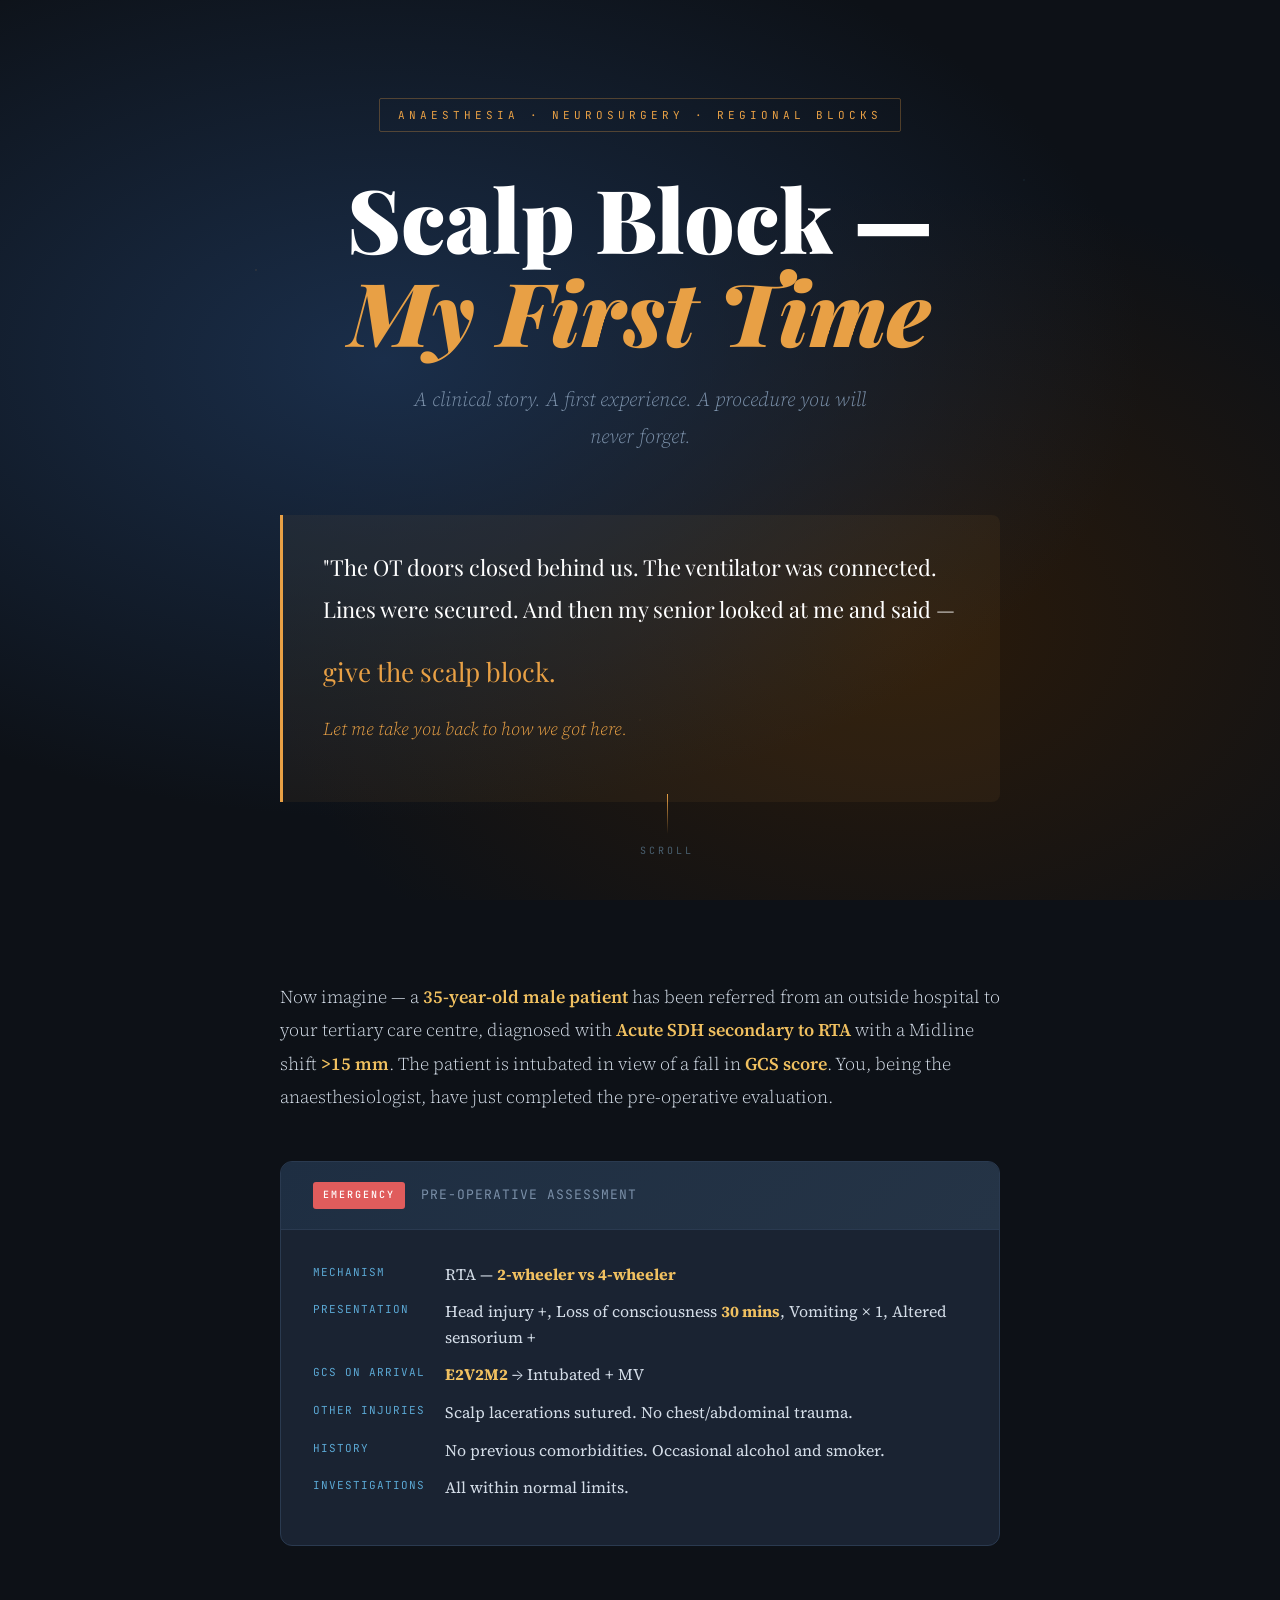
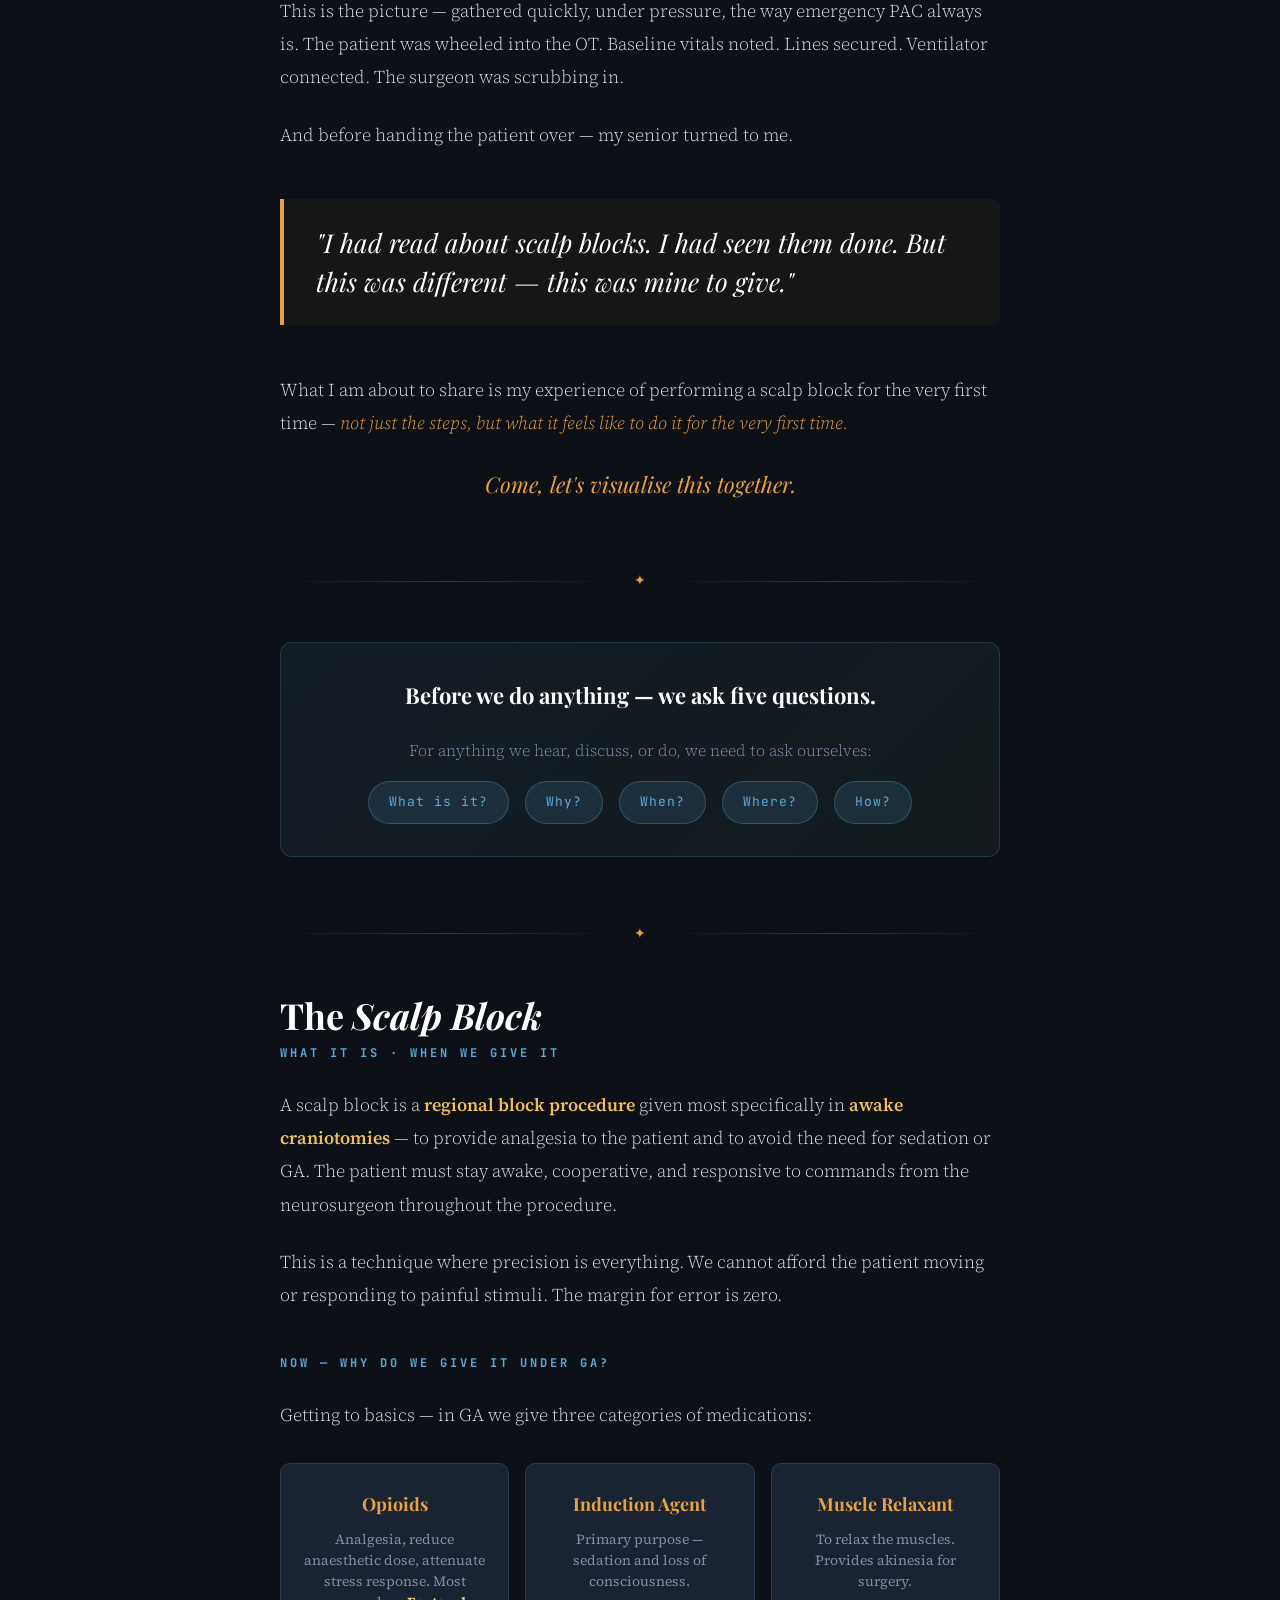
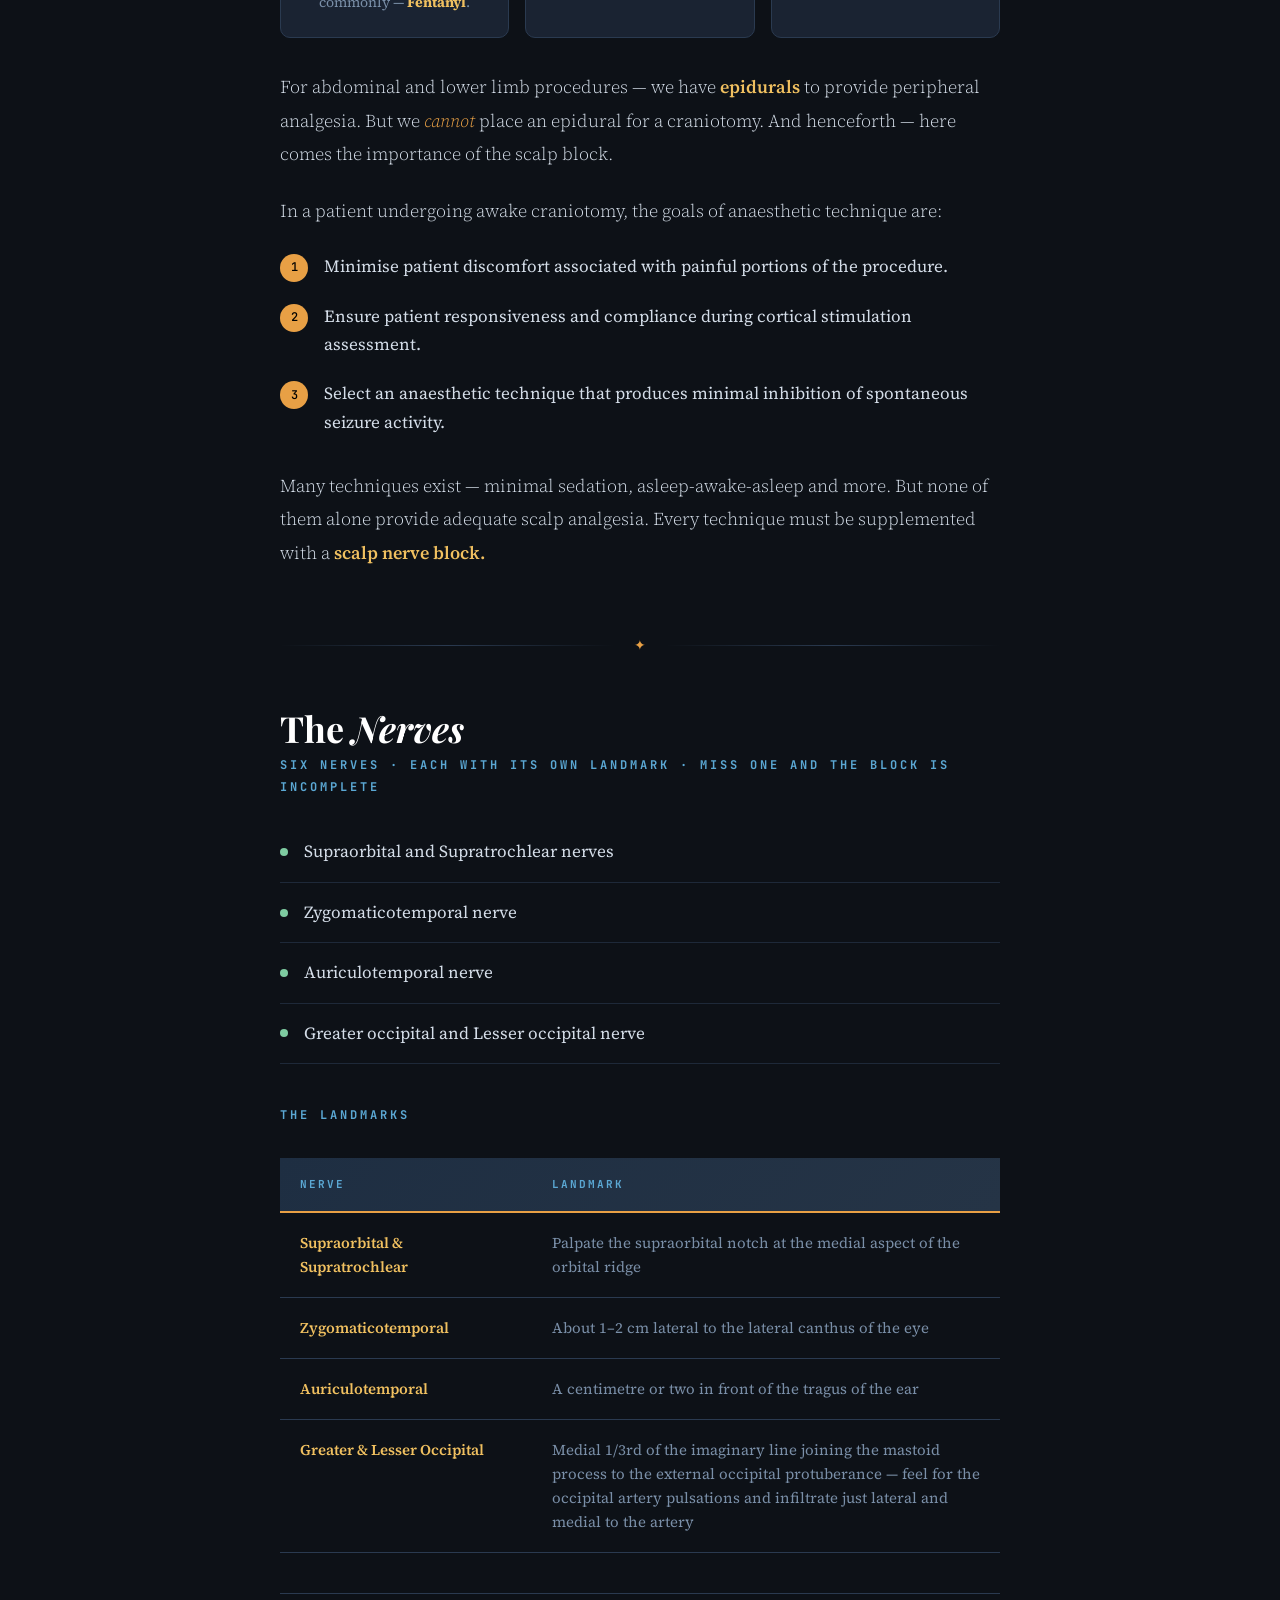
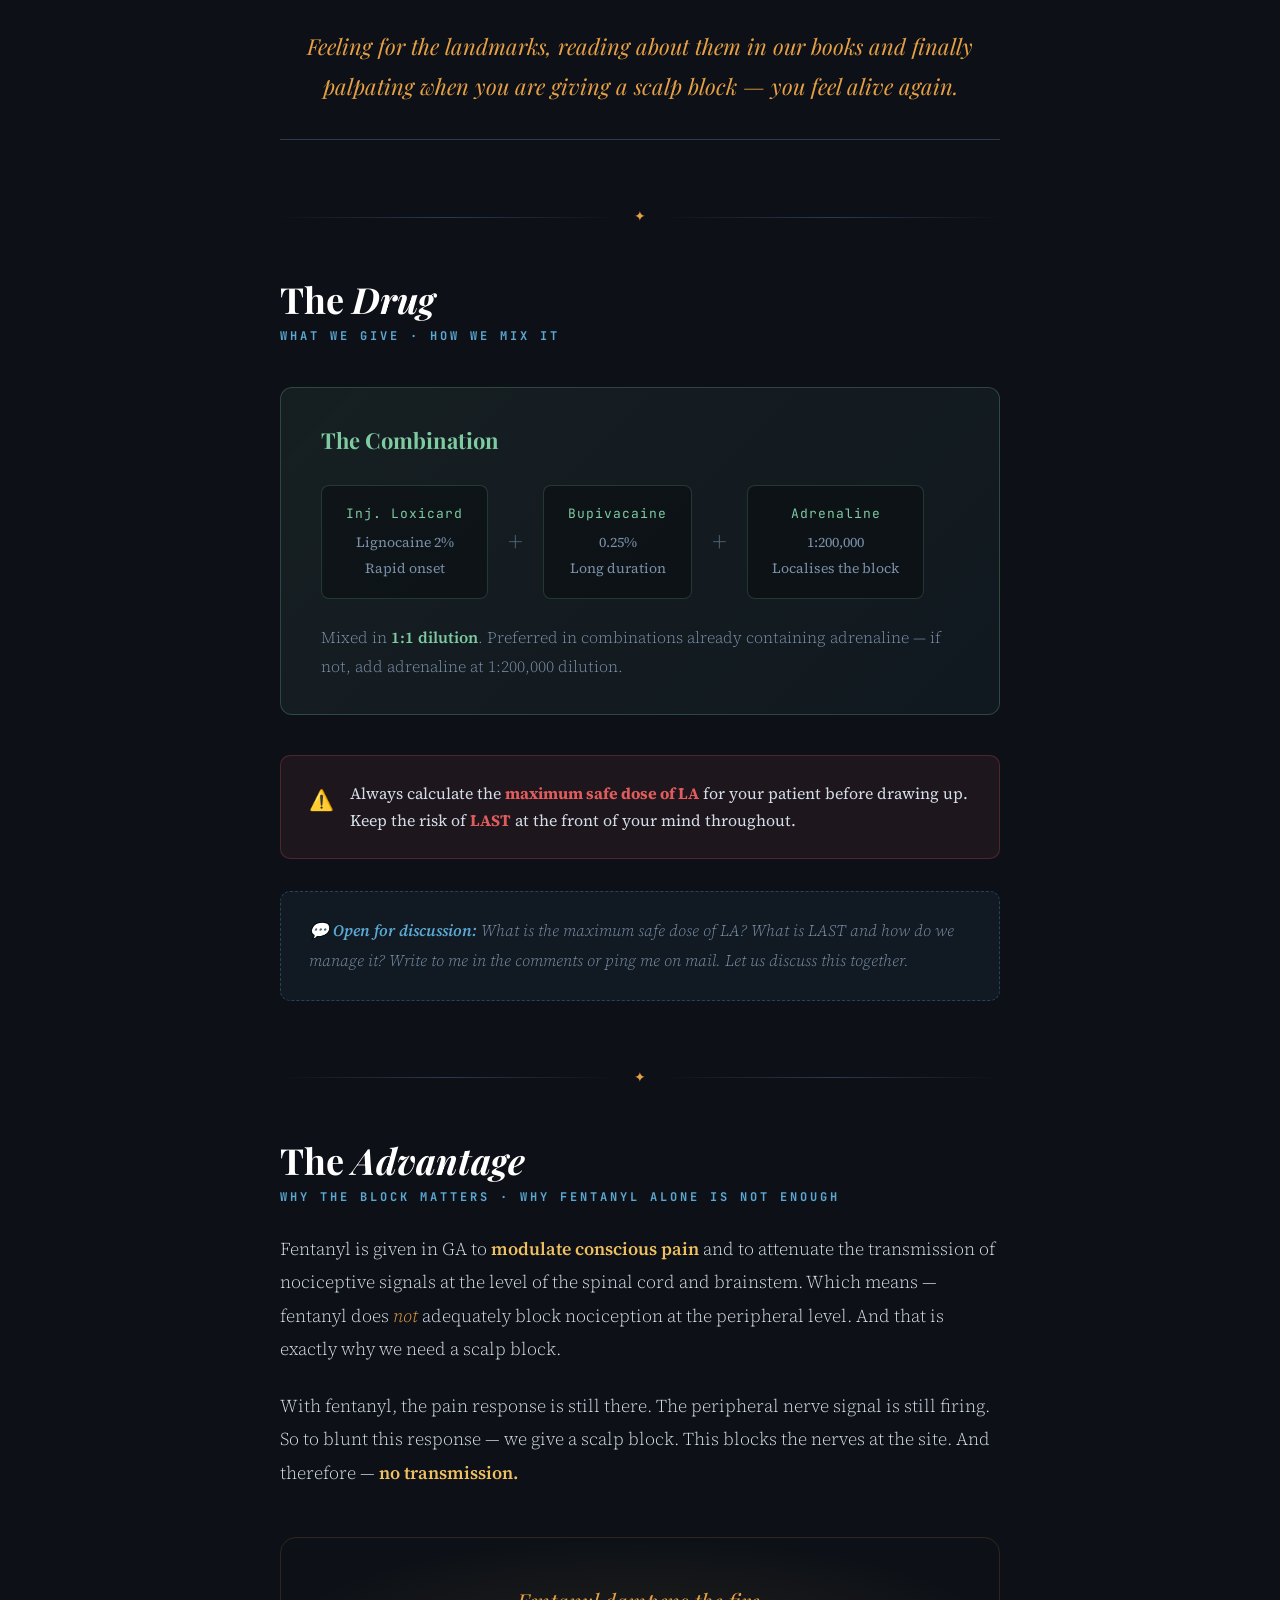
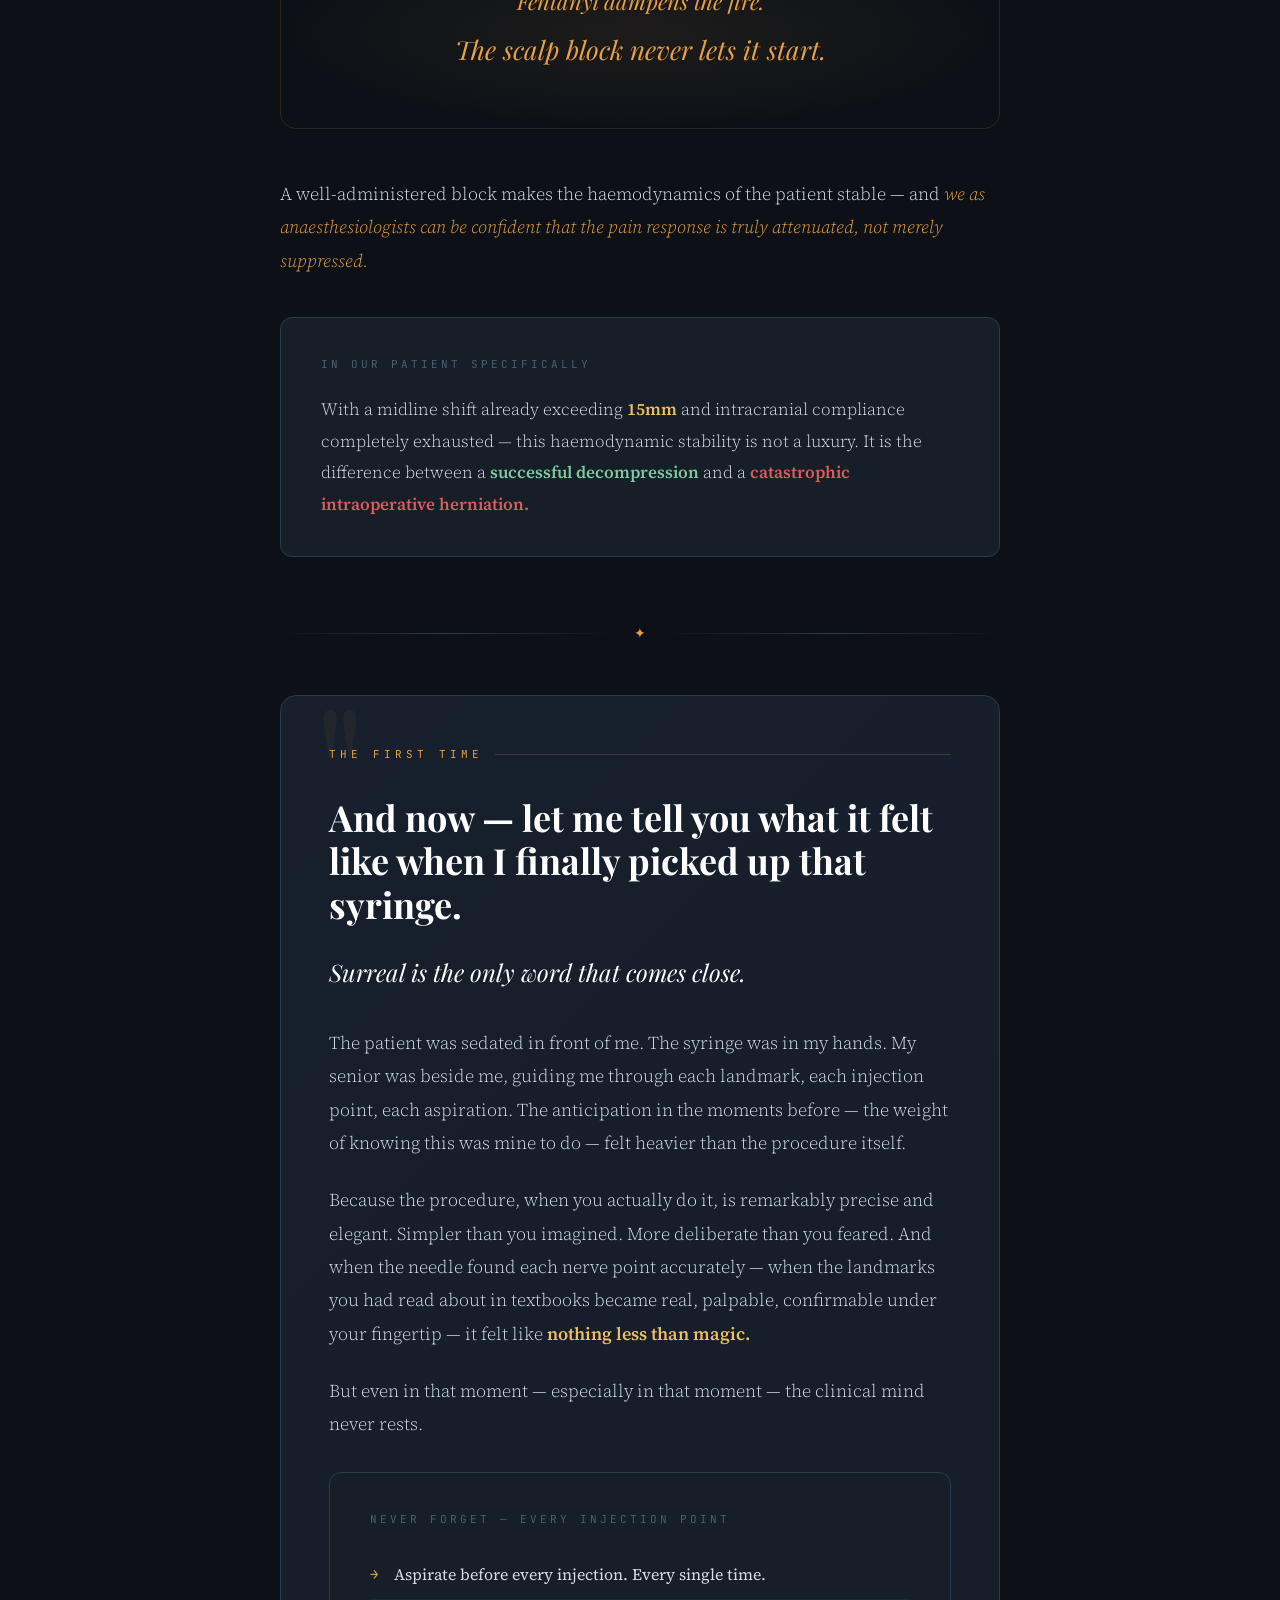
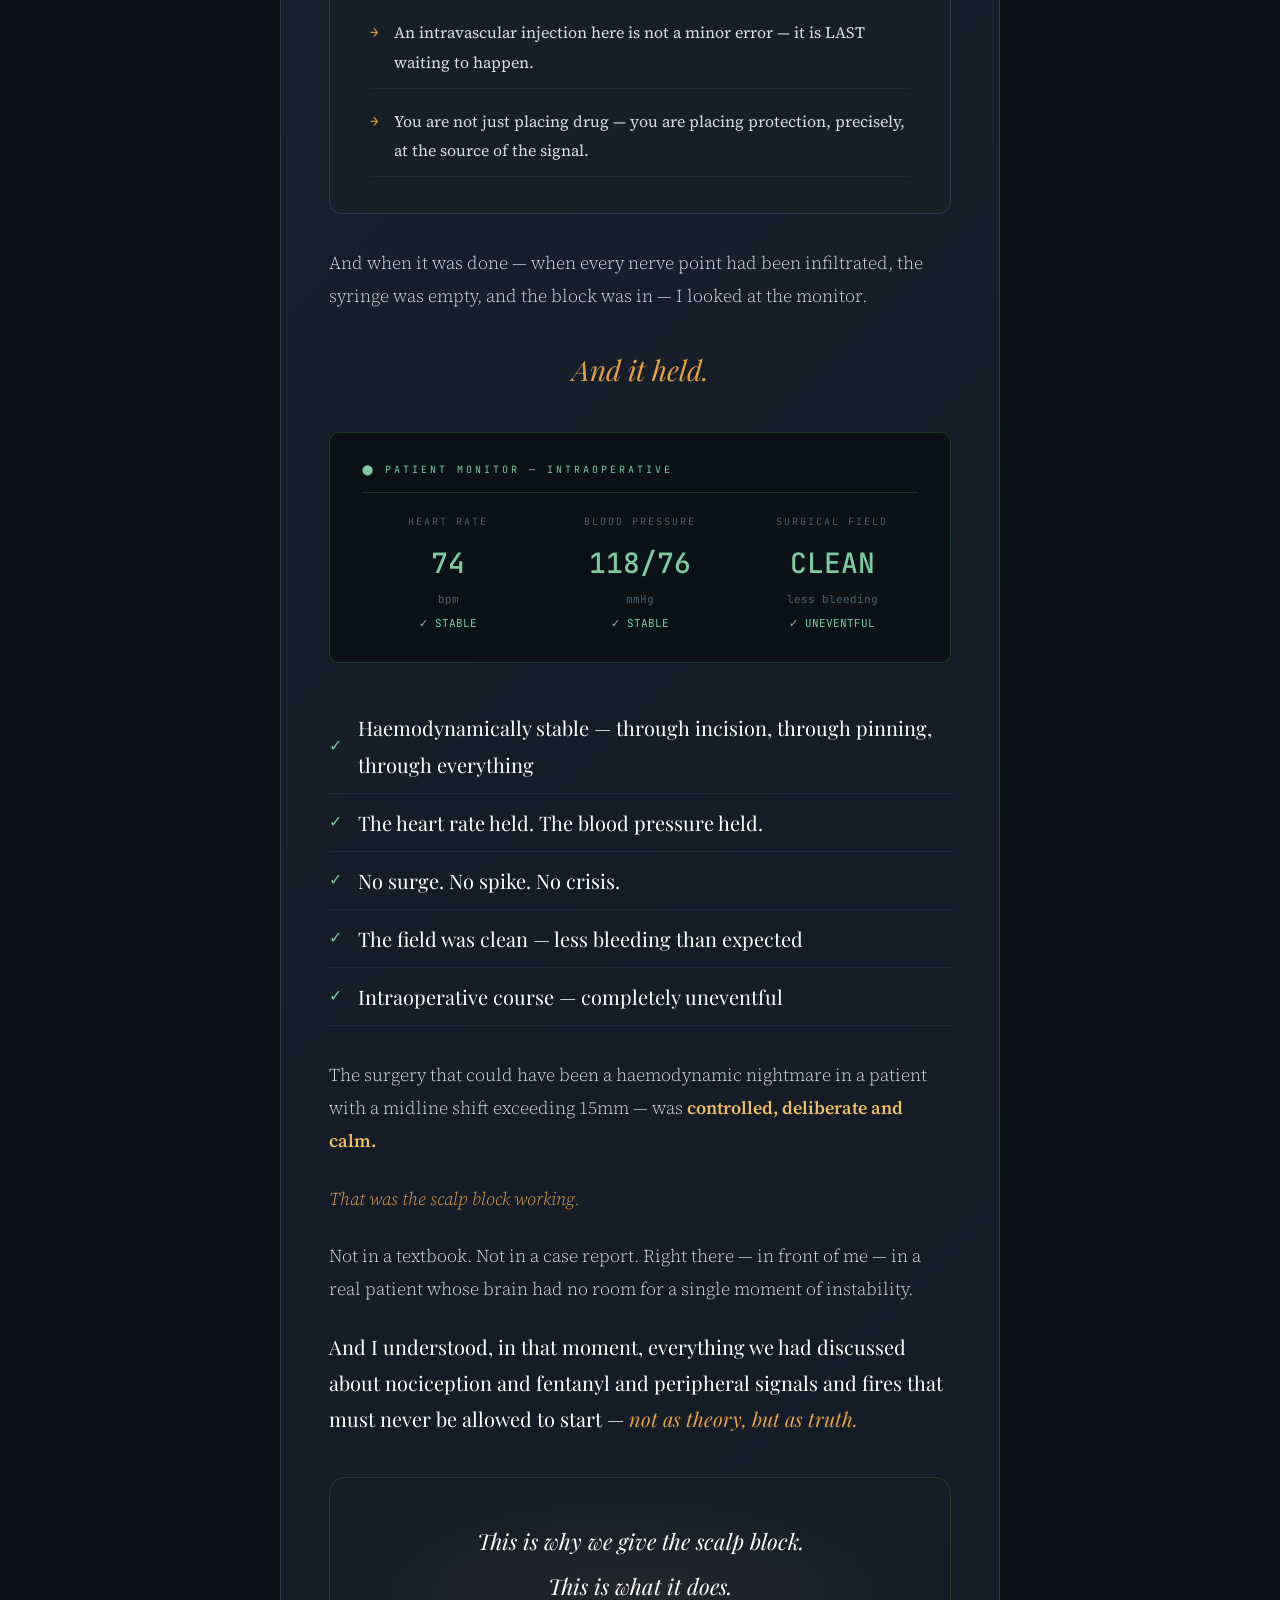
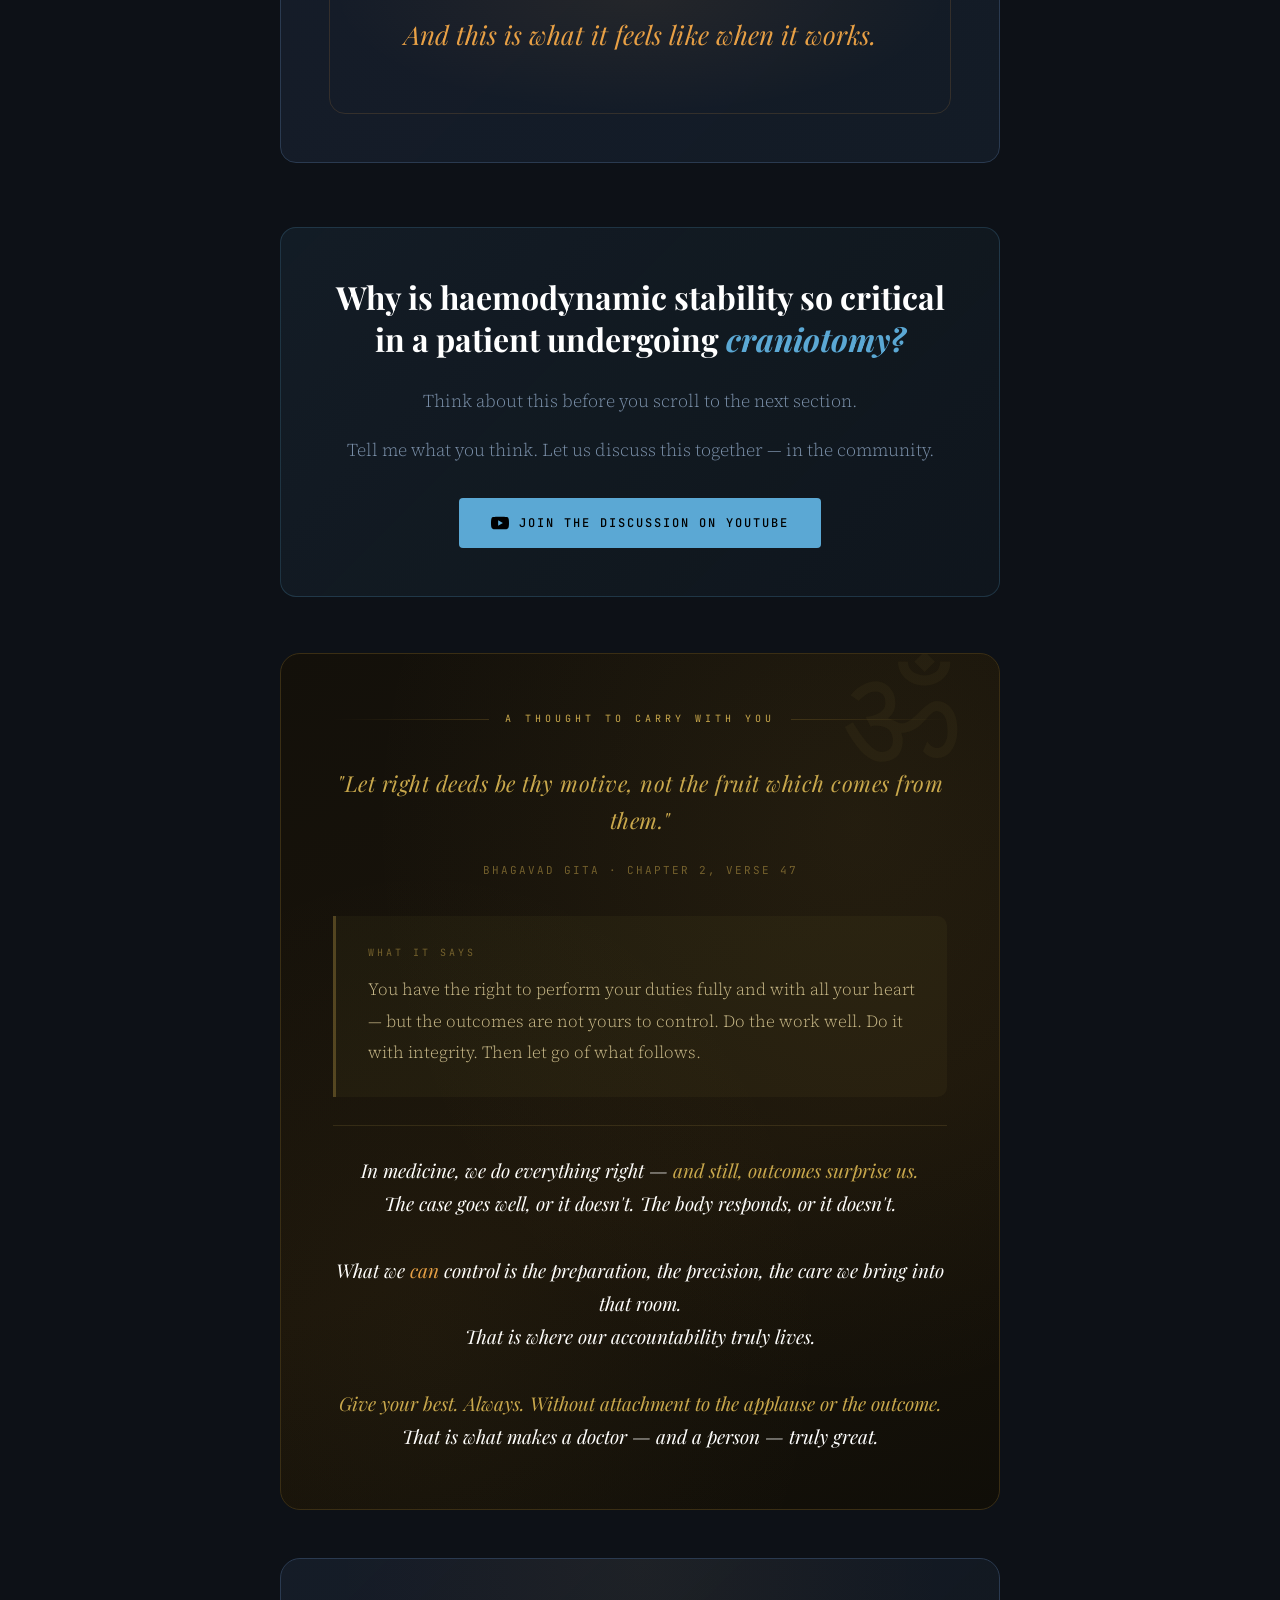
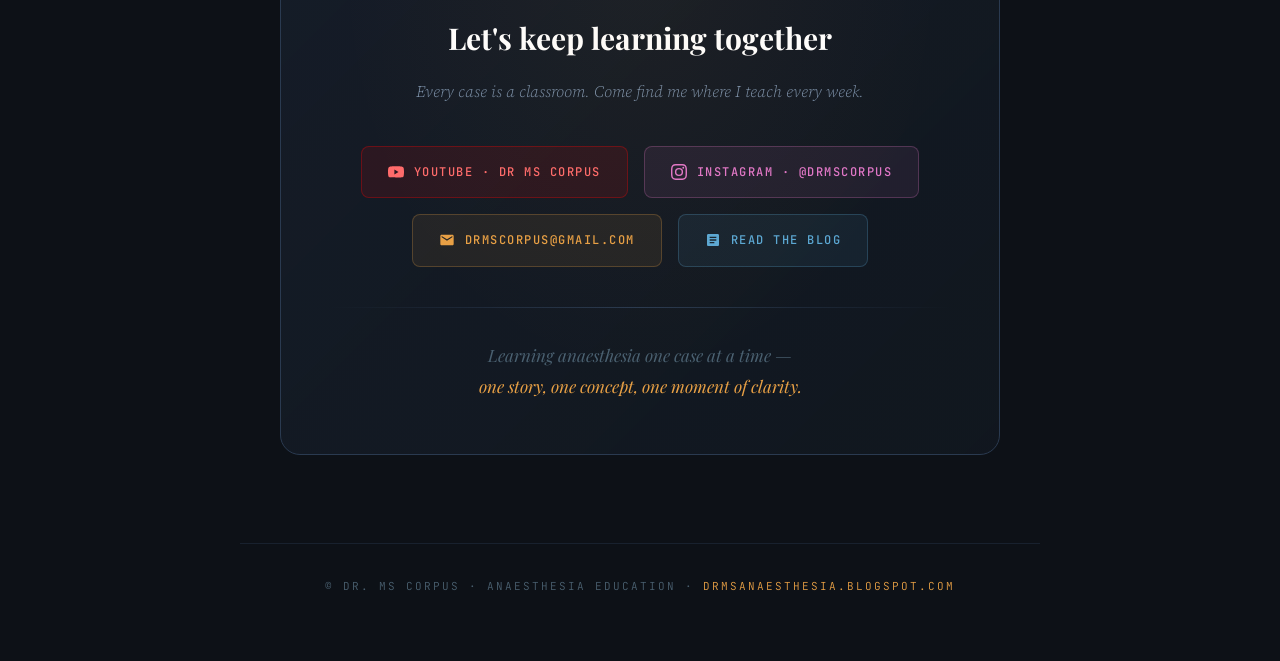
<file: blog/scalp block.html>
<!DOCTYPE html>
<html lang="en">
<head>
<meta charset="UTF-8">
<meta name="viewport" content="width=device-width, initial-scale=1.0">
<title>Scalp Block — My First Time | Dr. MS Corpus</title>
<link href="https://fonts.googleapis.com/css2?family=Playfair+Display:ital,wght@0,400;0,700;0,900;1,400;1,700&family=Source+Serif+4:ital,wght@0,300;0,400;0,600;1,300;1,400&family=JetBrains+Mono:wght@400;500&display=swap" rel="stylesheet">
<style>
  :root {
    --bg: #0d1117;
    --bg2: #111820;
    --bg3: #161e28;
    --card: #1a2332;
    --border: #2a3a50;
    --accent: #e8a045;
    --accent2: #5ba8d4;
    --accent3: #7ecba1;
    --text: #d4dde8;
    --text-muted: #7a8fa8;
    --text-dim: #4a6070;
    --red: #e05c5c;
    --gold: #f0c060;
    --gita-gold: #c9a84c;
    --gita-bg: #13100a;
    --gita-border: #3a2e14;
  }

  * { margin: 0; padding: 0; box-sizing: border-box; }

  body {
    background: var(--bg);
    color: var(--text);
    font-family: 'Source Serif 4', Georgia, serif;
    font-size: 18px;
    line-height: 1.85;
    min-height: 100vh;
  }

  /* Hero */
  .hero {
    position: relative;
    min-height: 100vh;
    display: flex;
    flex-direction: column;
    align-items: center;
    justify-content: center;
    text-align: center;
    padding: 80px 40px;
    overflow: hidden;
    background: radial-gradient(ellipse at 30% 40%, #1a2e4a 0%, transparent 60%),
                radial-gradient(ellipse at 70% 70%, #2a1a0a 0%, transparent 50%),
                var(--bg);
  }

  .hero::before {
    content: '';
    position: absolute;
    inset: 0;
    background-image: 
      radial-gradient(1px 1px at 20% 30%, rgba(232,160,69,0.3) 0%, transparent 100%),
      radial-gradient(1px 1px at 80% 20%, rgba(91,168,212,0.2) 0%, transparent 100%),
      radial-gradient(1px 1px at 50% 80%, rgba(232,160,69,0.15) 0%, transparent 100%);
    pointer-events: none;
  }

  .hero-tag {
    font-family: 'JetBrains Mono', monospace;
    font-size: 11px;
    letter-spacing: 4px;
    text-transform: uppercase;
    color: var(--accent);
    border: 1px solid rgba(232,160,69,0.3);
    padding: 6px 18px;
    border-radius: 2px;
    margin-bottom: 40px;
    animation: fadeUp 0.8s ease both;
  }

  .hero h1 {
    font-family: 'Playfair Display', serif;
    font-size: clamp(48px, 8vw, 88px);
    font-weight: 900;
    line-height: 1.05;
    color: #fff;
    margin-bottom: 24px;
    animation: fadeUp 0.8s 0.15s ease both;
  }

  .hero h1 em {
    font-style: italic;
    color: var(--accent);
  }

  .hero-sub {
    font-family: 'Source Serif 4', serif;
    font-style: italic;
    font-size: 20px;
    color: var(--text-muted);
    max-width: 500px;
    margin-bottom: 60px;
    animation: fadeUp 0.8s 0.3s ease both;
  }

  .hero-opening {
    max-width: 720px;
    background: rgba(232,160,69,0.06);
    border-left: 3px solid var(--accent);
    border-radius: 0 8px 8px 0;
    padding: 32px 40px;
    text-align: left;
    font-size: 20px;
    line-height: 1.9;
    color: var(--text);
    animation: fadeUp 0.8s 0.45s ease both;
  }

  .hero-opening .hook {
    font-family: 'Playfair Display', serif;
    font-size: 22px;
    font-weight: 400;
    color: #fff;
    margin-bottom: 16px;
  }

  .hero-opening .pullback {
    font-style: italic;
    color: var(--accent);
    font-size: 18px;
  }

  .scroll-hint {
    position: absolute;
    bottom: 40px;
    left: 50%;
    transform: translateX(-50%);
    display: flex;
    flex-direction: column;
    align-items: center;
    gap: 8px;
    color: var(--text-dim);
    font-family: 'JetBrains Mono', monospace;
    font-size: 10px;
    letter-spacing: 3px;
    text-transform: uppercase;
    animation: fadeUp 1s 0.8s ease both;
  }

  .scroll-line {
    width: 1px;
    height: 40px;
    background: linear-gradient(to bottom, var(--accent), transparent);
    animation: scrollPulse 2s infinite;
  }

  /* Main content */
  .content {
    max-width: 800px;
    margin: 0 auto;
    padding: 80px 40px 40px;
  }

  /* Section divider */
  .divider {
    display: flex;
    align-items: center;
    gap: 20px;
    margin: 64px 0 48px;
  }

  .divider-line {
    flex: 1;
    height: 1px;
    background: linear-gradient(to right, transparent, var(--border), transparent);
  }

  .divider-icon {
    color: var(--accent);
    font-size: 14px;
    font-family: 'JetBrains Mono', monospace;
  }

  /* PAC Card */
  .pac-card {
    background: var(--card);
    border: 1px solid var(--border);
    border-radius: 12px;
    overflow: hidden;
    margin: 48px 0;
  }

  .pac-header {
    background: linear-gradient(135deg, #1e2e42, #253446);
    padding: 20px 32px;
    display: flex;
    align-items: center;
    gap: 16px;
    border-bottom: 1px solid var(--border);
  }

  .pac-badge {
    background: var(--red);
    color: #fff;
    font-family: 'JetBrains Mono', monospace;
    font-size: 10px;
    letter-spacing: 2px;
    padding: 4px 10px;
    border-radius: 3px;
    font-weight: 500;
  }

  .pac-title {
    font-family: 'JetBrains Mono', monospace;
    font-size: 13px;
    color: var(--text-muted);
    letter-spacing: 1px;
  }

  .pac-body {
    padding: 32px;
  }

  .pac-row {
    display: flex;
    gap: 12px;
    margin-bottom: 12px;
    font-size: 16px;
    line-height: 1.6;
  }

  .pac-label {
    font-family: 'JetBrains Mono', monospace;
    font-size: 11px;
    color: var(--accent2);
    min-width: 120px;
    padding-top: 2px;
    letter-spacing: 1px;
    text-transform: uppercase;
  }

  .pac-value {
    color: var(--text);
    flex: 1;
  }

  .pac-value strong {
    color: var(--gold);
  }

  /* Section headings */
  h2.section-title {
    font-family: 'Playfair Display', serif;
    font-size: 36px;
    font-weight: 700;
    color: #fff;
    margin-bottom: 8px;
    line-height: 1.2;
  }

  h2.section-title .accent {
    color: var(--accent);
  }

  h3.sub-title {
    font-family: 'JetBrains Mono', monospace;
    font-size: 12px;
    letter-spacing: 3px;
    text-transform: uppercase;
    color: var(--accent2);
    margin-bottom: 24px;
    margin-top: -4px;
  }

  /* Body text */
  p {
    margin-bottom: 24px;
    color: var(--text);
    font-weight: 300;
  }

  p strong {
    color: var(--gold);
    font-weight: 600;
  }

  p em {
    color: var(--accent);
    font-style: italic;
  }

  /* Pull quote */
  .pull-quote {
    font-family: 'Playfair Display', serif;
    font-style: italic;
    font-size: 26px;
    line-height: 1.5;
    color: #fff;
    border-left: 4px solid var(--accent);
    padding: 24px 32px;
    margin: 48px 0;
    background: rgba(232,160,69,0.04);
    border-radius: 0 8px 8px 0;
  }

  /* Five questions */
  .five-questions {
    background: linear-gradient(135deg, rgba(91,168,212,0.08), rgba(126,203,161,0.05));
    border: 1px solid rgba(91,168,212,0.2);
    border-radius: 12px;
    padding: 32px 40px;
    margin: 48px 0;
    text-align: center;
  }

  .five-questions h3 {
    font-family: 'Playfair Display', serif;
    font-size: 22px;
    color: #fff;
    margin-bottom: 20px;
  }

  .questions-row {
    display: flex;
    justify-content: center;
    gap: 16px;
    flex-wrap: wrap;
    margin-top: 16px;
  }

  .question-pill {
    background: rgba(91,168,212,0.15);
    border: 1px solid rgba(91,168,212,0.3);
    color: var(--accent2);
    font-family: 'JetBrains Mono', monospace;
    font-size: 13px;
    padding: 8px 20px;
    border-radius: 100px;
    letter-spacing: 1px;
  }

  /* Medications box */
  .med-grid {
    display: grid;
    grid-template-columns: repeat(3, 1fr);
    gap: 16px;
    margin: 32px 0;
  }

  .med-card {
    background: var(--card);
    border: 1px solid var(--border);
    border-radius: 10px;
    padding: 24px 20px;
    text-align: center;
  }

  .med-card .med-name {
    font-family: 'Playfair Display', serif;
    font-size: 18px;
    font-weight: 700;
    color: var(--accent);
    margin-bottom: 8px;
  }

  .med-card .med-purpose {
    font-size: 14px;
    color: var(--text-muted);
    line-height: 1.5;
  }

  /* Goals list */
  .goals-list {
    list-style: none;
    margin: 24px 0 32px;
  }

  .goals-list li {
    display: flex;
    gap: 16px;
    margin-bottom: 20px;
    align-items: flex-start;
  }

  .goal-number {
    background: var(--accent);
    color: #000;
    font-family: 'JetBrains Mono', monospace;
    font-size: 12px;
    font-weight: 500;
    width: 28px;
    height: 28px;
    border-radius: 50%;
    display: flex;
    align-items: center;
    justify-content: center;
    flex-shrink: 0;
    margin-top: 2px;
  }

  .goal-text {
    color: var(--text);
    font-size: 17px;
    line-height: 1.7;
  }

  /* Nerves list */
  .nerves-list {
    list-style: none;
    margin: 24px 0;
  }

  .nerves-list li {
    display: flex;
    align-items: center;
    gap: 16px;
    padding: 14px 0;
    border-bottom: 1px solid rgba(42,58,80,0.6);
    font-size: 17px;
    color: var(--text);
  }

  .nerve-dot {
    width: 8px;
    height: 8px;
    border-radius: 50%;
    background: var(--accent3);
    flex-shrink: 0;
  }

  /* Landmark table */
  .landmark-table {
    width: 100%;
    border-collapse: collapse;
    margin: 32px 0;
    font-size: 16px;
  }

  .landmark-table thead tr {
    background: linear-gradient(135deg, #1e2e42, #253446);
  }

  .landmark-table thead th {
    padding: 16px 20px;
    text-align: left;
    font-family: 'JetBrains Mono', monospace;
    font-size: 11px;
    letter-spacing: 2px;
    text-transform: uppercase;
    color: var(--accent2);
    border-bottom: 2px solid var(--accent);
  }

  .landmark-table tbody tr {
    border-bottom: 1px solid var(--border);
    transition: background 0.2s;
  }

  .landmark-table tbody tr:hover {
    background: rgba(232,160,69,0.04);
  }

  .landmark-table td {
    padding: 18px 20px;
    vertical-align: top;
    line-height: 1.6;
  }

  .landmark-table td:first-child {
    color: var(--gold);
    font-weight: 600;
    font-size: 15px;
    width: 35%;
  }

  .landmark-table td:last-child {
    color: var(--text-muted);
    font-size: 15px;
  }

  /* Drug box */
  .drug-box {
    background: linear-gradient(135deg, rgba(126,203,161,0.08), rgba(91,168,212,0.05));
    border: 1px solid rgba(126,203,161,0.25);
    border-radius: 12px;
    padding: 32px 40px;
    margin: 40px 0;
  }

  .drug-box h3 {
    font-family: 'Playfair Display', serif;
    font-size: 22px;
    color: var(--accent3);
    margin-bottom: 20px;
  }

  .drug-combo {
    display: flex;
    align-items: center;
    gap: 20px;
    flex-wrap: wrap;
    margin: 24px 0;
  }

  .drug-item {
    background: rgba(0,0,0,0.3);
    border: 1px solid rgba(126,203,161,0.2);
    border-radius: 8px;
    padding: 16px 24px;
    text-align: center;
  }

  .drug-item .drug-name {
    font-family: 'JetBrains Mono', monospace;
    font-size: 13px;
    color: var(--accent3);
    letter-spacing: 1px;
    margin-bottom: 4px;
  }

  .drug-item .drug-detail {
    font-size: 14px;
    color: var(--text-muted);
  }

  .drug-plus {
    font-size: 28px;
    color: var(--text-dim);
    font-weight: 300;
  }

  /* LAST warning */
  .last-warning {
    background: rgba(224,92,92,0.08);
    border: 1px solid rgba(224,92,92,0.25);
    border-radius: 10px;
    padding: 24px 28px;
    margin: 32px 0;
    display: flex;
    gap: 16px;
    align-items: flex-start;
  }

  .warning-icon {
    font-size: 20px;
    flex-shrink: 0;
    margin-top: 2px;
  }

  .warning-text {
    font-size: 16px;
    color: var(--text);
    line-height: 1.7;
  }

  .warning-text strong {
    color: var(--red);
  }

  /* Fire analogy */
  .fire-analogy {
    text-align: center;
    padding: 48px 32px;
    margin: 48px 0;
    background: radial-gradient(ellipse at center, rgba(232,160,69,0.08), transparent 70%);
    border-radius: 16px;
    position: relative;
  }

  .fire-analogy::before {
    content: '';
    position: absolute;
    inset: 0;
    border-radius: 16px;
    border: 1px solid rgba(232,160,69,0.15);
  }

  .fire-line {
    font-family: 'Playfair Display', serif;
    font-style: italic;
    font-size: 22px;
    color: #fff;
    margin-bottom: 12px;
    line-height: 1.5;
  }

  .fire-line span {
    color: var(--accent);
  }

  /* The moment section */
  .moment-section {
    position: relative;
    background: linear-gradient(135deg, rgba(26,35,50,0.8), rgba(20,28,40,0.9));
    border: 1px solid var(--border);
    border-radius: 16px;
    padding: 48px 48px;
    margin: 48px 0;
    overflow: hidden;
  }

  .moment-section::before {
    content: '"';
    position: absolute;
    top: -20px;
    left: 32px;
    font-family: 'Playfair Display', serif;
    font-size: 180px;
    color: rgba(232,160,69,0.06);
    line-height: 1;
    pointer-events: none;
  }

  .moment-label {
    font-family: 'JetBrains Mono', monospace;
    font-size: 11px;
    letter-spacing: 4px;
    text-transform: uppercase;
    color: var(--accent);
    margin-bottom: 32px;
    display: flex;
    align-items: center;
    gap: 12px;
  }

  .moment-label::after {
    content: '';
    flex: 1;
    height: 1px;
    background: rgba(232,160,69,0.2);
  }

  /* Monitor reading */
  .monitor {
    background: #0a1218;
    border: 1px solid #1e3a2a;
    border-radius: 10px;
    padding: 28px 32px;
    margin: 36px 0;
    font-family: 'JetBrains Mono', monospace;
  }

  .monitor-header {
    font-size: 10px;
    letter-spacing: 3px;
    color: var(--accent3);
    text-transform: uppercase;
    margin-bottom: 20px;
    padding-bottom: 12px;
    border-bottom: 1px solid #1e3a2a;
  }

  .monitor-readings {
    display: grid;
    grid-template-columns: repeat(3, 1fr);
    gap: 20px;
  }

  .monitor-reading {
    text-align: center;
  }

  .monitor-reading .label {
    font-size: 10px;
    color: var(--text-dim);
    letter-spacing: 2px;
    text-transform: uppercase;
    margin-bottom: 6px;
  }

  .monitor-reading .value {
    font-size: 28px;
    font-weight: 500;
    color: var(--accent3);
  }

  .monitor-reading .unit {
    font-size: 11px;
    color: var(--text-dim);
  }

  .monitor-reading .status {
    font-size: 11px;
    color: var(--accent3);
    margin-top: 4px;
  }

  /* Outcome section */
  .outcome-lines {
    margin: 32px 0;
  }

  .outcome-line {
    font-family: 'Playfair Display', serif;
    font-size: 20px;
    color: #fff;
    padding: 10px 0;
    border-bottom: 1px solid rgba(42,58,80,0.4);
    display: flex;
    align-items: center;
    gap: 16px;
  }

  .outcome-line::before {
    content: '✓';
    color: var(--accent3);
    font-family: sans-serif;
    font-size: 16px;
  }

  /* Concept box */
  .concept-box {
    background: var(--bg3);
    border-radius: 12px;
    padding: 36px 40px;
    margin: 40px 0;
    border: 1px solid var(--border);
  }

  .concept-box .concept-title {
    font-family: 'JetBrains Mono', monospace;
    font-size: 11px;
    letter-spacing: 3px;
    text-transform: uppercase;
    color: var(--text-dim);
    margin-bottom: 20px;
  }

  .concept-flow {
    display: flex;
    flex-direction: column;
    gap: 8px;
  }

  .flow-step {
    display: flex;
    align-items: flex-start;
    gap: 16px;
    font-size: 16px;
    color: var(--text);
    padding: 10px 0;
    border-bottom: 1px solid rgba(42,58,80,0.4);
  }

  .flow-arrow {
    color: var(--accent);
    font-family: 'JetBrains Mono', monospace;
    font-size: 14px;
    margin-top: 2px;
    flex-shrink: 0;
  }

  /* Discussion box */
  .discussion-box {
    background: rgba(91,168,212,0.06);
    border: 1px dashed rgba(91,168,212,0.3);
    border-radius: 10px;
    padding: 24px 28px;
    margin: 32px 0;
  }

  .discussion-box p {
    margin-bottom: 0;
    font-size: 16px;
    color: var(--text-muted);
    font-style: italic;
  }

  .discussion-box p strong {
    color: var(--accent2);
  }

  /* Alive line */
  .alive-line {
    font-family: 'Playfair Display', serif;
    font-style: italic;
    font-size: 22px;
    color: var(--accent);
    text-align: center;
    padding: 32px 0;
    border-top: 1px solid var(--border);
    border-bottom: 1px solid var(--border);
    margin: 40px 0;
  }

  /* ============================================
     CLOSING QUESTION — COMMUNITY CTA
  ============================================ */
  .closing-question {
    background: linear-gradient(135deg, rgba(91,168,212,0.08), rgba(91,168,212,0.03));
    border: 1px solid rgba(91,168,212,0.2);
    border-radius: 16px;
    padding: 48px 48px;
    margin: 64px 0 0;
    text-align: center;
  }

  .closing-question h2 {
    font-family: 'Playfair Display', serif;
    font-size: 32px;
    color: #fff;
    line-height: 1.3;
    margin-bottom: 24px;
  }

  .closing-question h2 em {
    color: var(--accent2);
    font-style: italic;
  }

  .closing-question p {
    font-size: 18px;
    color: var(--text-muted);
    margin-bottom: 0;
  }

  .closing-question .cta {
    display: inline-flex;
    align-items: center;
    gap: 10px;
    margin-top: 32px;
    background: var(--accent2);
    color: #000;
    font-family: 'JetBrains Mono', monospace;
    font-size: 12px;
    letter-spacing: 2px;
    text-transform: uppercase;
    padding: 14px 32px;
    border-radius: 4px;
    text-decoration: none;
    font-weight: 500;
    transition: background 0.2s, transform 0.15s;
  }

  .closing-question .cta:hover {
    background: #7bbfe0;
    transform: translateY(-1px);
  }

  .cta-yt-icon {
    width: 18px;
    height: 18px;
    fill: #000;
  }

  /* ============================================
     BHAGAVAD GITA SECTION
  ============================================ */
  .gita-section {
    background: linear-gradient(160deg, #13100a 0%, #1a140a 60%, #100e08 100%);
    border: 1px solid var(--gita-border);
    border-radius: 20px;
    padding: 56px 52px;
    margin: 56px 0 0;
    position: relative;
    overflow: hidden;
  }

  .gita-section::before {
    content: '';
    position: absolute;
    inset: 0;
    background: radial-gradient(ellipse at 80% 20%, rgba(201,168,76,0.07) 0%, transparent 60%),
                radial-gradient(ellipse at 20% 80%, rgba(201,168,76,0.04) 0%, transparent 50%);
    pointer-events: none;
  }

  .gita-section::after {
    content: 'ॐ';
    position: absolute;
    top: -10px;
    right: 40px;
    font-size: 140px;
    color: rgba(201,168,76,0.05);
    line-height: 1;
    pointer-events: none;
    font-family: serif;
  }

  .gita-label {
    display: flex;
    align-items: center;
    gap: 16px;
    margin-bottom: 36px;
  }

  .gita-label-line {
    flex: 1;
    height: 1px;
    background: linear-gradient(to right, transparent, var(--gita-border));
  }

  .gita-label-text {
    font-family: 'JetBrains Mono', monospace;
    font-size: 10px;
    letter-spacing: 4px;
    text-transform: uppercase;
    color: var(--gita-gold);
    white-space: nowrap;
  }

  .gita-shloka {
    font-family: 'Playfair Display', serif;
    font-style: italic;
    font-size: 22px;
    line-height: 1.7;
    color: var(--gita-gold);
    text-align: center;
    margin-bottom: 20px;
    letter-spacing: 0.5px;
  }

  .gita-source {
    font-family: 'JetBrains Mono', monospace;
    font-size: 11px;
    letter-spacing: 2px;
    color: rgba(201,168,76,0.5);
    text-align: center;
    margin-bottom: 36px;
    text-transform: uppercase;
  }

  .gita-meaning {
    background: rgba(201,168,76,0.05);
    border-left: 3px solid rgba(201,168,76,0.3);
    border-radius: 0 10px 10px 0;
    padding: 28px 32px;
    margin-bottom: 28px;
  }

  .gita-meaning-label {
    font-family: 'JetBrains Mono', monospace;
    font-size: 10px;
    letter-spacing: 3px;
    text-transform: uppercase;
    color: rgba(201,168,76,0.5);
    margin-bottom: 12px;
  }

  .gita-meaning-text {
    font-family: 'Source Serif 4', serif;
    font-size: 17px;
    line-height: 1.85;
    color: #c8b98a;
    font-weight: 300;
    margin-bottom: 0;
  }

  .gita-lesson {
    font-family: 'Playfair Display', serif;
    font-style: italic;
    font-size: 19px;
    color: #fff;
    line-height: 1.75;
    text-align: center;
    padding-top: 28px;
    border-top: 1px solid rgba(201,168,76,0.15);
    margin-bottom: 0;
  }

  .gita-lesson span {
    color: var(--gita-gold);
  }

  /* ============================================
     SOCIAL / CONNECT FOOTER
  ============================================ */
  .connect-section {
    background: linear-gradient(135deg, rgba(26,35,50,0.6), rgba(17,24,32,0.8));
    border: 1px solid var(--border);
    border-radius: 20px;
    padding: 52px 48px;
    margin: 48px 0 0;
    text-align: center;
    position: relative;
    overflow: hidden;
  }

  .connect-section::before {
    content: '';
    position: absolute;
    inset: 0;
    border-radius: 20px;
    background: radial-gradient(ellipse at 50% 0%, rgba(232,160,69,0.05) 0%, transparent 60%);
    pointer-events: none;
  }

  .connect-headline {
    font-family: 'Playfair Display', serif;
    font-size: 30px;
    font-weight: 700;
    color: #fff;
    margin-bottom: 10px;
  }

  .connect-sub {
    font-size: 16px;
    color: var(--text-muted);
    font-style: italic;
    margin-bottom: 40px;
  }

  .social-links {
    display: flex;
    justify-content: center;
    gap: 16px;
    flex-wrap: wrap;
    margin-bottom: 40px;
  }

  .social-link {
    display: inline-flex;
    align-items: center;
    gap: 10px;
    padding: 14px 26px;
    border-radius: 8px;
    text-decoration: none;
    font-family: 'JetBrains Mono', monospace;
    font-size: 12px;
    letter-spacing: 1.5px;
    text-transform: uppercase;
    font-weight: 500;
    transition: transform 0.15s, box-shadow 0.15s;
    border: 1px solid;
  }

  .social-link:hover {
    transform: translateY(-2px);
    box-shadow: 0 8px 24px rgba(0,0,0,0.3);
  }

  .social-link svg {
    width: 16px;
    height: 16px;
    flex-shrink: 0;
  }

  .social-link.youtube {
    background: rgba(255,0,0,0.1);
    border-color: rgba(255,0,0,0.3);
    color: #ff6b6b;
  }

  .social-link.youtube svg { fill: #ff6b6b; }

  .social-link.instagram {
    background: rgba(225,119,200,0.08);
    border-color: rgba(225,119,200,0.25);
    color: #e177c8;
  }

  .social-link.instagram svg { fill: #e177c8; }

  .social-link.email {
    background: rgba(232,160,69,0.08);
    border-color: rgba(232,160,69,0.25);
    color: var(--accent);
  }

  .social-link.email svg { fill: var(--accent); }

  .social-link.blog {
    background: rgba(91,168,212,0.08);
    border-color: rgba(91,168,212,0.25);
    color: var(--accent2);
  }

  .social-link.blog svg { fill: var(--accent2); }

  .connect-divider {
    height: 1px;
    background: linear-gradient(to right, transparent, var(--border), transparent);
    margin: 32px 0;
  }

  .connect-tagline {
    font-family: 'Playfair Display', serif;
    font-style: italic;
    font-size: 17px;
    color: var(--text-dim);
    margin-bottom: 0;
  }

  .connect-tagline span {
    color: var(--accent);
  }

  /* Site footer */
  .site-footer {
    max-width: 800px;
    margin: 0 auto;
    padding: 32px 40px 64px;
    text-align: center;
    border-top: 1px solid rgba(42,58,80,0.4);
    margin-top: 48px;
  }

  .site-footer p {
    font-family: 'JetBrains Mono', monospace;
    font-size: 11px;
    letter-spacing: 2px;
    color: var(--text-dim);
    margin-bottom: 0;
    text-transform: uppercase;
  }

  .site-footer a {
    color: var(--accent);
    text-decoration: none;
  }

  /* Animations */
  @keyframes fadeUp {
    from { opacity: 0; transform: translateY(20px); }
    to { opacity: 1; transform: translateY(0); }
  }

  @keyframes scrollPulse {
    0%, 100% { opacity: 0.4; }
    50% { opacity: 1; }
  }

  /* Responsive */
  @media (max-width: 680px) {
    .content { padding: 60px 24px 40px; }
    .med-grid { grid-template-columns: 1fr; }
    .monitor-readings { grid-template-columns: 1fr; }
    .drug-combo { flex-direction: column; }
    .moment-section { padding: 32px 28px; }
    .hero-opening { padding: 24px 28px; }
    .closing-question { padding: 36px 28px; }
    .gita-section { padding: 40px 28px; }
    .connect-section { padding: 40px 28px; }
    .social-links { flex-direction: column; align-items: center; }
    .social-link { width: 100%; max-width: 280px; justify-content: center; }
  }
</style>
</head>
<body>

<!-- HERO -->
<section class="hero">
  <div class="hero-tag">Anaesthesia · Neurosurgery · Regional Blocks</div>
  <h1>Scalp Block —<br><em>My First Time</em></h1>
  <p class="hero-sub">A clinical story. A first experience. A procedure you will never forget.</p>

  <div class="hero-opening">
    <p class="hook">"The OT doors closed behind us. The ventilator was connected. Lines were secured. And then my senior looked at me and said —</p>
    <p class="hook" style="color:var(--accent);font-size:26px;margin-bottom:16px;">give the scalp block.</p>
    <p class="pullback">Let me take you back to how we got here.</p>
  </div>

  <div class="scroll-hint">
    <div class="scroll-line"></div>
    scroll
  </div>
</section>

<!-- MAIN CONTENT -->
<main class="content">

  <!-- Case intro -->
  <p>Now imagine — a <strong>35-year-old male patient</strong> has been referred from an outside hospital to your tertiary care centre, diagnosed with <strong>Acute SDH secondary to RTA</strong> with a Midline shift <strong>&gt;15 mm</strong>. The patient is intubated in view of a fall in <strong>GCS score</strong>. You, being the anaesthesiologist, have just completed the pre-operative evaluation.</p>

  <!-- PAC Card -->
  <div class="pac-card">
    <div class="pac-header">
      <span class="pac-badge">EMERGENCY</span>
      <span class="pac-title">PRE-OPERATIVE ASSESSMENT</span>
    </div>
    <div class="pac-body">
      <div class="pac-row">
        <span class="pac-label">Mechanism</span>
        <span class="pac-value">RTA — <strong>2-wheeler vs 4-wheeler</strong></span>
      </div>
      <div class="pac-row">
        <span class="pac-label">Presentation</span>
        <span class="pac-value">Head injury +, Loss of consciousness <strong>30 mins</strong>, Vomiting × 1, Altered sensorium +</span>
      </div>
      <div class="pac-row">
        <span class="pac-label">GCS on Arrival</span>
        <span class="pac-value"><strong>E2V2M2</strong> → Intubated + MV</span>
      </div>
      <div class="pac-row">
        <span class="pac-label">Other Injuries</span>
        <span class="pac-value">Scalp lacerations sutured. No chest/abdominal trauma.</span>
      </div>
      <div class="pac-row">
        <span class="pac-label">History</span>
        <span class="pac-value">No previous comorbidities. Occasional alcohol and smoker.</span>
      </div>
      <div class="pac-row">
        <span class="pac-label">Investigations</span>
        <span class="pac-value">All within normal limits.</span>
      </div>
    </div>
  </div>

  <p>This is the picture — gathered quickly, under pressure, the way emergency PAC always is. The patient was wheeled into the OT. Baseline vitals noted. Lines secured. Ventilator connected. The surgeon was scrubbing in.</p>

  <p>And before handing the patient over — my senior turned to me.</p>

  <div class="pull-quote">
    "I had read about scalp blocks. I had seen them done. But this was different — this was mine to give."
  </div>

  <p>What I am about to share is my experience of performing a scalp block for the very first time — <em>not just the steps, but what it feels like to do it for the very first time.</em></p>
  <p style="text-align:center;font-family:'Playfair Display',serif;font-style:italic;font-size:22px;color:var(--accent);">Come, let's visualise this together.</p>

  <div class="divider"><div class="divider-line"></div><div class="divider-icon">✦</div><div class="divider-line"></div></div>

  <!-- Five Questions -->
  <div class="five-questions">
    <h3>Before we do anything — we ask five questions.</h3>
    <p style="color:var(--text-muted);font-size:16px;margin-bottom:0;">For anything we hear, discuss, or do, we need to ask ourselves:</p>
    <div class="questions-row">
      <span class="question-pill">What is it?</span>
      <span class="question-pill">Why?</span>
      <span class="question-pill">When?</span>
      <span class="question-pill">Where?</span>
      <span class="question-pill">How?</span>
    </div>
  </div>

  <div class="divider"><div class="divider-line"></div><div class="divider-icon">✦</div><div class="divider-line"></div></div>

  <!-- Scalp Block -->
  <h2 class="section-title">The <em>Scalp Block</em></h2>
  <h3 class="sub-title">What it is · When we give it</h3>

  <p>A scalp block is a <strong>regional block procedure</strong> given most specifically in <strong>awake craniotomies</strong> — to provide analgesia to the patient and to avoid the need for sedation or GA. The patient must stay awake, cooperative, and responsive to commands from the neurosurgeon throughout the procedure.</p>

  <p>This is a technique where precision is everything. We cannot afford the patient moving or responding to painful stimuli. The margin for error is zero.</p>

  <h3 class="sub-title" style="margin-top:40px;">Now — why do we give it under GA?</h3>

  <p>Getting to basics — in GA we give three categories of medications:</p>

  <div class="med-grid">
    <div class="med-card">
      <div class="med-name">Opioids</div>
      <div class="med-purpose">Analgesia, reduce anaesthetic dose, attenuate stress response. Most commonly — <strong style="color:var(--gold);">Fentanyl</strong>.</div>
    </div>
    <div class="med-card">
      <div class="med-name">Induction Agent</div>
      <div class="med-purpose">Primary purpose — sedation and loss of consciousness.</div>
    </div>
    <div class="med-card">
      <div class="med-name">Muscle Relaxant</div>
      <div class="med-purpose">To relax the muscles. Provides akinesia for surgery.</div>
    </div>
  </div>

  <p>For abdominal and lower limb procedures — we have <strong>epidurals</strong> to provide peripheral analgesia. But we <em>cannot</em> place an epidural for a craniotomy. And henceforth — here comes the importance of the scalp block.</p>

  <p>In a patient undergoing awake craniotomy, the goals of anaesthetic technique are:</p>

  <ol class="goals-list">
    <li><span class="goal-number">1</span><span class="goal-text">Minimise patient discomfort associated with painful portions of the procedure.</span></li>
    <li><span class="goal-number">2</span><span class="goal-text">Ensure patient responsiveness and compliance during cortical stimulation assessment.</span></li>
    <li><span class="goal-number">3</span><span class="goal-text">Select an anaesthetic technique that produces minimal inhibition of spontaneous seizure activity.</span></li>
  </ol>

  <p>Many techniques exist — minimal sedation, asleep-awake-asleep and more. But none of them alone provide adequate scalp analgesia. Every technique must be supplemented with a <strong>scalp nerve block.</strong></p>

  <div class="divider"><div class="divider-line"></div><div class="divider-icon">✦</div><div class="divider-line"></div></div>

  <!-- Nerves -->
  <h2 class="section-title">The <em>Nerves</em></h2>
  <h3 class="sub-title">Six nerves · Each with its own landmark · Miss one and the block is incomplete</h3>

  <ul class="nerves-list">
    <li><span class="nerve-dot"></span>Supraorbital and Supratrochlear nerves</li>
    <li><span class="nerve-dot"></span>Zygomaticotemporal nerve</li>
    <li><span class="nerve-dot"></span>Auriculotemporal nerve</li>
    <li><span class="nerve-dot"></span>Greater occipital and Lesser occipital nerve</li>
  </ul>

  <h3 class="sub-title" style="margin-top:40px;">The Landmarks</h3>

  <table class="landmark-table">
    <thead>
      <tr>
        <th>Nerve</th>
        <th>Landmark</th>
      </tr>
    </thead>
    <tbody>
      <tr>
        <td>Supraorbital &amp; Supratrochlear</td>
        <td>Palpate the supraorbital notch at the medial aspect of the orbital ridge</td>
      </tr>
      <tr>
        <td>Zygomaticotemporal</td>
        <td>About 1–2 cm lateral to the lateral canthus of the eye</td>
      </tr>
      <tr>
        <td>Auriculotemporal</td>
        <td>A centimetre or two in front of the tragus of the ear</td>
      </tr>
      <tr>
        <td>Greater &amp; Lesser Occipital</td>
        <td>Medial 1/3rd of the imaginary line joining the mastoid process to the external occipital protuberance — feel for the occipital artery pulsations and infiltrate just lateral and medial to the artery</td>
      </tr>
    </tbody>
  </table>

  <div class="alive-line">
    Feeling for the landmarks, reading about them in our books and finally palpating when you are giving a scalp block — you feel alive again.
  </div>

  <div class="divider"><div class="divider-line"></div><div class="divider-icon">✦</div><div class="divider-line"></div></div>

  <!-- Drug -->
  <h2 class="section-title">The <em>Drug</em></h2>
  <h3 class="sub-title">What we give · How we mix it</h3>

  <div class="drug-box">
    <h3>The Combination</h3>
    <div class="drug-combo">
      <div class="drug-item">
        <div class="drug-name">Inj. Loxicard</div>
        <div class="drug-detail">Lignocaine 2%<br>Rapid onset</div>
      </div>
      <div class="drug-plus">+</div>
      <div class="drug-item">
        <div class="drug-name">Bupivacaine</div>
        <div class="drug-detail">0.25%<br>Long duration</div>
      </div>
      <div class="drug-plus">+</div>
      <div class="drug-item">
        <div class="drug-name">Adrenaline</div>
        <div class="drug-detail">1:200,000<br>Localises the block</div>
      </div>
    </div>
    <p style="margin-bottom:0;font-size:16px;color:var(--text-muted);">Mixed in <strong style="color:var(--accent3);">1:1 dilution</strong>. Preferred in combinations already containing adrenaline — if not, add adrenaline at 1:200,000 dilution.</p>
  </div>

  <div class="last-warning">
    <div class="warning-icon">⚠️</div>
    <div class="warning-text">Always calculate the <strong>maximum safe dose of LA</strong> for your patient before drawing up. Keep the risk of <strong>LAST</strong> at the front of your mind throughout.</div>
  </div>

  <div class="discussion-box">
    <p>💬 <strong>Open for discussion:</strong> What is the maximum safe dose of LA? What is LAST and how do we manage it? Write to me in the comments or ping me on mail. Let us discuss this together.</p>
  </div>

  <div class="divider"><div class="divider-line"></div><div class="divider-icon">✦</div><div class="divider-line"></div></div>

  <!-- Advantages -->
  <h2 class="section-title">The <em>Advantage</em></h2>
  <h3 class="sub-title">Why the block matters · Why fentanyl alone is not enough</h3>

  <p>Fentanyl is given in GA to <strong>modulate conscious pain</strong> and to attenuate the transmission of nociceptive signals at the level of the spinal cord and brainstem. Which means — fentanyl does <em>not</em> adequately block nociception at the peripheral level. And that is exactly why we need a scalp block.</p>

  <p>With fentanyl, the pain response is still there. The peripheral nerve signal is still firing. So to blunt this response — we give a scalp block. This blocks the nerves at the site. And therefore — <strong>no transmission.</strong></p>

  <div class="fire-analogy">
    <div class="fire-line"><span>Fentanyl dampens the fire.</span></div>
    <div class="fire-line" style="font-size:26px;color:var(--accent);">The scalp block never lets it start.</div>
  </div>

  <p>A well-administered block makes the haemodynamics of the patient stable — and <em>we as anaesthesiologists can be confident that the pain response is truly attenuated, not merely suppressed.</em></p>

  <div class="concept-box">
    <div class="concept-title">In our patient specifically</div>
    <p style="margin-bottom:0;font-size:17px;color:var(--text);">With a midline shift already exceeding <strong>15mm</strong> and intracranial compliance completely exhausted — this haemodynamic stability is not a luxury. It is the difference between a <strong style="color:var(--accent3);">successful decompression</strong> and a <strong style="color:var(--red);">catastrophic intraoperative herniation.</strong></p>
  </div>

  <div class="divider"><div class="divider-line"></div><div class="divider-icon">✦</div><div class="divider-line"></div></div>

  <!-- The Moment -->
  <div class="moment-section">
    <div class="moment-label">The first time</div>

    <h2 class="section-title" style="margin-bottom:24px;">And now — let me tell you what it felt like when I finally picked up that syringe.</h2>

    <p style="font-family:'Playfair Display',serif;font-style:italic;font-size:24px;color:#fff;margin-bottom:32px;">Surreal is the only word that comes close.</p>

    <p>The patient was sedated in front of me. The syringe was in my hands. My senior was beside me, guiding me through each landmark, each injection point, each aspiration. The anticipation in the moments before — the weight of knowing this was mine to do — felt heavier than the procedure itself.</p>

    <p>Because the procedure, when you actually do it, is remarkably precise and elegant. Simpler than you imagined. More deliberate than you feared. And when the needle found each nerve point accurately — when the landmarks you had read about in textbooks became real, palpable, confirmable under your fingertip — it felt like <strong>nothing less than magic.</strong></p>

    <p>But even in that moment — especially in that moment — the clinical mind never rests.</p>

    <div class="concept-box" style="margin:32px 0;">
      <div class="concept-title">Never forget — every injection point</div>
      <div class="concept-flow">
        <div class="flow-step"><span class="flow-arrow">→</span>Aspirate before every injection. Every single time.</div>
        <div class="flow-step"><span class="flow-arrow">→</span>An intravascular injection here is not a minor error — it is LAST waiting to happen.</div>
        <div class="flow-step"><span class="flow-arrow">→</span>You are not just placing drug — you are placing protection, precisely, at the source of the signal.</div>
      </div>
    </div>

    <p>And when it was done — when every nerve point had been infiltrated, the syringe was empty, and the block was in — I looked at the monitor.</p>

    <p style="font-family:'Playfair Display',serif;font-style:italic;font-size:28px;color:var(--accent);text-align:center;margin:32px 0;">And it held.</p>

    <!-- Monitor -->
    <div class="monitor">
      <div class="monitor-header">⬤ PATIENT MONITOR — INTRAOPERATIVE</div>
      <div class="monitor-readings">
        <div class="monitor-reading">
          <div class="label">Heart Rate</div>
          <div class="value">74</div>
          <div class="unit">bpm</div>
          <div class="status">✓ STABLE</div>
        </div>
        <div class="monitor-reading">
          <div class="label">Blood Pressure</div>
          <div class="value">118/76</div>
          <div class="unit">mmHg</div>
          <div class="status">✓ STABLE</div>
        </div>
        <div class="monitor-reading">
          <div class="label">Surgical Field</div>
          <div class="value">CLEAN</div>
          <div class="unit">less bleeding</div>
          <div class="status">✓ UNEVENTFUL</div>
        </div>
      </div>
    </div>

    <div class="outcome-lines">
      <div class="outcome-line">Haemodynamically stable — through incision, through pinning, through everything</div>
      <div class="outcome-line">The heart rate held. The blood pressure held.</div>
      <div class="outcome-line">No surge. No spike. No crisis.</div>
      <div class="outcome-line">The field was clean — less bleeding than expected</div>
      <div class="outcome-line">Intraoperative course — completely uneventful</div>
    </div>

    <p>The surgery that could have been a haemodynamic nightmare in a patient with a midline shift exceeding 15mm — was <strong>controlled, deliberate and calm.</strong></p>

    <p><em>That was the scalp block working.</em></p>

    <p>Not in a textbook. Not in a case report. Right there — in front of me — in a real patient whose brain had no room for a single moment of instability.</p>

    <p style="font-family:'Playfair Display',serif;font-size:20px;color:#fff;line-height:1.8;">And I understood, in that moment, everything we had discussed about nociception and fentanyl and peripheral signals and fires that must never be allowed to start — <em>not as theory, but as truth.</em></p>

    <div class="fire-analogy" style="margin:40px 0 0;">
      <div class="fire-line">This is why we give the scalp block.</div>
      <div class="fire-line">This is what it does.</div>
      <div class="fire-line" style="color:var(--accent);font-size:26px;">And this is what it feels like when it works.</div>
    </div>
  </div>

  <!-- Closing Question — linked to YouTube Community -->
  <div class="closing-question" id="comments">
    <h2>Why is haemodynamic stability so critical in a patient undergoing <em>craniotomy?</em></h2>
    <p>Think about this before you scroll to the next section.</p>
    <p style="margin-top:16px;">Tell me what you think. Let us discuss this together — in the community.</p>
    <a href="https://www.youtube.com/@DrMSCorpus/community" target="_blank" rel="noopener" class="cta">
      <svg class="cta-yt-icon" viewBox="0 0 24 24" xmlns="http://www.w3.org/2000/svg">
        <path d="M23.498 6.186a3.016 3.016 0 0 0-2.122-2.136C19.505 3.545 12 3.545 12 3.545s-7.505 0-9.377.505A3.017 3.017 0 0 0 .502 6.186C0 8.07 0 12 0 12s0 3.93.502 5.814a3.016 3.016 0 0 0 2.122 2.136c1.871.505 9.376.505 9.376.505s7.505 0 9.377-.505a3.015 3.015 0 0 0 2.122-2.136C24 15.93 24 12 24 12s0-3.93-.502-5.814zM9.545 15.568V8.432L15.818 12l-6.273 3.568z"/>
      </svg>
      Join the discussion on YouTube
    </a>
  </div>

  <!-- ============================================
       BHAGAVAD GITA SECTION
  ============================================ -->
  <div class="gita-section">
    <div class="gita-label">
      <div class="gita-label-line"></div>
      <div class="gita-label-text">A thought to carry with you</div>
      <div class="gita-label-line" style="background:linear-gradient(to left, transparent, var(--gita-border));"></div>
    </div>

    <div class="gita-shloka">
      "Let right deeds be thy motive, not the fruit which comes from them."
    </div>
    <div class="gita-source">Bhagavad Gita · Chapter 2, Verse 47</div>

    <div class="gita-meaning">
      <div class="gita-meaning-label">What it says</div>
      <p class="gita-meaning-text">You have the right to perform your duties fully and with all your heart — but the outcomes are not yours to control. Do the work well. Do it with integrity. Then let go of what follows.</p>
    </div>

    <p class="gita-lesson">
      In medicine, we do everything right — <span>and still, outcomes surprise us.</span><br>
      The case goes well, or it doesn't. The body responds, or it doesn't.<br><br>
      What we <em>can</em> control is the preparation, the precision, the care we bring into that room.<br>
      That is where our accountability truly lives.<br><br>
      <span>Give your best. Always. Without attachment to the applause or the outcome.</span><br>
      That is what makes a doctor — and a person — truly great.
    </p>
  </div>

  <!-- ============================================
       SOCIAL / CONNECT SECTION
  ============================================ -->
  <div class="connect-section">
    <div class="connect-headline">Let's keep learning together</div>
    <p class="connect-sub">Every case is a classroom. Come find me where I teach every week.</p>

    <div class="social-links">
      <!-- YouTube -->
      <a href="https://www.youtube.com/@DrMSCorpus" target="_blank" rel="noopener" class="social-link youtube">
        <svg viewBox="0 0 24 24" xmlns="http://www.w3.org/2000/svg">
          <path d="M23.498 6.186a3.016 3.016 0 0 0-2.122-2.136C19.505 3.545 12 3.545 12 3.545s-7.505 0-9.377.505A3.017 3.017 0 0 0 .502 6.186C0 8.07 0 12 0 12s0 3.93.502 5.814a3.016 3.016 0 0 0 2.122 2.136c1.871.505 9.376.505 9.376.505s7.505 0 9.377-.505a3.015 3.015 0 0 0 2.122-2.136C24 15.93 24 12 24 12s0-3.93-.502-5.814zM9.545 15.568V8.432L15.818 12l-6.273 3.568z"/>
        </svg>
        YouTube · Dr MS Corpus
      </a>

      <!-- Instagram -->
      <a href="https://www.instagram.com/drmscorpus/" target="_blank" rel="noopener" class="social-link instagram">
        <svg viewBox="0 0 24 24" xmlns="http://www.w3.org/2000/svg">
          <path d="M12 2.163c3.204 0 3.584.012 4.85.07 3.252.148 4.771 1.691 4.919 4.919.058 1.265.069 1.645.069 4.849 0 3.205-.012 3.584-.069 4.849-.149 3.225-1.664 4.771-4.919 4.919-1.266.058-1.644.07-4.85.07-3.204 0-3.584-.012-4.849-.07-3.26-.149-4.771-1.699-4.919-4.92-.058-1.265-.07-1.644-.07-4.849 0-3.204.013-3.583.07-4.849.149-3.227 1.664-4.771 4.919-4.919 1.266-.057 1.645-.069 4.849-.069zM12 0C8.741 0 8.333.014 7.053.072 2.695.272.273 2.69.073 7.052.014 8.333 0 8.741 0 12c0 3.259.014 3.668.072 4.948.2 4.358 2.618 6.78 6.98 6.98C8.333 23.986 8.741 24 12 24c3.259 0 3.668-.014 4.948-.072 4.354-.2 6.782-2.618 6.979-6.98.059-1.28.073-1.689.073-4.948 0-3.259-.014-3.667-.072-4.947-.196-4.354-2.617-6.78-6.979-6.98C15.668.014 15.259 0 12 0zm0 5.838a6.162 6.162 0 1 0 0 12.324 6.162 6.162 0 0 0 0-12.324zM12 16a4 4 0 1 1 0-8 4 4 0 0 1 0 8zm6.406-11.845a1.44 1.44 0 1 0 0 2.881 1.44 1.44 0 0 0 0-2.881z"/>
        </svg>
        Instagram · @drmscorpus
      </a>

      <!-- Email -->
      <a href="mailto:drmscorpus@gmail.com" class="social-link email">
        <svg viewBox="0 0 24 24" xmlns="http://www.w3.org/2000/svg">
          <path d="M20 4H4c-1.1 0-2 .9-2 2v12c0 1.1.9 2 2 2h16c1.1 0 2-.9 2-2V6c0-1.1-.9-2-2-2zm0 4l-8 5-8-5V6l8 5 8-5v2z"/>
        </svg>
        drmscorpus@gmail.com
      </a>

      <!-- Blog -->
      <a href="https://drmsanaesthesia.blogspot.com" target="_blank" rel="noopener" class="social-link blog">
        <svg viewBox="0 0 24 24" xmlns="http://www.w3.org/2000/svg">
          <path d="M19 3H5c-1.1 0-2 .9-2 2v14c0 1.1.9 2 2 2h14c1.1 0 2-.9 2-2V5c0-1.1-.9-2-2-2zm-5 14H7v-2h7v2zm3-4H7v-2h10v2zm0-4H7V7h10v2z"/>
        </svg>
        Read the Blog
      </a>
    </div>

    <div class="connect-divider"></div>

    <p class="connect-tagline">
      Learning anaesthesia one case at a time —<br>
      <span>one story, one concept, one moment of clarity.</span>
    </p>
  </div>

</main>

<!-- SITE FOOTER -->
<footer class="site-footer">
  <p>© Dr. MS Corpus · Anaesthesia Education · <a href="https://drmsanaesthesia.blogspot.com" target="_blank">drmsanaesthesia.blogspot.com</a></p>
</footer>

</body>
</html>
</file>
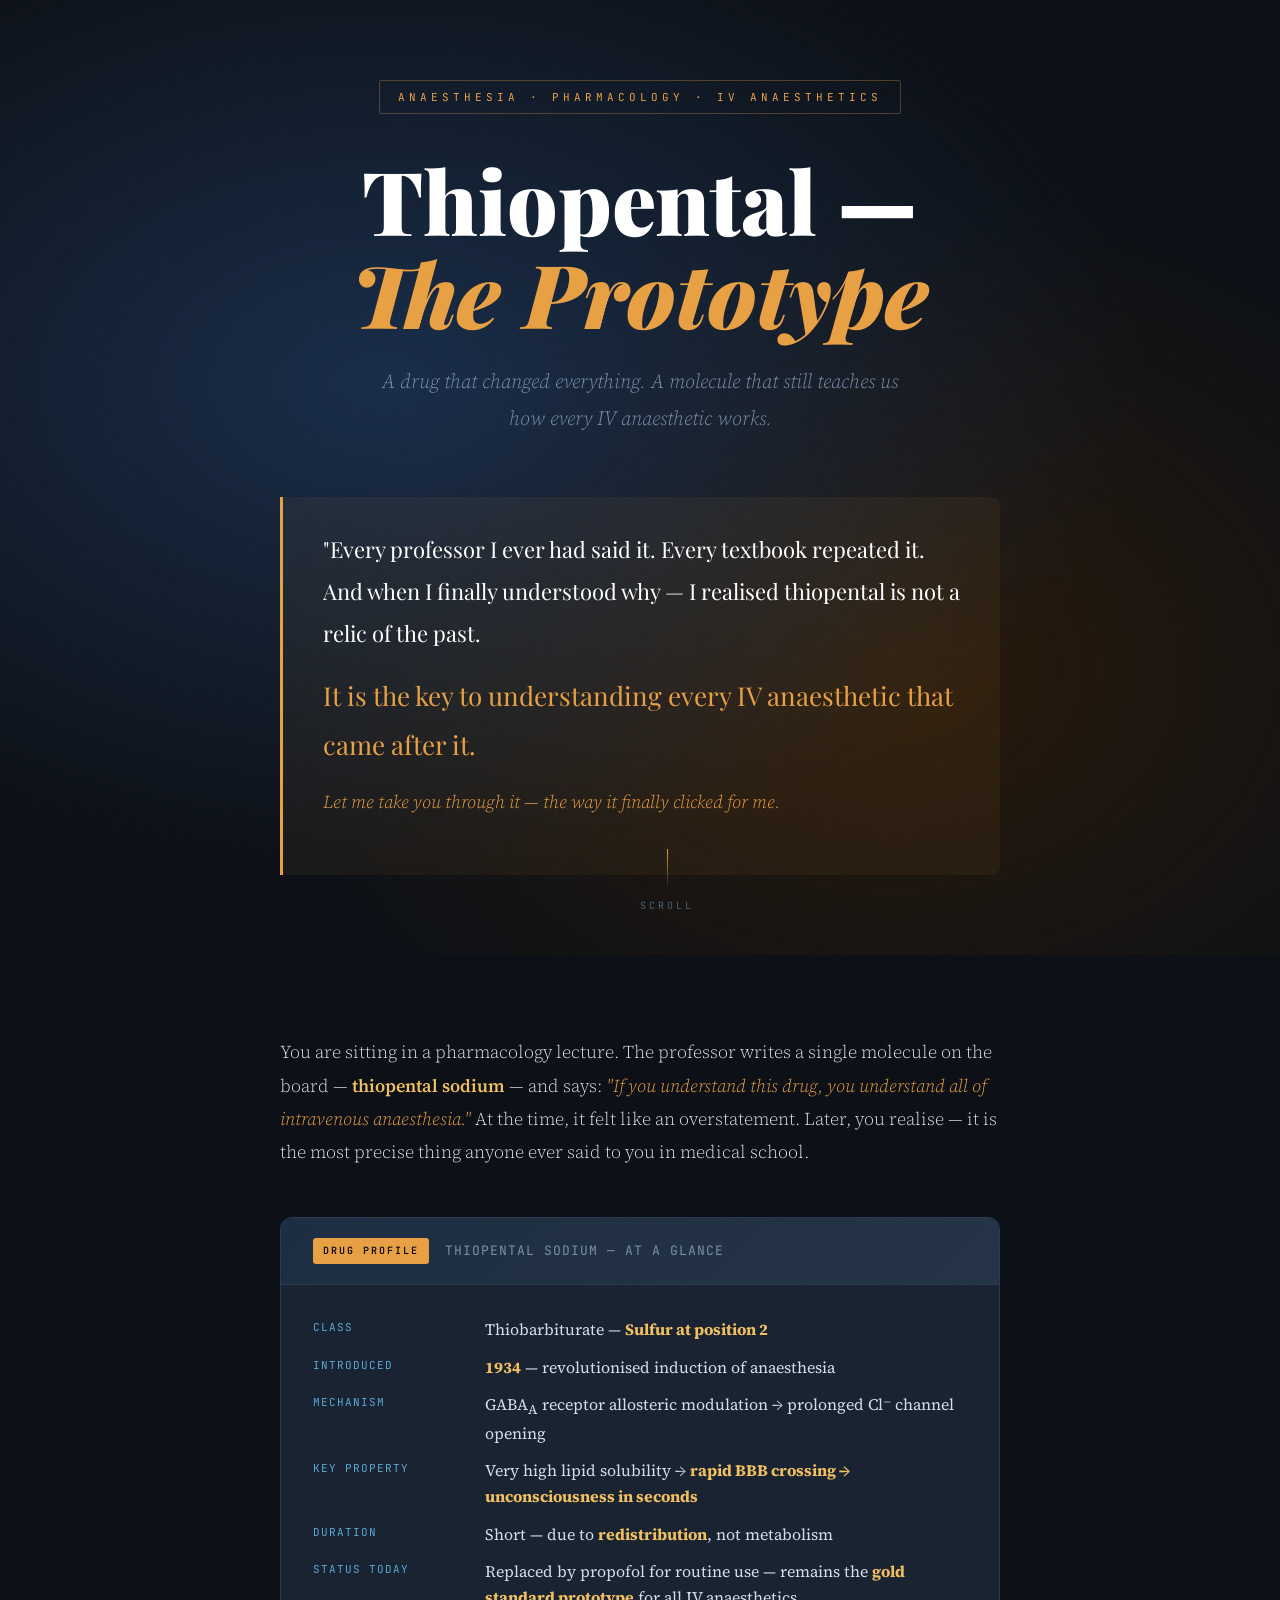
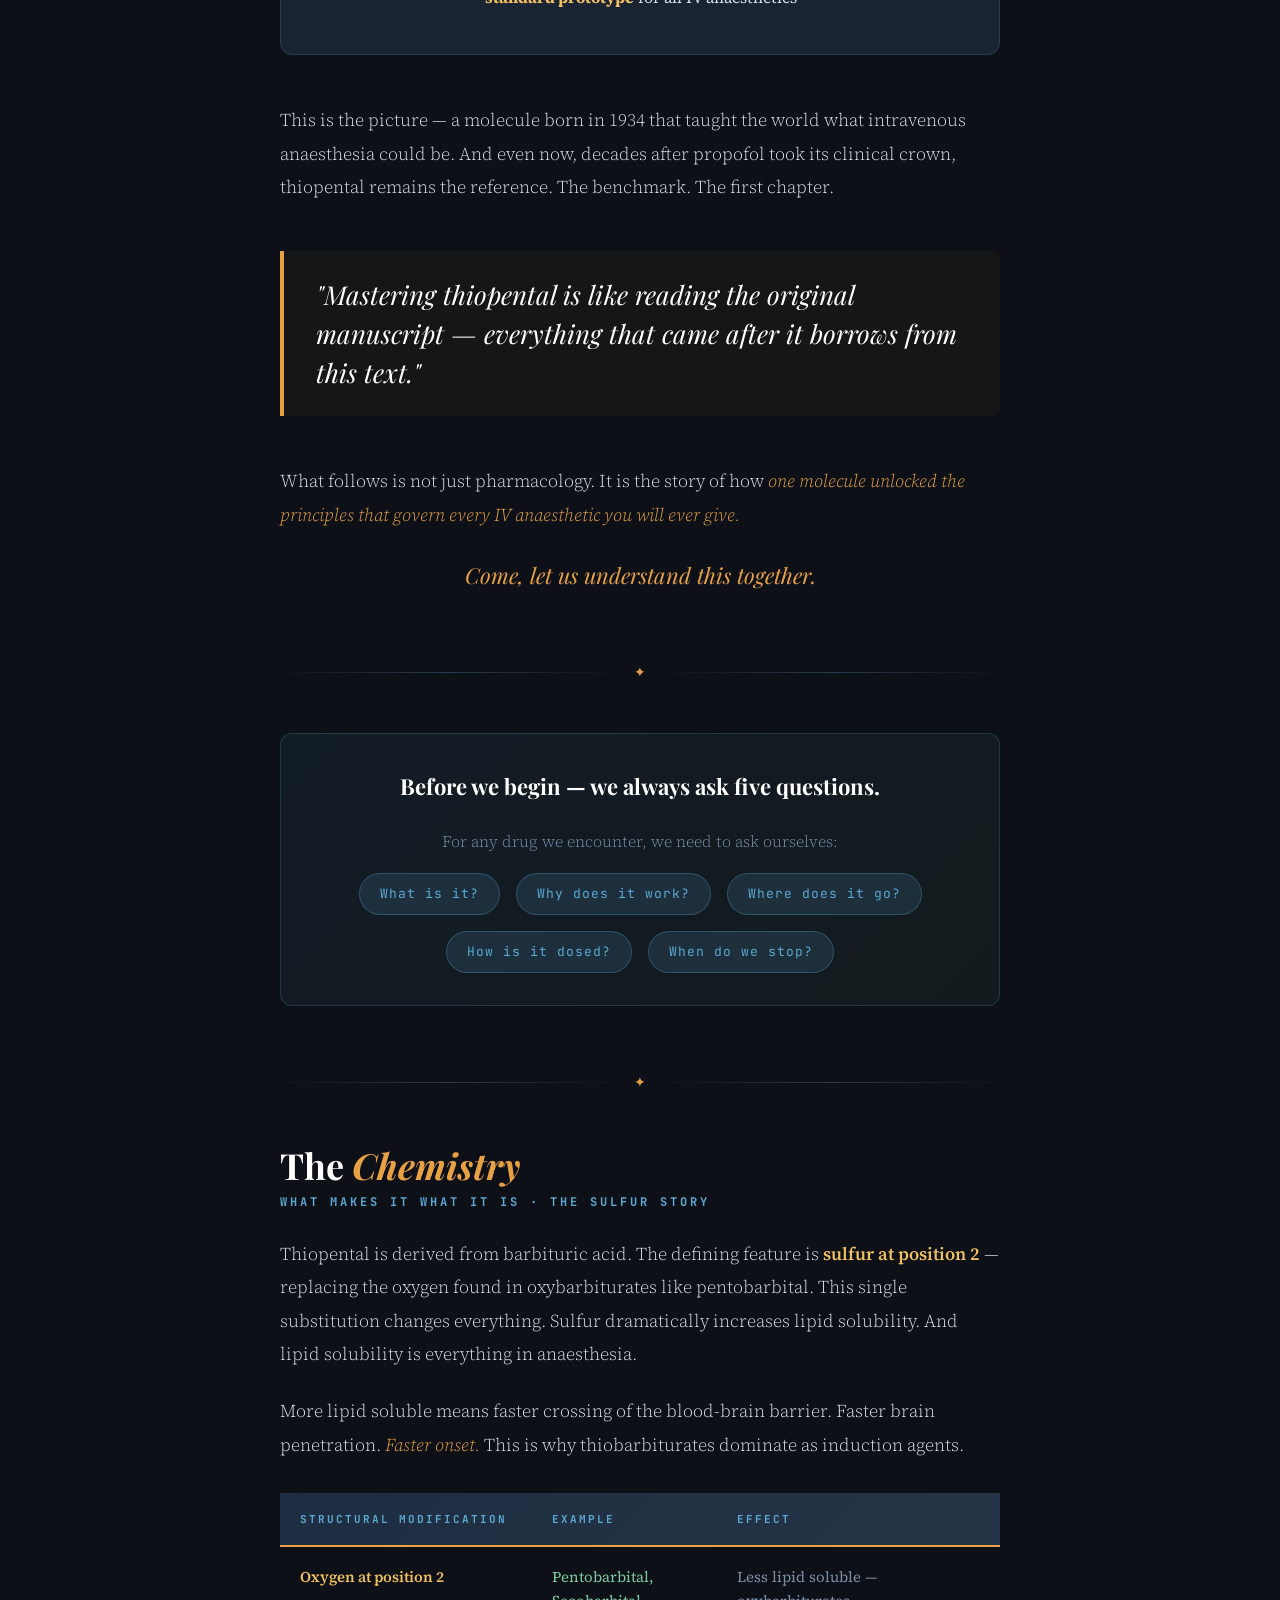
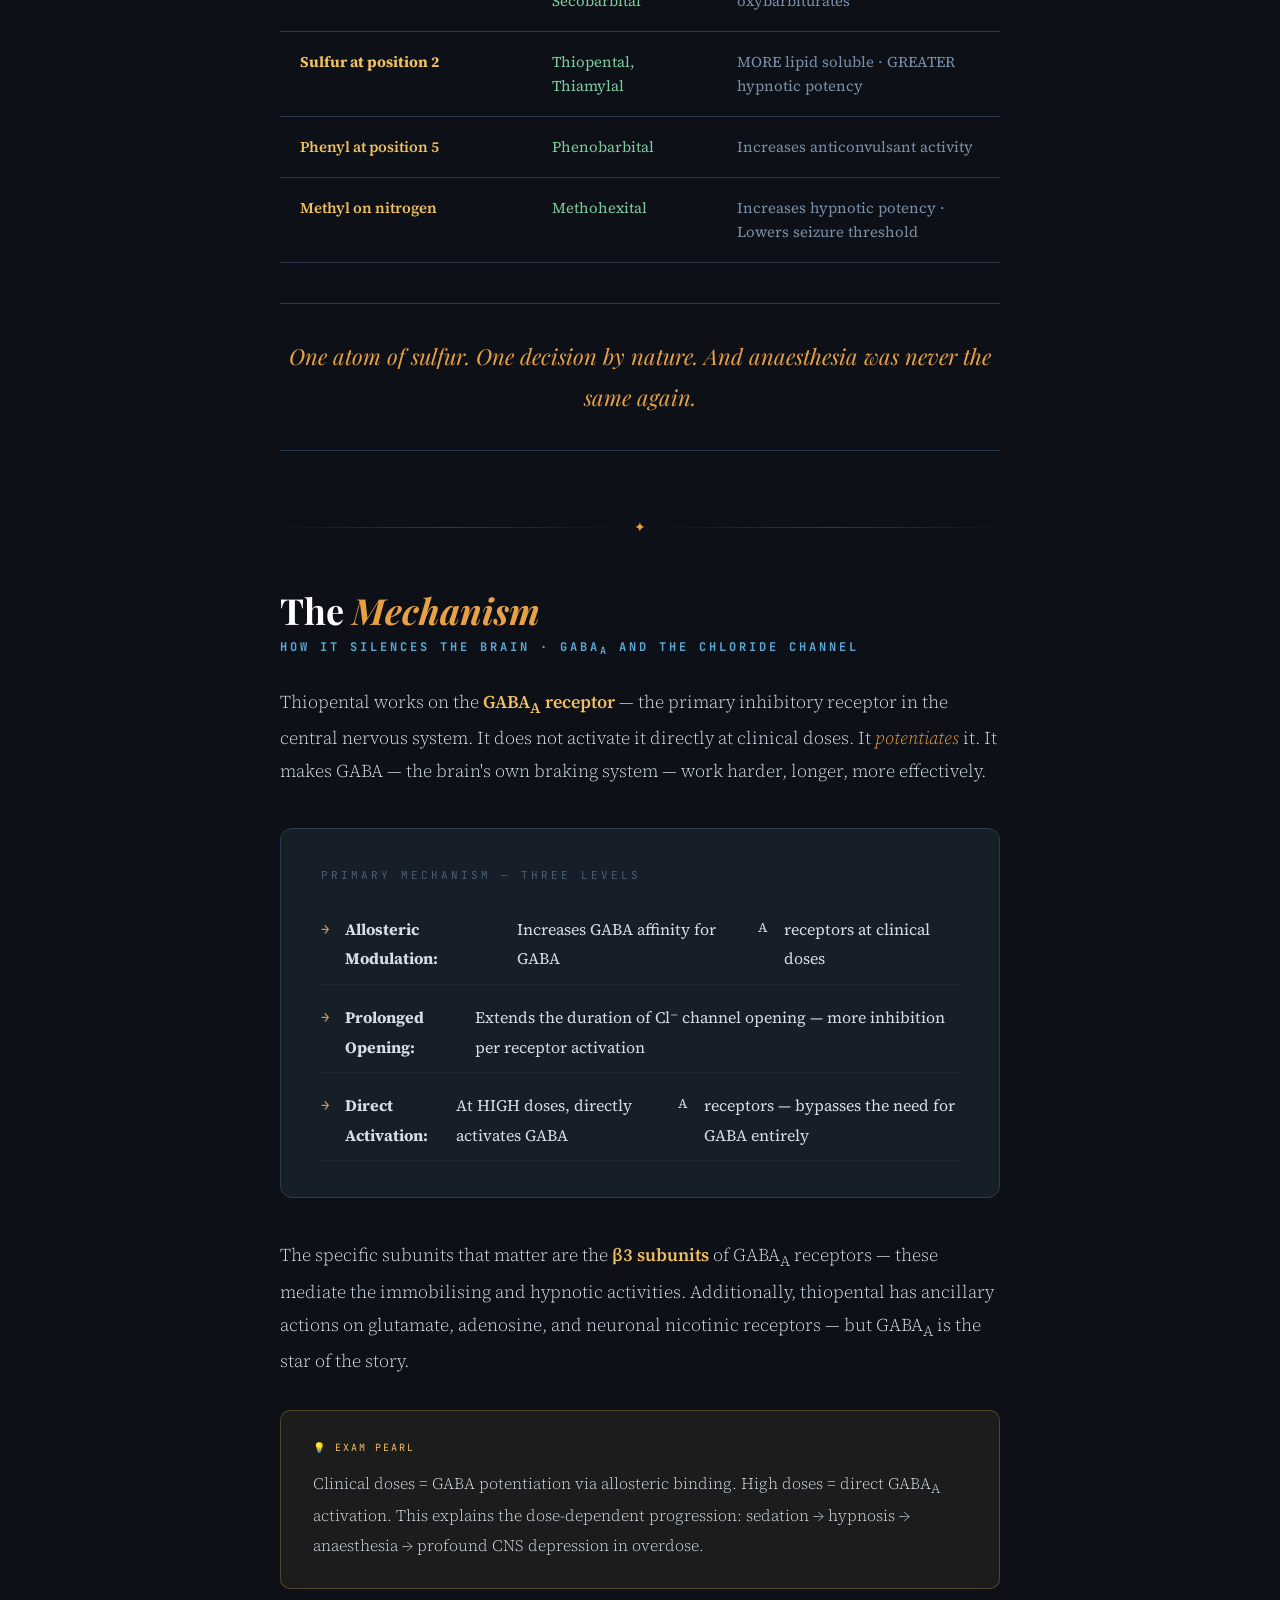
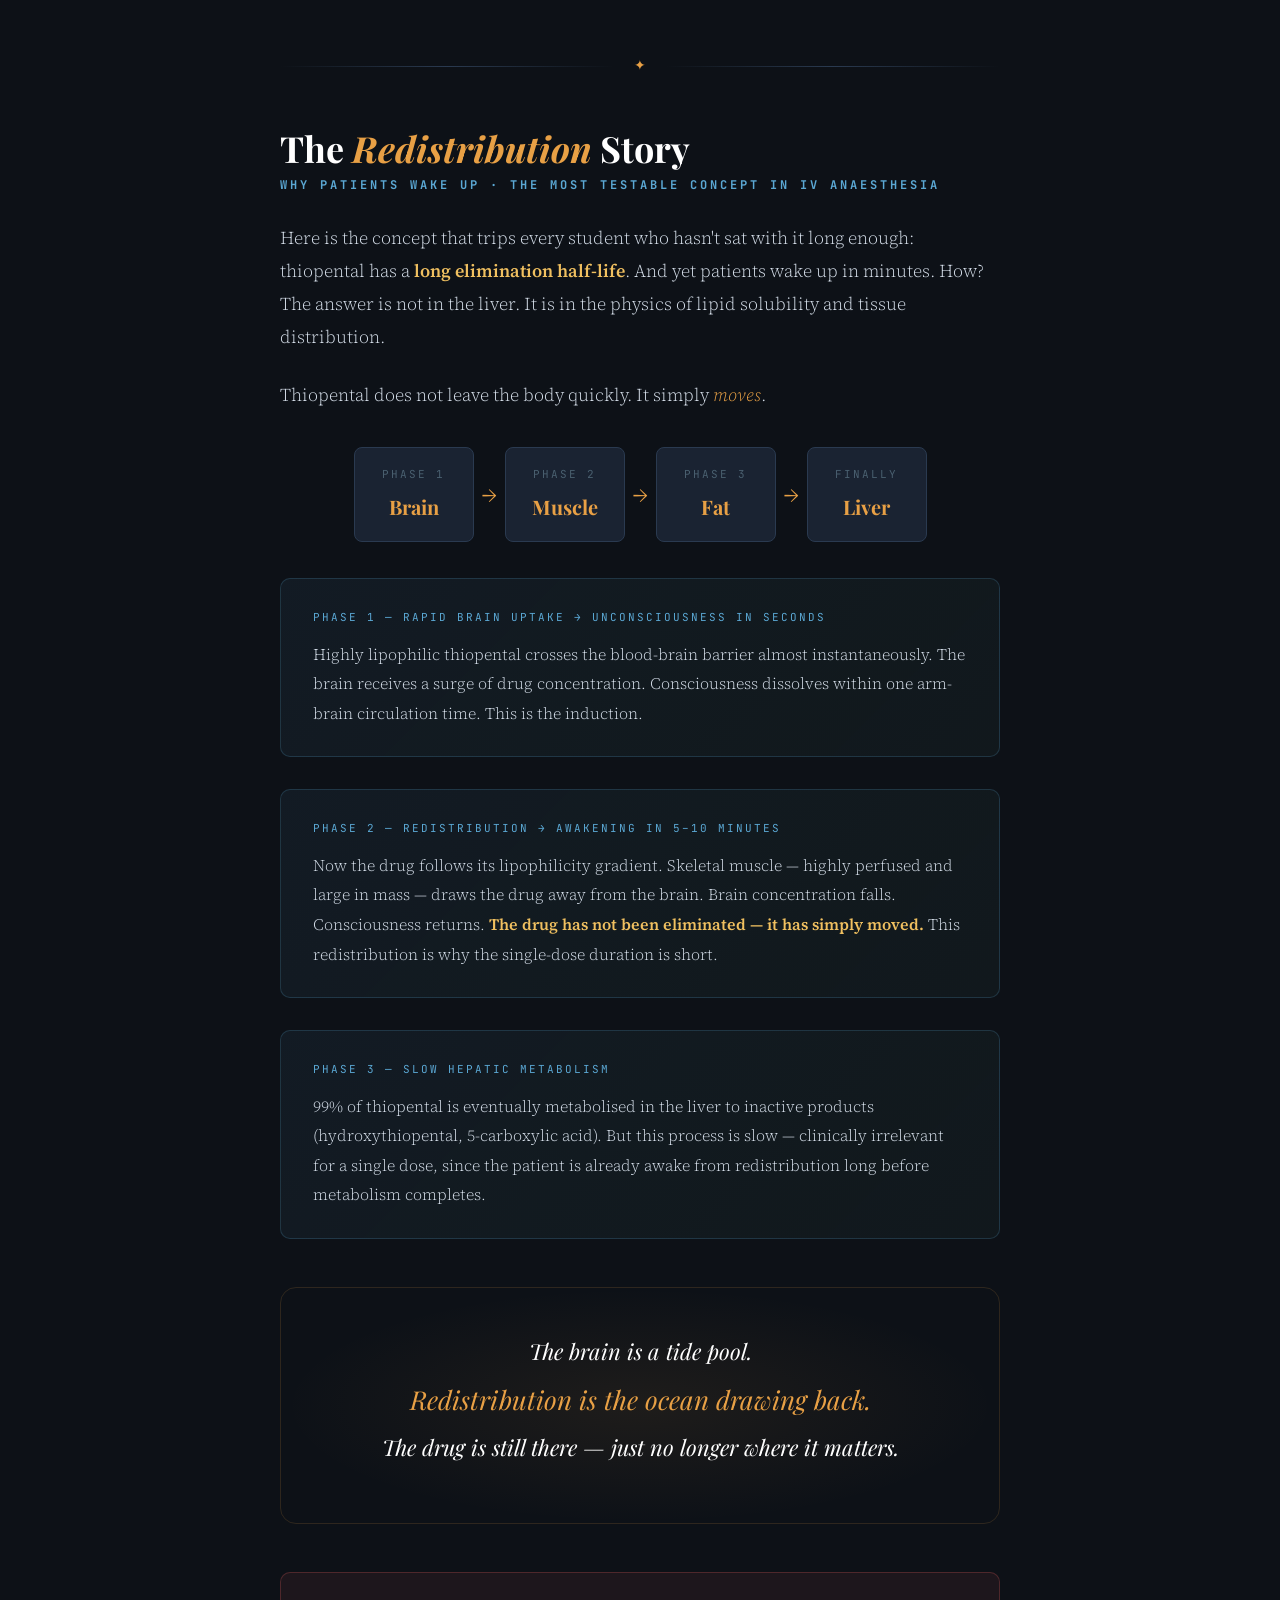
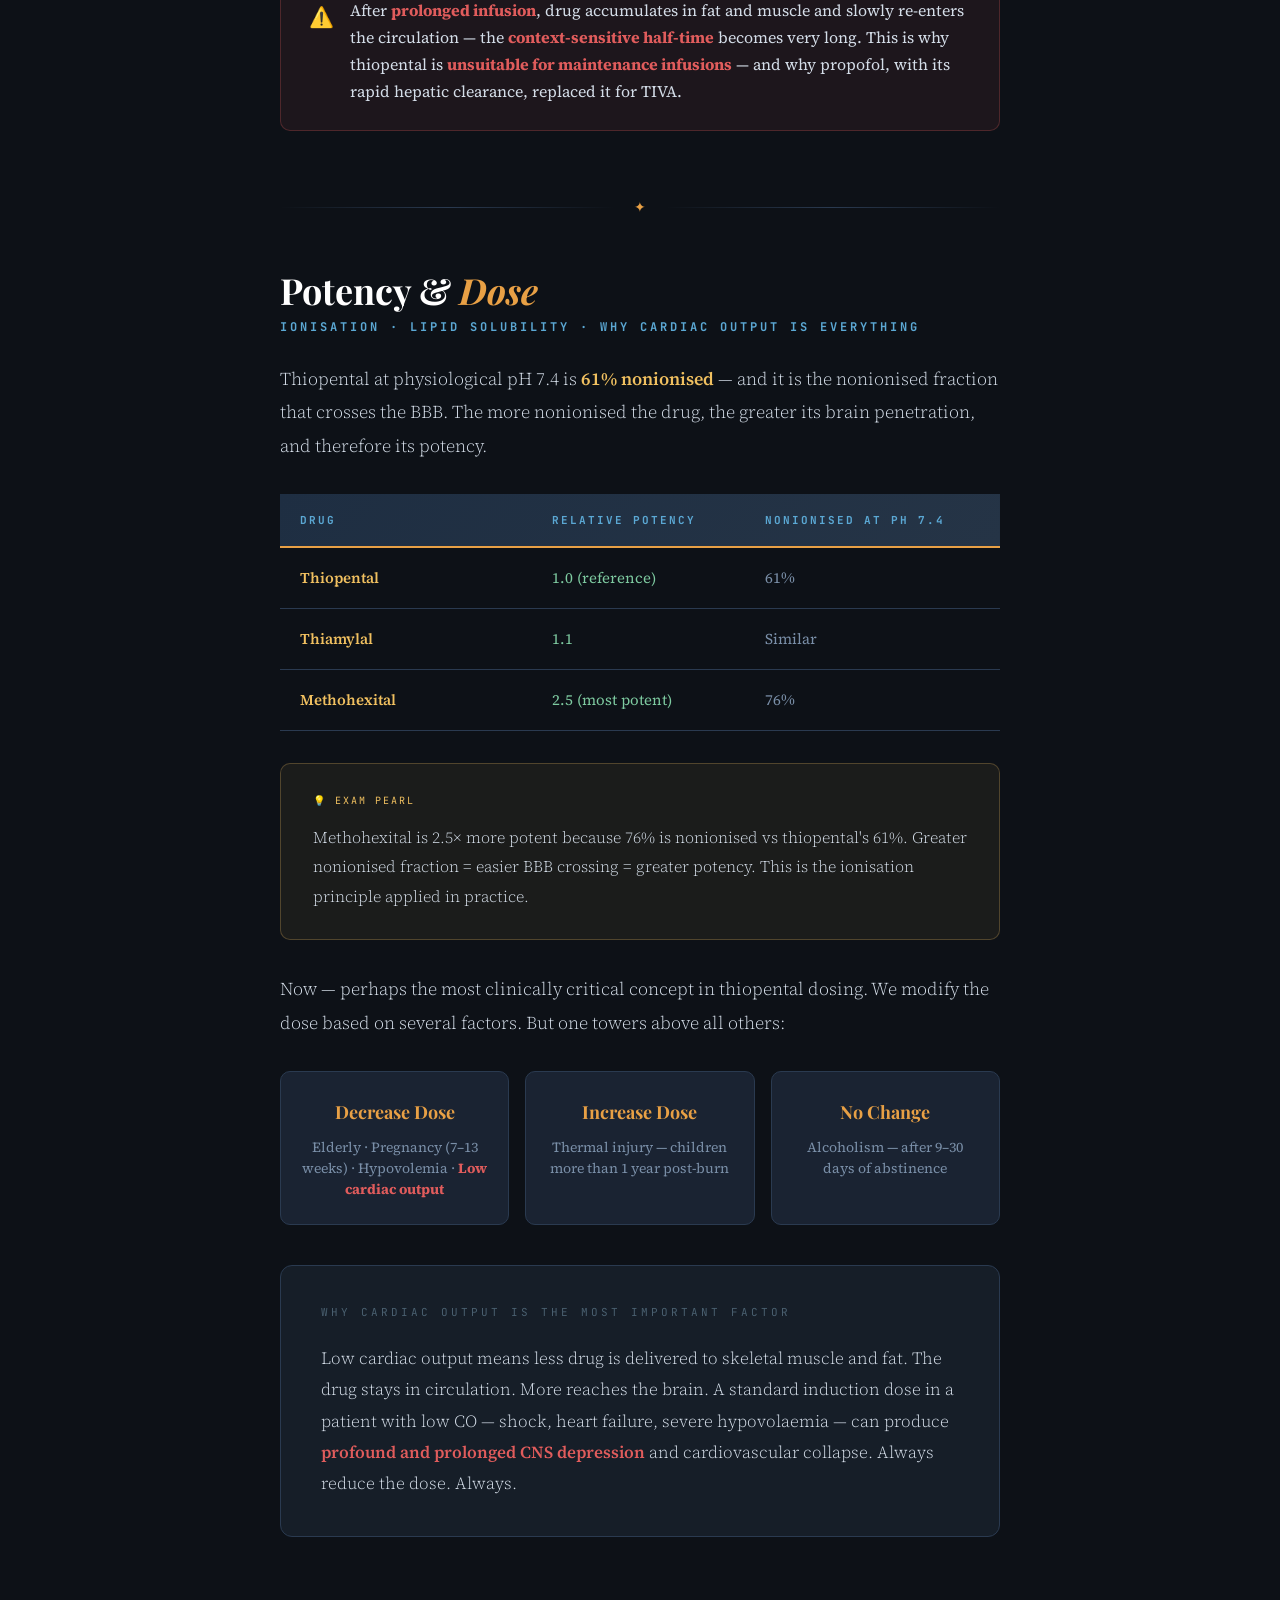
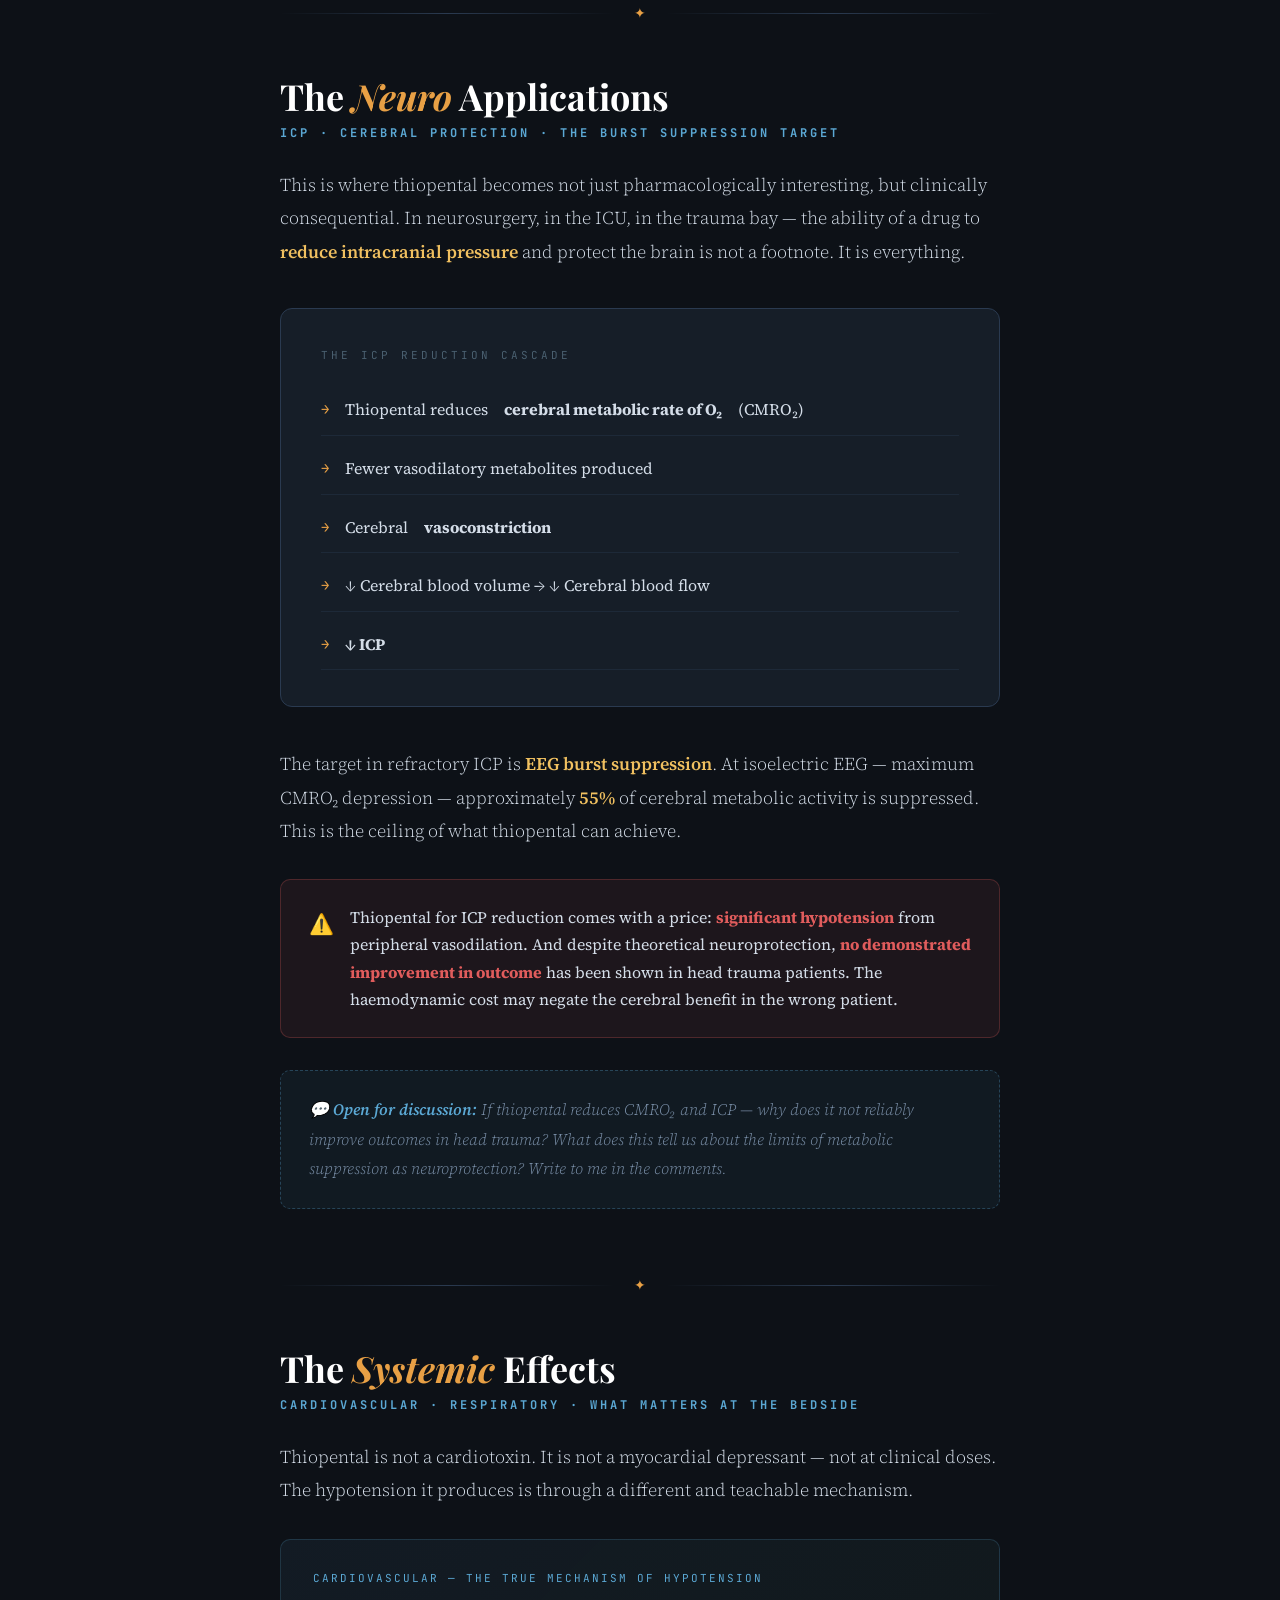
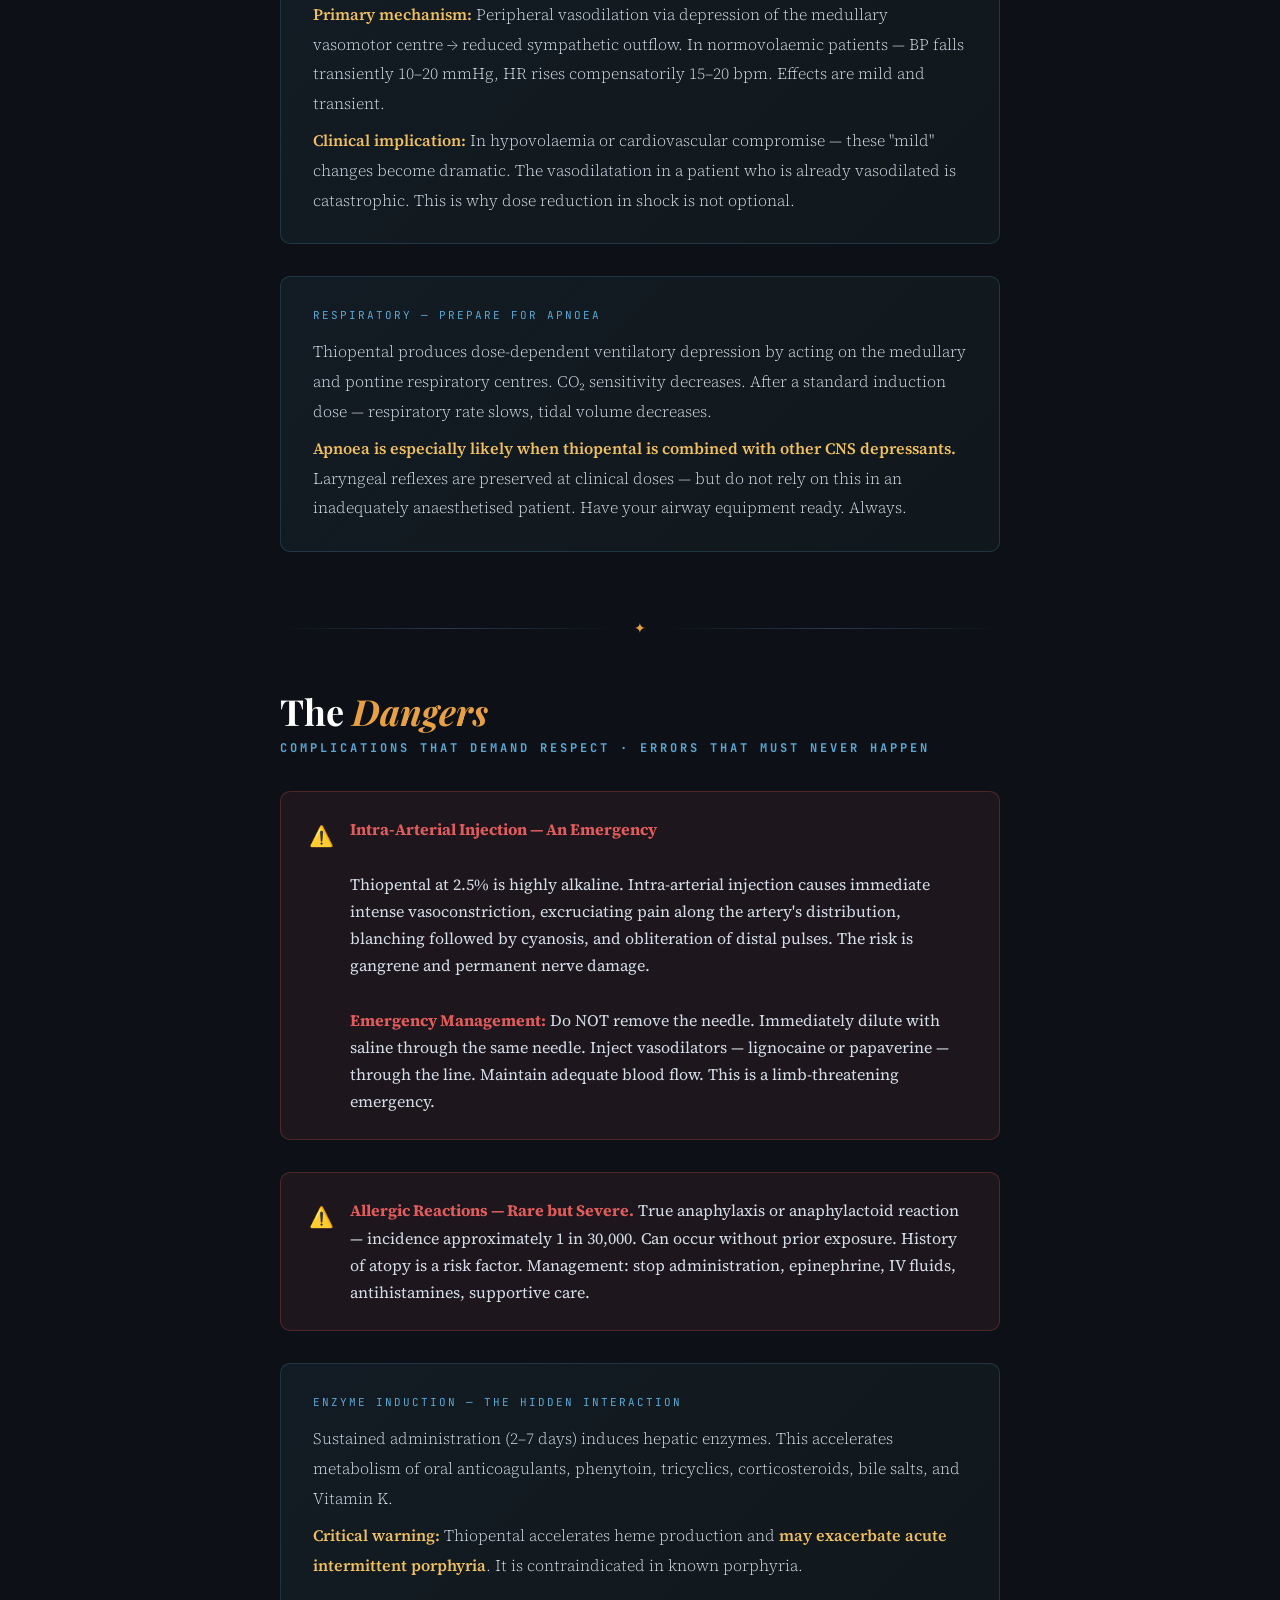
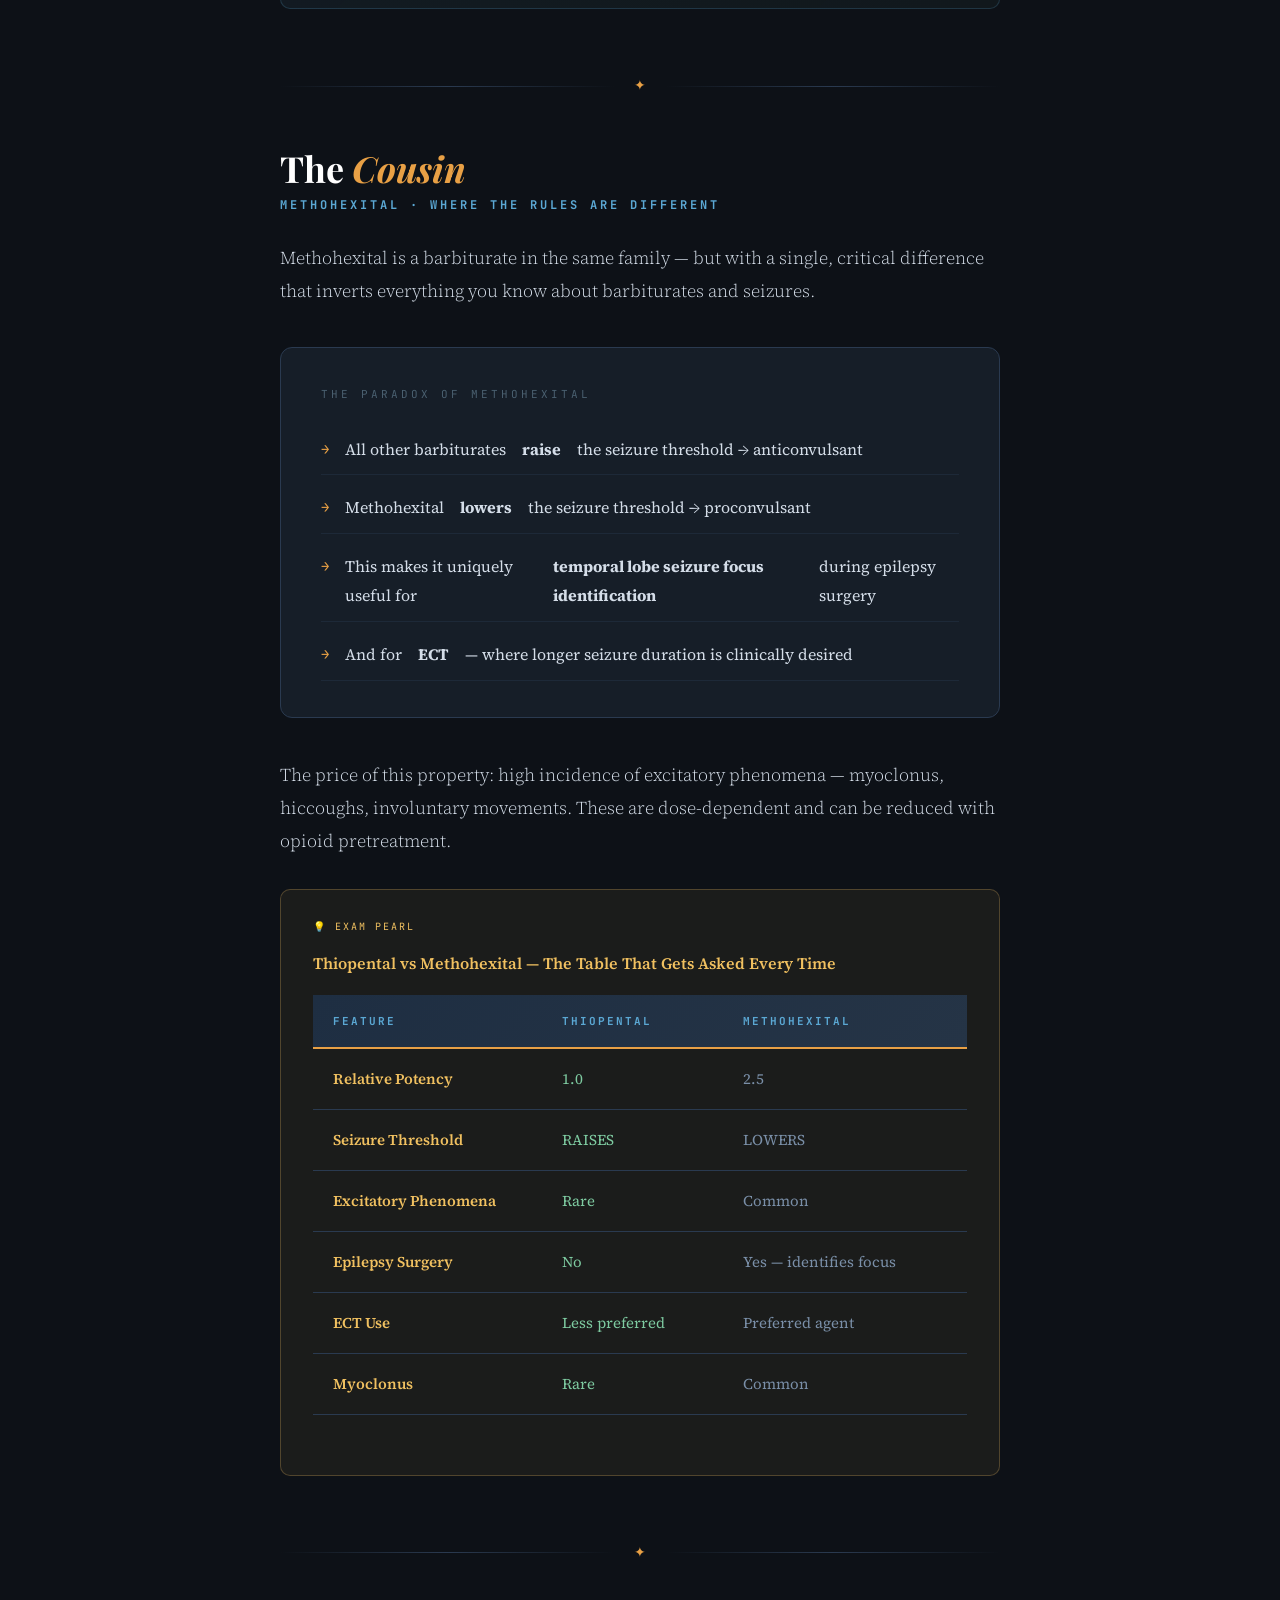
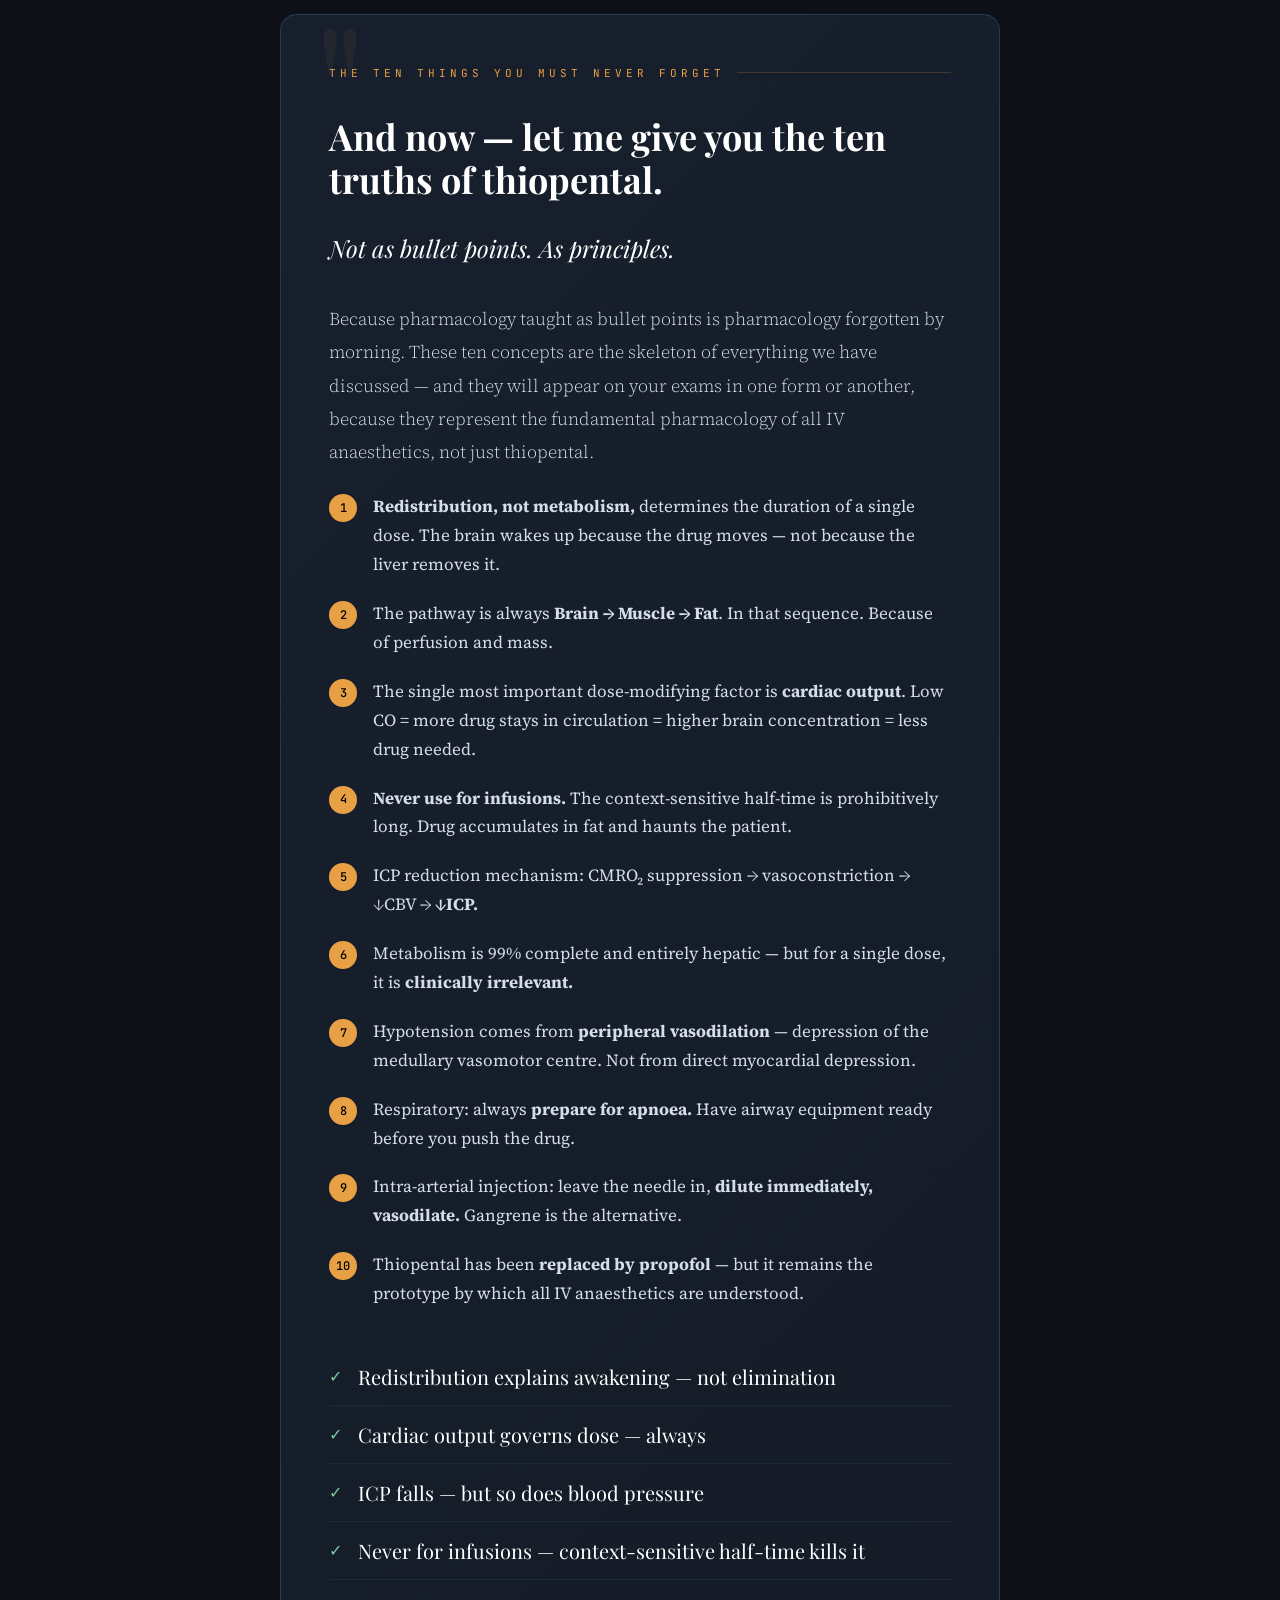
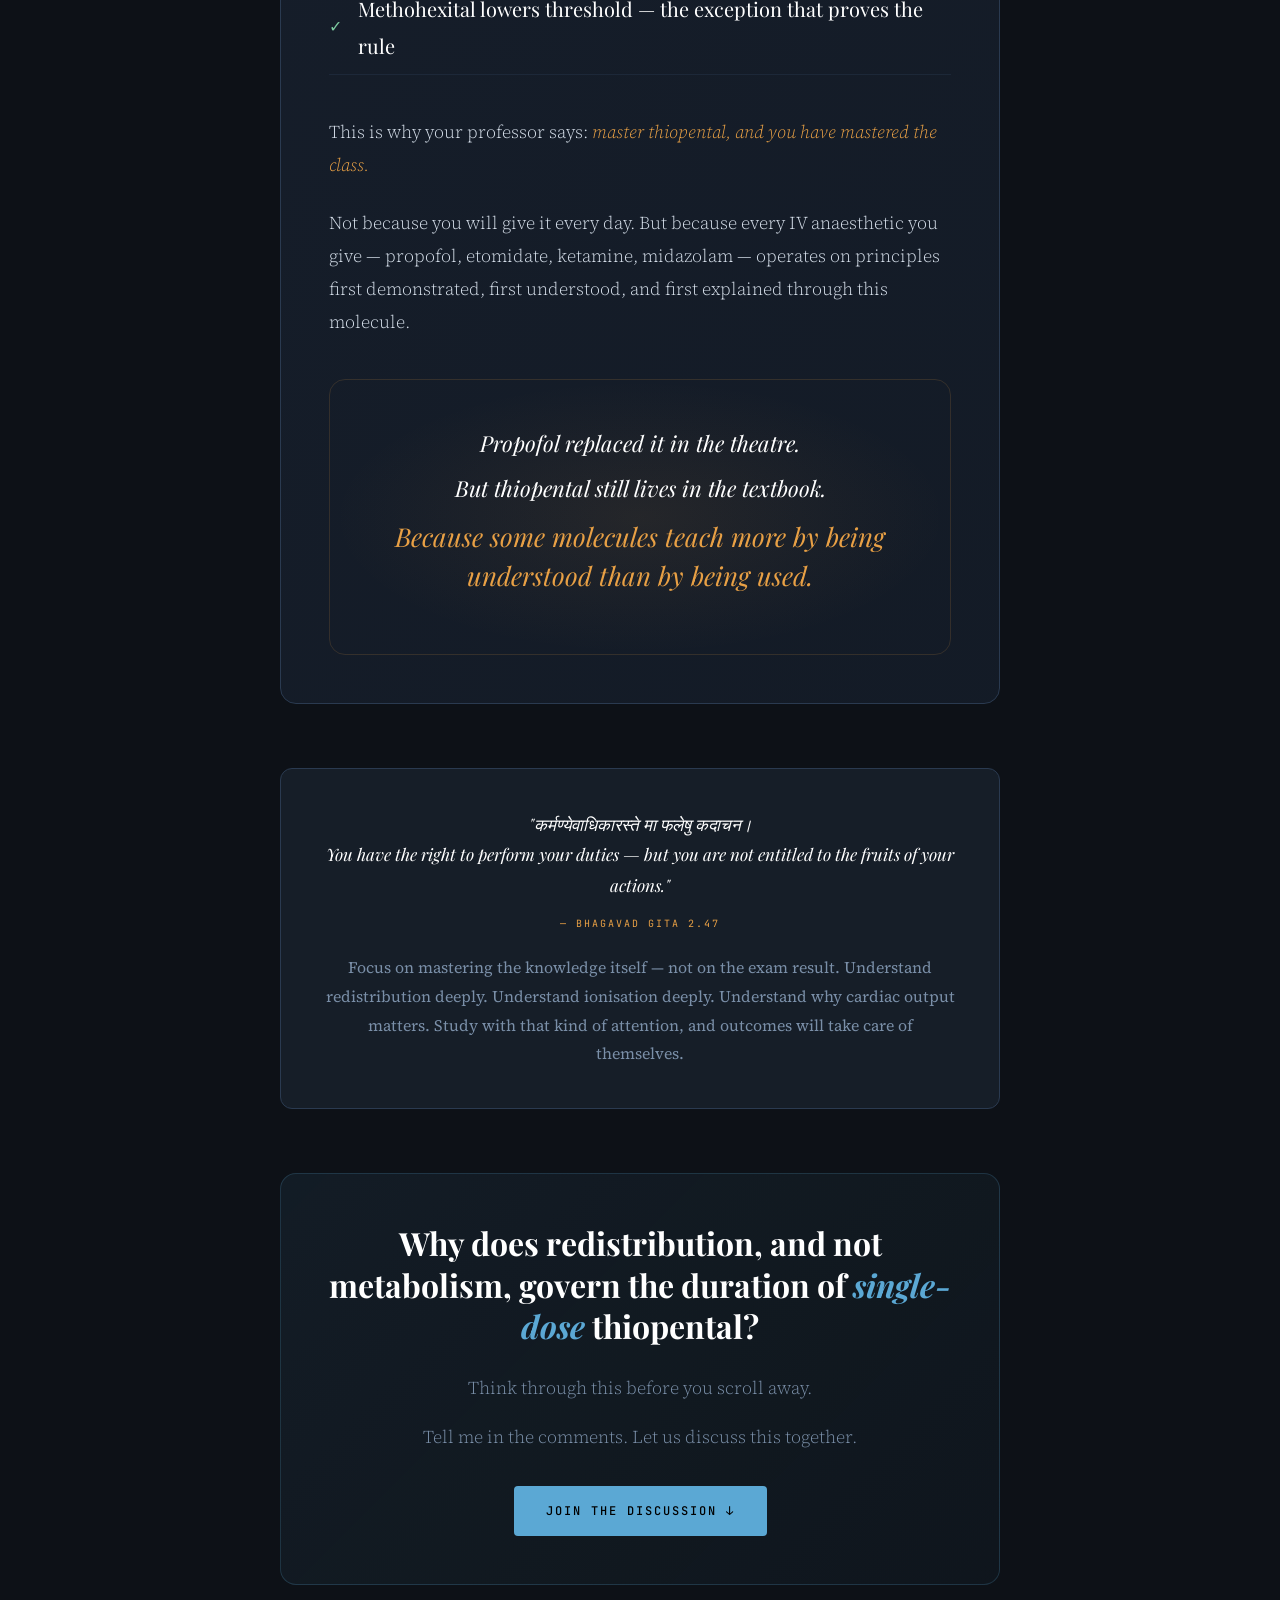
<file: blog/thiopentone_blog (1).html>
<!DOCTYPE html>
<html lang="en">
<head>
<meta charset="UTF-8">
<meta name="viewport" content="width=device-width, initial-scale=1.0">
<title>Thiopental — The Gold Standard Prototype</title>
<link href="https://fonts.googleapis.com/css2?family=Playfair+Display:ital,wght@0,400;0,700;0,900;1,400;1,700&family=Source+Serif+4:ital,wght@0,300;0,400;0,600;1,300;1,400&family=JetBrains+Mono:wght@400;500&display=swap" rel="stylesheet">
<style>
  :root {
    --bg: #0d1117;
    --bg2: #111820;
    --bg3: #161e28;
    --card: #1a2332;
    --border: #2a3a50;
    --accent: #e8a045;
    --accent2: #5ba8d4;
    --accent3: #7ecba1;
    --text: #d4dde8;
    --text-muted: #7a8fa8;
    --text-dim: #4a6070;
    --red: #e05c5c;
    --gold: #f0c060;
  }

  * { margin: 0; padding: 0; box-sizing: border-box; }

  body {
    background: var(--bg);
    color: var(--text);
    font-family: 'Source Serif 4', Georgia, serif;
    font-size: 18px;
    line-height: 1.85;
    min-height: 100vh;
  }

  /* ── HERO ── */
  .hero {
    position: relative;
    min-height: 100vh;
    display: flex;
    flex-direction: column;
    align-items: center;
    justify-content: center;
    text-align: center;
    padding: 80px 40px;
    overflow: hidden;
    background: radial-gradient(ellipse at 30% 40%, #1a2e4a 0%, transparent 60%),
                radial-gradient(ellipse at 70% 70%, #2a1a0a 0%, transparent 50%),
                var(--bg);
  }

  .hero::before {
    content: '';
    position: absolute;
    inset: 0;
    background-image:
      radial-gradient(1px 1px at 20% 30%, rgba(232,160,69,0.3) 0%, transparent 100%),
      radial-gradient(1px 1px at 80% 20%, rgba(91,168,212,0.2) 0%, transparent 100%),
      radial-gradient(1px 1px at 50% 80%, rgba(232,160,69,0.15) 0%, transparent 100%);
    pointer-events: none;
  }

  .hero-tag {
    font-family: 'JetBrains Mono', monospace;
    font-size: 11px;
    letter-spacing: 4px;
    text-transform: uppercase;
    color: var(--accent);
    border: 1px solid rgba(232,160,69,0.3);
    padding: 6px 18px;
    border-radius: 2px;
    margin-bottom: 40px;
    animation: fadeUp 0.8s ease both;
  }

  .hero h1 {
    font-family: 'Playfair Display', serif;
    font-size: clamp(48px, 8vw, 88px);
    font-weight: 900;
    line-height: 1.05;
    color: #fff;
    margin-bottom: 24px;
    animation: fadeUp 0.8s 0.15s ease both;
  }

  .hero h1 em {
    font-style: italic;
    color: var(--accent);
  }

  .hero-sub {
    font-family: 'Source Serif 4', serif;
    font-style: italic;
    font-size: 20px;
    color: var(--text-muted);
    max-width: 520px;
    margin-bottom: 60px;
    animation: fadeUp 0.8s 0.3s ease both;
  }

  .hero-opening {
    max-width: 720px;
    background: rgba(232,160,69,0.06);
    border-left: 3px solid var(--accent);
    border-radius: 0 8px 8px 0;
    padding: 32px 40px;
    text-align: left;
    font-size: 20px;
    line-height: 1.9;
    color: var(--text);
    animation: fadeUp 0.8s 0.45s ease both;
  }

  .hero-opening .hook {
    font-family: 'Playfair Display', serif;
    font-size: 22px;
    font-weight: 400;
    color: #fff;
    margin-bottom: 16px;
  }

  .hero-opening .pullback {
    font-style: italic;
    color: var(--accent);
    font-size: 18px;
  }

  .scroll-hint {
    position: absolute;
    bottom: 40px;
    left: 50%;
    transform: translateX(-50%);
    display: flex;
    flex-direction: column;
    align-items: center;
    gap: 8px;
    color: var(--text-dim);
    font-family: 'JetBrains Mono', monospace;
    font-size: 10px;
    letter-spacing: 3px;
    text-transform: uppercase;
    animation: fadeUp 1s 0.8s ease both;
  }

  .scroll-line {
    width: 1px;
    height: 40px;
    background: linear-gradient(to bottom, var(--accent), transparent);
    animation: scrollPulse 2s infinite;
  }

  /* ── MAIN CONTENT ── */
  .content {
    max-width: 800px;
    margin: 0 auto;
    padding: 80px 40px 120px;
  }

  /* ── DIVIDER ── */
  .divider {
    display: flex;
    align-items: center;
    gap: 20px;
    margin: 64px 0 48px;
  }

  .divider-line {
    flex: 1;
    height: 1px;
    background: linear-gradient(to right, transparent, var(--border), transparent);
  }

  .divider-icon {
    color: var(--accent);
    font-size: 14px;
    font-family: 'JetBrains Mono', monospace;
  }

  /* ── HEADINGS ── */
  h2.section-title {
    font-family: 'Playfair Display', serif;
    font-size: 36px;
    font-weight: 700;
    color: #fff;
    margin-bottom: 8px;
    line-height: 1.2;
  }

  h2.section-title em {
    color: var(--accent);
    font-style: italic;
  }

  h3.sub-title {
    font-family: 'JetBrains Mono', monospace;
    font-size: 12px;
    letter-spacing: 3px;
    text-transform: uppercase;
    color: var(--accent2);
    margin-bottom: 24px;
    margin-top: -4px;
  }

  /* ── BODY TEXT ── */
  p {
    margin-bottom: 24px;
    color: var(--text);
    font-weight: 300;
  }

  p strong { color: var(--gold); font-weight: 600; }
  p em { color: var(--accent); font-style: italic; }

  /* ── PULL QUOTE ── */
  .pull-quote {
    font-family: 'Playfair Display', serif;
    font-style: italic;
    font-size: 26px;
    line-height: 1.5;
    color: #fff;
    border-left: 4px solid var(--accent);
    padding: 24px 32px;
    margin: 48px 0;
    background: rgba(232,160,69,0.04);
    border-radius: 0 8px 8px 0;
  }

  /* ── FIVE QUESTIONS ── */
  .five-questions {
    background: linear-gradient(135deg, rgba(91,168,212,0.08), rgba(126,203,161,0.05));
    border: 1px solid rgba(91,168,212,0.2);
    border-radius: 12px;
    padding: 32px 40px;
    margin: 48px 0;
    text-align: center;
  }

  .five-questions h3 {
    font-family: 'Playfair Display', serif;
    font-size: 22px;
    color: #fff;
    margin-bottom: 20px;
  }

  .questions-row {
    display: flex;
    justify-content: center;
    gap: 16px;
    flex-wrap: wrap;
    margin-top: 16px;
  }

  .question-pill {
    background: rgba(91,168,212,0.15);
    border: 1px solid rgba(91,168,212,0.3);
    color: var(--accent2);
    font-family: 'JetBrains Mono', monospace;
    font-size: 13px;
    padding: 8px 20px;
    border-radius: 100px;
    letter-spacing: 1px;
  }

  /* ── PROP TABLE CARD ── */
  .prop-card {
    background: var(--card);
    border: 1px solid var(--border);
    border-radius: 12px;
    overflow: hidden;
    margin: 48px 0;
  }

  .prop-header {
    background: linear-gradient(135deg, #1e2e42, #253446);
    padding: 20px 32px;
    display: flex;
    align-items: center;
    gap: 16px;
    border-bottom: 1px solid var(--border);
  }

  .prop-badge {
    background: var(--accent);
    color: #000;
    font-family: 'JetBrains Mono', monospace;
    font-size: 10px;
    letter-spacing: 2px;
    padding: 4px 10px;
    border-radius: 3px;
    font-weight: 500;
  }

  .prop-title {
    font-family: 'JetBrains Mono', monospace;
    font-size: 13px;
    color: var(--text-muted);
    letter-spacing: 1px;
  }

  .prop-body { padding: 32px; }

  .prop-row {
    display: flex;
    gap: 12px;
    margin-bottom: 12px;
    font-size: 16px;
    line-height: 1.6;
  }

  .prop-label {
    font-family: 'JetBrains Mono', monospace;
    font-size: 11px;
    color: var(--accent2);
    min-width: 160px;
    padding-top: 2px;
    letter-spacing: 1px;
    text-transform: uppercase;
  }

  .prop-value { color: var(--text); flex: 1; }
  .prop-value strong { color: var(--gold); }

  /* ── LANDMARK TABLE ── */
  .data-table {
    width: 100%;
    border-collapse: collapse;
    margin: 32px 0;
    font-size: 16px;
  }

  .data-table thead tr {
    background: linear-gradient(135deg, #1e2e42, #253446);
  }

  .data-table thead th {
    padding: 16px 20px;
    text-align: left;
    font-family: 'JetBrains Mono', monospace;
    font-size: 11px;
    letter-spacing: 2px;
    text-transform: uppercase;
    color: var(--accent2);
    border-bottom: 2px solid var(--accent);
  }

  .data-table tbody tr {
    border-bottom: 1px solid var(--border);
    transition: background 0.2s;
  }

  .data-table tbody tr:hover { background: rgba(232,160,69,0.04); }

  .data-table td {
    padding: 18px 20px;
    vertical-align: top;
    line-height: 1.6;
  }

  .data-table td:first-child {
    color: var(--gold);
    font-weight: 600;
    font-size: 15px;
    width: 35%;
  }

  .data-table td:last-child { color: var(--text-muted); font-size: 15px; }
  .data-table td:nth-child(2):not(:last-child) { color: var(--accent3); font-size: 15px; }
  .data-table td strong { color: var(--gold); }

  /* ── CONCEPT BOX ── */
  .concept-box {
    background: var(--bg3);
    border-radius: 12px;
    padding: 36px 40px;
    margin: 40px 0;
    border: 1px solid var(--border);
  }

  .concept-box .concept-title {
    font-family: 'JetBrains Mono', monospace;
    font-size: 11px;
    letter-spacing: 3px;
    text-transform: uppercase;
    color: var(--text-dim);
    margin-bottom: 20px;
  }

  .concept-flow {
    display: flex;
    flex-direction: column;
    gap: 8px;
  }

  .flow-step {
    display: flex;
    align-items: flex-start;
    gap: 16px;
    font-size: 16px;
    color: var(--text);
    padding: 10px 0;
    border-bottom: 1px solid rgba(42,58,80,0.4);
  }

  .flow-arrow {
    color: var(--accent);
    font-family: 'JetBrains Mono', monospace;
    font-size: 14px;
    margin-top: 2px;
    flex-shrink: 0;
  }

  /* ── EXAM PEARL ── */
  .exam-pearl {
    background: rgba(244,192,96,0.06);
    border: 1px solid rgba(244,192,96,0.25);
    border-radius: 10px;
    padding: 28px 32px;
    margin: 32px 0;
  }

  .exam-pearl .pearl-label {
    font-family: 'JetBrains Mono', monospace;
    font-size: 10px;
    letter-spacing: 2px;
    text-transform: uppercase;
    color: var(--gold);
    margin-bottom: 12px;
  }

  .exam-pearl p { margin-bottom: 8px; font-size: 16px; }
  .exam-pearl p:last-child { margin-bottom: 0; }
  .exam-pearl strong { color: var(--gold); }
  .exam-pearl ol, .exam-pearl ul { padding-left: 20px; }
  .exam-pearl li { font-size: 16px; color: var(--text-muted); line-height: 1.8; margin-bottom: 6px; }
  .exam-pearl li strong { color: var(--gold); }

  /* ── WARNING BOX ── */
  .warning-block {
    background: rgba(224,92,92,0.08);
    border: 1px solid rgba(224,92,92,0.25);
    border-radius: 10px;
    padding: 24px 28px;
    margin: 32px 0;
    display: flex;
    gap: 16px;
    align-items: flex-start;
  }

  .warning-icon { font-size: 20px; flex-shrink: 0; margin-top: 2px; }

  .warning-text { font-size: 16px; color: var(--text); line-height: 1.7; }
  .warning-text strong { color: var(--red); }

  /* ── HIGHLIGHT BOX ── */
  .highlight {
    background: linear-gradient(135deg, rgba(91,168,212,0.07), rgba(126,203,161,0.04));
    border: 1px solid rgba(91,168,212,0.2);
    border-radius: 10px;
    padding: 28px 32px;
    margin: 32px 0;
  }

  .highlight .hl-title {
    font-family: 'JetBrains Mono', monospace;
    font-size: 11px;
    letter-spacing: 2px;
    text-transform: uppercase;
    color: var(--accent2);
    margin-bottom: 12px;
  }

  .highlight p { margin-bottom: 8px; font-size: 16px; }
  .highlight p:last-child { margin-bottom: 0; }
  .highlight strong { color: var(--gold); }
  .highlight ul, .highlight ol { padding-left: 20px; }
  .highlight li { font-size: 16px; color: var(--text-muted); line-height: 1.8; margin-bottom: 6px; }
  .highlight li strong { color: var(--gold); }

  /* ── MECHANISM / REDISTRIBUTION PATHWAY ── */
  .pathway {
    display: flex;
    align-items: center;
    justify-content: center;
    gap: 0;
    margin: 36px 0;
    flex-wrap: wrap;
  }

  .pathway-node {
    background: var(--card);
    border: 1px solid var(--border);
    border-radius: 8px;
    padding: 16px 24px;
    text-align: center;
    min-width: 120px;
  }

  .pathway-node .node-label {
    font-family: 'JetBrains Mono', monospace;
    font-size: 11px;
    letter-spacing: 2px;
    text-transform: uppercase;
    color: var(--text-dim);
    margin-bottom: 4px;
  }

  .pathway-node .node-value {
    font-family: 'Playfair Display', serif;
    font-size: 20px;
    color: var(--accent);
    font-weight: 700;
  }

  .pathway-arrow {
    font-size: 22px;
    color: var(--accent);
    margin: 0 8px;
  }

  /* ── ANALOGY BLOCK ── */
  .analogy {
    text-align: center;
    padding: 48px 32px;
    margin: 48px 0;
    background: radial-gradient(ellipse at center, rgba(232,160,69,0.08), transparent 70%);
    border-radius: 16px;
    position: relative;
  }

  .analogy::before {
    content: '';
    position: absolute;
    inset: 0;
    border-radius: 16px;
    border: 1px solid rgba(232,160,69,0.15);
  }

  .analogy-line {
    font-family: 'Playfair Display', serif;
    font-style: italic;
    font-size: 22px;
    color: #fff;
    margin-bottom: 12px;
    line-height: 1.5;
  }

  /* ── ALIVE LINE ── */
  .alive-line {
    font-family: 'Playfair Display', serif;
    font-style: italic;
    font-size: 22px;
    color: var(--accent);
    text-align: center;
    padding: 32px 0;
    border-top: 1px solid var(--border);
    border-bottom: 1px solid var(--border);
    margin: 40px 0;
  }

  /* ── MED GRID ── */
  .property-grid {
    display: grid;
    grid-template-columns: repeat(3, 1fr);
    gap: 16px;
    margin: 32px 0;
  }

  .property-card {
    background: var(--card);
    border: 1px solid var(--border);
    border-radius: 10px;
    padding: 24px 20px;
    text-align: center;
  }

  .property-card .prop-name {
    font-family: 'Playfair Display', serif;
    font-size: 18px;
    font-weight: 700;
    color: var(--accent);
    margin-bottom: 8px;
  }

  .property-card .prop-desc {
    font-size: 14px;
    color: var(--text-muted);
    line-height: 1.5;
  }

  /* ── GOALS LIST ── */
  .goals-list { list-style: none; margin: 24px 0 32px; }

  .goals-list li {
    display: flex;
    gap: 16px;
    margin-bottom: 20px;
    align-items: flex-start;
  }

  .goal-number {
    background: var(--accent);
    color: #000;
    font-family: 'JetBrains Mono', monospace;
    font-size: 12px;
    font-weight: 500;
    width: 28px;
    height: 28px;
    border-radius: 50%;
    display: flex;
    align-items: center;
    justify-content: center;
    flex-shrink: 0;
    margin-top: 2px;
  }

  .goal-text { color: var(--text); font-size: 17px; line-height: 1.7; }

  /* ── THE MOMENT SECTION ── */
  .moment-section {
    position: relative;
    background: linear-gradient(135deg, rgba(26,35,50,0.8), rgba(20,28,40,0.9));
    border: 1px solid var(--border);
    border-radius: 16px;
    padding: 48px 48px;
    margin: 48px 0;
    overflow: hidden;
  }

  .moment-section::before {
    content: '"';
    position: absolute;
    top: -20px;
    left: 32px;
    font-family: 'Playfair Display', serif;
    font-size: 180px;
    color: rgba(232,160,69,0.06);
    line-height: 1;
    pointer-events: none;
  }

  .moment-label {
    font-family: 'JetBrains Mono', monospace;
    font-size: 11px;
    letter-spacing: 4px;
    text-transform: uppercase;
    color: var(--accent);
    margin-bottom: 32px;
    display: flex;
    align-items: center;
    gap: 12px;
  }

  .moment-label::after {
    content: '';
    flex: 1;
    height: 1px;
    background: rgba(232,160,69,0.2);
  }

  /* ── OUTCOME LINES ── */
  .outcome-lines { margin: 32px 0; }

  .outcome-line {
    font-family: 'Playfair Display', serif;
    font-size: 20px;
    color: #fff;
    padding: 10px 0;
    border-bottom: 1px solid rgba(42,58,80,0.4);
    display: flex;
    align-items: center;
    gap: 16px;
  }

  .outcome-line::before {
    content: '✓';
    color: var(--accent3);
    font-family: sans-serif;
    font-size: 16px;
  }

  /* ── DISCUSSION BOX ── */
  .discussion-box {
    background: rgba(91,168,212,0.06);
    border: 1px dashed rgba(91,168,212,0.3);
    border-radius: 10px;
    padding: 24px 28px;
    margin: 32px 0;
  }

  .discussion-box p {
    margin-bottom: 0;
    font-size: 16px;
    color: var(--text-muted);
    font-style: italic;
  }

  .discussion-box p strong { color: var(--accent2); }

  /* ── GITA QUOTE ── */
  .gita-quote {
    background: var(--bg3);
    border: 1px solid var(--border);
    padding: 40px 44px;
    border-radius: 12px;
    margin: 64px 0 32px;
    text-align: center;
  }

  .gita-quote .gita-text {
    font-family: 'Playfair Display', serif;
    font-size: 17px;
    font-style: italic;
    color: #fff;
    line-height: 1.8;
    margin-bottom: 14px;
  }

  .gita-cite {
    font-family: 'JetBrains Mono', monospace;
    font-size: 10px;
    letter-spacing: 2px;
    text-transform: uppercase;
    color: var(--accent);
  }

  .gita-meaning {
    margin-top: 20px;
    font-size: 16px;
    color: var(--text-muted);
    line-height: 1.8;
    font-style: normal;
  }

  /* ── CLOSING QUESTION ── */
  .closing-question {
    background: linear-gradient(135deg, rgba(91,168,212,0.08), rgba(91,168,212,0.03));
    border: 1px solid rgba(91,168,212,0.2);
    border-radius: 16px;
    padding: 48px 48px;
    margin: 64px 0 0;
    text-align: center;
  }

  .closing-question h2 {
    font-family: 'Playfair Display', serif;
    font-size: 32px;
    color: #fff;
    line-height: 1.3;
    margin-bottom: 24px;
  }

  .closing-question h2 em { color: var(--accent2); font-style: italic; }
  .closing-question p { font-size: 18px; color: var(--text-muted); margin-bottom: 0; }

  .closing-question .cta {
    display: inline-block;
    margin-top: 32px;
    background: var(--accent2);
    color: #000;
    font-family: 'JetBrains Mono', monospace;
    font-size: 12px;
    letter-spacing: 2px;
    text-transform: uppercase;
    padding: 14px 32px;
    border-radius: 4px;
    text-decoration: none;
    font-weight: 500;
  }

  /* ── SANSKRIT BANNER ── */
  .sanskrit-banner {
    padding: 40px 60px;
    text-align: center;
    border-top: 1px solid var(--border);
    margin-top: 64px;
  }

  .sanskrit-text {
    font-family: 'Playfair Display', serif;
    font-size: clamp(18px, 2.5vw, 28px);
    color: var(--accent);
    letter-spacing: 2px;
    margin-bottom: 10px;
  }

  .sanskrit-meaning {
    font-family: 'JetBrains Mono', monospace;
    font-size: 11px;
    letter-spacing: 2px;
    text-transform: uppercase;
    color: var(--text-muted);
  }

  /* ── ANIMATIONS ── */
  @keyframes fadeUp {
    from { opacity: 0; transform: translateY(20px); }
    to { opacity: 1; transform: translateY(0); }
  }

  @keyframes scrollPulse {
    0%, 100% { opacity: 0.4; }
    50% { opacity: 1; }
  }

  /* ── RESPONSIVE ── */
  @media (max-width: 680px) {
    .content { padding: 60px 24px 80px; }
    .property-grid { grid-template-columns: 1fr; }
    .pathway { flex-direction: column; }
    .pathway-arrow { transform: rotate(90deg); }
    .moment-section { padding: 32px 28px; }
    .hero-opening { padding: 24px 28px; }
    .closing-question { padding: 36px 28px; }
    .prop-label { min-width: 110px; }
  }
</style>
</head>
<body>

<!-- ─── HERO ─── -->
<section class="hero">
  <div class="hero-tag">Anaesthesia · Pharmacology · IV Anaesthetics</div>
  <h1>Thiopental —<br><em>The Prototype</em></h1>
  <p class="hero-sub">A drug that changed everything. A molecule that still teaches us how every IV anaesthetic works.</p>

  <div class="hero-opening">
    <p class="hook">"Every professor I ever had said it. Every textbook repeated it. And when I finally understood why — I realised thiopental is not a relic of the past.</p>
    <p class="hook" style="color:var(--accent);font-size:26px;margin-bottom:16px;">It is the key to understanding every IV anaesthetic that came after it.</p>
    <p class="pullback">Let me take you through it — the way it finally clicked for me.</p>
  </div>

  <div class="scroll-hint">
    <div class="scroll-line"></div>
    scroll
  </div>
</section>

<!-- ─── MAIN CONTENT ─── -->
<main class="content">

  <p>You are sitting in a pharmacology lecture. The professor writes a single molecule on the board — <strong>thiopental sodium</strong> — and says: <em>"If you understand this drug, you understand all of intravenous anaesthesia."</em> At the time, it felt like an overstatement. Later, you realise — it is the most precise thing anyone ever said to you in medical school.</p>

  <div class="prop-card">
    <div class="prop-header">
      <span class="prop-badge">DRUG PROFILE</span>
      <span class="prop-title">THIOPENTAL SODIUM — AT A GLANCE</span>
    </div>
    <div class="prop-body">
      <div class="prop-row">
        <span class="prop-label">Class</span>
        <span class="prop-value">Thiobarbiturate — <strong>Sulfur at position 2</strong></span>
      </div>
      <div class="prop-row">
        <span class="prop-label">Introduced</span>
        <span class="prop-value"><strong>1934</strong> — revolutionised induction of anaesthesia</span>
      </div>
      <div class="prop-row">
        <span class="prop-label">Mechanism</span>
        <span class="prop-value">GABA<sub>A</sub> receptor allosteric modulation → prolonged Cl⁻ channel opening</span>
      </div>
      <div class="prop-row">
        <span class="prop-label">Key Property</span>
        <span class="prop-value">Very high lipid solubility → <strong>rapid BBB crossing → unconsciousness in seconds</strong></span>
      </div>
      <div class="prop-row">
        <span class="prop-label">Duration</span>
        <span class="prop-value">Short — due to <strong>redistribution</strong>, not metabolism</span>
      </div>
      <div class="prop-row">
        <span class="prop-label">Status Today</span>
        <span class="prop-value">Replaced by propofol for routine use — remains the <strong>gold standard prototype</strong> for all IV anaesthetics</span>
      </div>
    </div>
  </div>

  <p>This is the picture — a molecule born in 1934 that taught the world what intravenous anaesthesia could be. And even now, decades after propofol took its clinical crown, thiopental remains the reference. The benchmark. The first chapter.</p>

  <div class="pull-quote">
    "Mastering thiopental is like reading the original manuscript — everything that came after it borrows from this text."
  </div>

  <p>What follows is not just pharmacology. It is the story of how <em>one molecule unlocked the principles that govern every IV anaesthetic you will ever give.</em></p>
  <p style="text-align:center;font-family:'Playfair Display',serif;font-style:italic;font-size:22px;color:var(--accent);">Come, let us understand this together.</p>

  <div class="divider"><div class="divider-line"></div><div class="divider-icon">✦</div><div class="divider-line"></div></div>

  <!-- Five Questions -->
  <div class="five-questions">
    <h3>Before we begin — we always ask five questions.</h3>
    <p style="color:var(--text-muted);font-size:16px;margin-bottom:0;">For any drug we encounter, we need to ask ourselves:</p>
    <div class="questions-row">
      <span class="question-pill">What is it?</span>
      <span class="question-pill">Why does it work?</span>
      <span class="question-pill">Where does it go?</span>
      <span class="question-pill">How is it dosed?</span>
      <span class="question-pill">When do we stop?</span>
    </div>
  </div>

  <div class="divider"><div class="divider-line"></div><div class="divider-icon">✦</div><div class="divider-line"></div></div>

  <!-- Chemistry -->
  <h2 class="section-title">The <em>Chemistry</em></h2>
  <h3 class="sub-title">What makes it what it is · The sulfur story</h3>

  <p>Thiopental is derived from barbituric acid. The defining feature is <strong>sulfur at position 2</strong> — replacing the oxygen found in oxybarbiturates like pentobarbital. This single substitution changes everything. Sulfur dramatically increases lipid solubility. And lipid solubility is everything in anaesthesia.</p>

  <p>More lipid soluble means faster crossing of the blood-brain barrier. Faster brain penetration. <em>Faster onset.</em> This is why thiobarbiturates dominate as induction agents.</p>

  <table class="data-table">
    <thead>
      <tr>
        <th>Structural Modification</th>
        <th>Example</th>
        <th>Effect</th>
      </tr>
    </thead>
    <tbody>
      <tr>
        <td>Oxygen at position 2</td>
        <td>Pentobarbital, Secobarbital</td>
        <td>Less lipid soluble — oxybarbiturates</td>
      </tr>
      <tr>
        <td><strong>Sulfur at position 2</strong></td>
        <td>Thiopental, Thiamylal</td>
        <td>MORE lipid soluble · GREATER hypnotic potency</td>
      </tr>
      <tr>
        <td>Phenyl at position 5</td>
        <td>Phenobarbital</td>
        <td>Increases anticonvulsant activity</td>
      </tr>
      <tr>
        <td>Methyl on nitrogen</td>
        <td>Methohexital</td>
        <td>Increases hypnotic potency · Lowers seizure threshold</td>
      </tr>
    </tbody>
  </table>

  <div class="alive-line">
    One atom of sulfur. One decision by nature. And anaesthesia was never the same again.
  </div>

  <div class="divider"><div class="divider-line"></div><div class="divider-icon">✦</div><div class="divider-line"></div></div>

  <!-- Mechanism -->
  <h2 class="section-title">The <em>Mechanism</em></h2>
  <h3 class="sub-title">How it silences the brain · GABA<sub>A</sub> and the chloride channel</h3>

  <p>Thiopental works on the <strong>GABA<sub>A</sub> receptor</strong> — the primary inhibitory receptor in the central nervous system. It does not activate it directly at clinical doses. It <em>potentiates</em> it. It makes GABA — the brain's own braking system — work harder, longer, more effectively.</p>

  <div class="concept-box">
    <div class="concept-title">Primary Mechanism — Three Levels</div>
    <div class="concept-flow">
      <div class="flow-step"><span class="flow-arrow">→</span><strong>Allosteric Modulation:</strong> Increases GABA affinity for GABA<sub>A</sub> receptors at clinical doses</div>
      <div class="flow-step"><span class="flow-arrow">→</span><strong>Prolonged Opening:</strong> Extends the duration of Cl⁻ channel opening — more inhibition per receptor activation</div>
      <div class="flow-step"><span class="flow-arrow">→</span><strong>Direct Activation:</strong> At HIGH doses, directly activates GABA<sub>A</sub> receptors — bypasses the need for GABA entirely</div>
    </div>
  </div>

  <p>The specific subunits that matter are the <strong>β3 subunits</strong> of GABA<sub>A</sub> receptors — these mediate the immobilising and hypnotic activities. Additionally, thiopental has ancillary actions on glutamate, adenosine, and neuronal nicotinic receptors — but GABA<sub>A</sub> is the star of the story.</p>

  <div class="exam-pearl">
    <div class="pearl-label">💡 Exam Pearl</div>
    <p>Clinical doses = GABA potentiation via allosteric binding. High doses = direct GABA<sub>A</sub> activation. This explains the dose-dependent progression: sedation → hypnosis → anaesthesia → profound CNS depression in overdose.</p>
  </div>

  <div class="divider"><div class="divider-line"></div><div class="divider-icon">✦</div><div class="divider-line"></div></div>

  <!-- Pharmacokinetics -->
  <h2 class="section-title">The <em>Redistribution</em> Story</h2>
  <h3 class="sub-title">Why patients wake up · The most testable concept in IV anaesthesia</h3>

  <p>Here is the concept that trips every student who hasn't sat with it long enough: thiopental has a <strong>long elimination half-life</strong>. And yet patients wake up in minutes. How? The answer is not in the liver. It is in the physics of lipid solubility and tissue distribution.</p>

  <p>Thiopental does not leave the body quickly. It simply <em>moves</em>.</p>

  <!-- Pathway -->
  <div class="pathway">
    <div class="pathway-node">
      <div class="node-label">Phase 1</div>
      <div class="node-value">Brain</div>
    </div>
    <div class="pathway-arrow">→</div>
    <div class="pathway-node">
      <div class="node-label">Phase 2</div>
      <div class="node-value">Muscle</div>
    </div>
    <div class="pathway-arrow">→</div>
    <div class="pathway-node">
      <div class="node-label">Phase 3</div>
      <div class="node-value">Fat</div>
    </div>
    <div class="pathway-arrow">→</div>
    <div class="pathway-node">
      <div class="node-label">Finally</div>
      <div class="node-value">Liver</div>
    </div>
  </div>

  <div class="highlight">
    <div class="hl-title">Phase 1 — Rapid Brain Uptake → Unconsciousness in Seconds</div>
    <p>Highly lipophilic thiopental crosses the blood-brain barrier almost instantaneously. The brain receives a surge of drug concentration. Consciousness dissolves within one arm-brain circulation time. This is the induction.</p>
  </div>

  <div class="highlight">
    <div class="hl-title">Phase 2 — Redistribution → Awakening in 5–10 Minutes</div>
    <p>Now the drug follows its lipophilicity gradient. Skeletal muscle — highly perfused and large in mass — draws the drug away from the brain. Brain concentration falls. Consciousness returns. <strong>The drug has not been eliminated — it has simply moved.</strong> This redistribution is why the single-dose duration is short.</p>
  </div>

  <div class="highlight">
    <div class="hl-title">Phase 3 — Slow Hepatic Metabolism</div>
    <p>99% of thiopental is eventually metabolised in the liver to inactive products (hydroxythiopental, 5-carboxylic acid). But this process is slow — clinically irrelevant for a single dose, since the patient is already awake from redistribution long before metabolism completes.</p>
  </div>

  <div class="analogy">
    <div class="analogy-line">The brain is a tide pool.</div>
    <div class="analogy-line" style="font-size:26px;color:var(--accent);">Redistribution is the ocean drawing back.</div>
    <div class="analogy-line">The drug is still there — just no longer where it matters.</div>
  </div>

  <div class="warning-block">
    <div class="warning-icon">⚠️</div>
    <div class="warning-text">After <strong>prolonged infusion</strong>, drug accumulates in fat and muscle and slowly re-enters the circulation — the <strong>context-sensitive half-time</strong> becomes very long. This is why thiopental is <strong>unsuitable for maintenance infusions</strong> — and why propofol, with its rapid hepatic clearance, replaced it for TIVA.</div>
  </div>

  <div class="divider"><div class="divider-line"></div><div class="divider-icon">✦</div><div class="divider-line"></div></div>

  <!-- Potency & Dosing -->
  <h2 class="section-title">Potency &amp; <em>Dose</em></h2>
  <h3 class="sub-title">Ionisation · Lipid solubility · Why cardiac output is everything</h3>

  <p>Thiopental at physiological pH 7.4 is <strong>61% nonionised</strong> — and it is the nonionised fraction that crosses the BBB. The more nonionised the drug, the greater its brain penetration, and therefore its potency.</p>

  <table class="data-table">
    <thead>
      <tr>
        <th>Drug</th>
        <th>Relative Potency</th>
        <th>Nonionised at pH 7.4</th>
      </tr>
    </thead>
    <tbody>
      <tr>
        <td>Thiopental</td>
        <td>1.0 (reference)</td>
        <td>61%</td>
      </tr>
      <tr>
        <td>Thiamylal</td>
        <td>1.1</td>
        <td>Similar</td>
      </tr>
      <tr>
        <td>Methohexital</td>
        <td>2.5 (most potent)</td>
        <td>76%</td>
      </tr>
    </tbody>
  </table>

  <div class="exam-pearl">
    <div class="pearl-label">💡 Exam Pearl</div>
    <p>Methohexital is 2.5× more potent because 76% is nonionised vs thiopental's 61%. Greater nonionised fraction = easier BBB crossing = greater potency. This is the ionisation principle applied in practice.</p>
  </div>

  <p>Now — perhaps the most clinically critical concept in thiopental dosing. We modify the dose based on several factors. But one towers above all others:</p>

  <div class="property-grid">
    <div class="property-card">
      <div class="prop-name">Decrease Dose</div>
      <div class="prop-desc">Elderly · Pregnancy (7–13 weeks) · Hypovolemia · <strong style="color:var(--red);">Low cardiac output</strong></div>
    </div>
    <div class="property-card">
      <div class="prop-name">Increase Dose</div>
      <div class="prop-desc">Thermal injury — children more than 1 year post-burn</div>
    </div>
    <div class="property-card">
      <div class="prop-name">No Change</div>
      <div class="prop-desc">Alcoholism — after 9–30 days of abstinence</div>
    </div>
  </div>

  <div class="concept-box">
    <div class="concept-title">Why Cardiac Output Is the Most Important Factor</div>
    <p style="margin-bottom:0;font-size:17px;color:var(--text);">Low cardiac output means less drug is delivered to skeletal muscle and fat. The drug stays in circulation. More reaches the brain. A standard induction dose in a patient with low CO — shock, heart failure, severe hypovolaemia — can produce <strong style="color:var(--red);">profound and prolonged CNS depression</strong> and cardiovascular collapse. Always reduce the dose. Always.</p>
  </div>

  <div class="divider"><div class="divider-line"></div><div class="divider-icon">✦</div><div class="divider-line"></div></div>

  <!-- ICP & Neuro -->
  <h2 class="section-title">The <em>Neuro</em> Applications</h2>
  <h3 class="sub-title">ICP · Cerebral protection · The burst suppression target</h3>

  <p>This is where thiopental becomes not just pharmacologically interesting, but clinically consequential. In neurosurgery, in the ICU, in the trauma bay — the ability of a drug to <strong>reduce intracranial pressure</strong> and protect the brain is not a footnote. It is everything.</p>

  <div class="concept-box">
    <div class="concept-title">The ICP Reduction Cascade</div>
    <div class="concept-flow">
      <div class="flow-step"><span class="flow-arrow">→</span>Thiopental reduces <strong>cerebral metabolic rate of O₂</strong> (CMRO₂)</div>
      <div class="flow-step"><span class="flow-arrow">→</span>Fewer vasodilatory metabolites produced</div>
      <div class="flow-step"><span class="flow-arrow">→</span>Cerebral <strong>vasoconstriction</strong></div>
      <div class="flow-step"><span class="flow-arrow">→</span>↓ Cerebral blood volume → ↓ Cerebral blood flow</div>
      <div class="flow-step"><span class="flow-arrow">→</span><strong>↓ ICP</strong></div>
    </div>
  </div>

  <p>The target in refractory ICP is <strong>EEG burst suppression</strong>. At isoelectric EEG — maximum CMRO₂ depression — approximately <strong>55%</strong> of cerebral metabolic activity is suppressed. This is the ceiling of what thiopental can achieve.</p>

  <div class="warning-block">
    <div class="warning-icon">⚠️</div>
    <div class="warning-text">Thiopental for ICP reduction comes with a price: <strong>significant hypotension</strong> from peripheral vasodilation. And despite theoretical neuroprotection, <strong>no demonstrated improvement in outcome</strong> has been shown in head trauma patients. The haemodynamic cost may negate the cerebral benefit in the wrong patient.</div>
  </div>

  <div class="discussion-box">
    <p>💬 <strong>Open for discussion:</strong> If thiopental reduces CMRO₂ and ICP — why does it not reliably improve outcomes in head trauma? What does this tell us about the limits of metabolic suppression as neuroprotection? Write to me in the comments.</p>
  </div>

  <div class="divider"><div class="divider-line"></div><div class="divider-icon">✦</div><div class="divider-line"></div></div>

  <!-- CV and Respiratory -->
  <h2 class="section-title">The <em>Systemic</em> Effects</h2>
  <h3 class="sub-title">Cardiovascular · Respiratory · What matters at the bedside</h3>

  <p>Thiopental is not a cardiotoxin. It is not a myocardial depressant — not at clinical doses. The hypotension it produces is through a different and teachable mechanism.</p>

  <div class="highlight">
    <div class="hl-title">Cardiovascular — The True Mechanism of Hypotension</div>
    <p><strong>Primary mechanism:</strong> Peripheral vasodilation via depression of the medullary vasomotor centre → reduced sympathetic outflow. In normovolaemic patients — BP falls transiently 10–20 mmHg, HR rises compensatorily 15–20 bpm. Effects are mild and transient.</p>
    <p><strong>Clinical implication:</strong> In hypovolaemia or cardiovascular compromise — these "mild" changes become dramatic. The vasodilatation in a patient who is already vasodilated is catastrophic. This is why dose reduction in shock is not optional.</p>
  </div>

  <div class="highlight">
    <div class="hl-title">Respiratory — Prepare for Apnoea</div>
    <p>Thiopental produces dose-dependent ventilatory depression by acting on the medullary and pontine respiratory centres. CO₂ sensitivity decreases. After a standard induction dose — respiratory rate slows, tidal volume decreases.</p>
    <p><strong>Apnoea is especially likely when thiopental is combined with other CNS depressants.</strong> Laryngeal reflexes are preserved at clinical doses — but do not rely on this in an inadequately anaesthetised patient. Have your airway equipment ready. Always.</p>
  </div>

  <div class="divider"><div class="divider-line"></div><div class="divider-icon">✦</div><div class="divider-line"></div></div>

  <!-- Complications -->
  <h2 class="section-title">The <em>Dangers</em></h2>
  <h3 class="sub-title">Complications that demand respect · Errors that must never happen</h3>

  <div class="warning-block">
    <div class="warning-icon">⚠️</div>
    <div class="warning-text">
      <strong>Intra-Arterial Injection — An Emergency</strong><br><br>
      Thiopental at 2.5% is highly alkaline. Intra-arterial injection causes immediate intense vasoconstriction, excruciating pain along the artery's distribution, blanching followed by cyanosis, and obliteration of distal pulses. The risk is gangrene and permanent nerve damage.<br><br>
      <strong>Emergency Management:</strong> Do NOT remove the needle. Immediately dilute with saline through the same needle. Inject vasodilators — lignocaine or papaverine — through the line. Maintain adequate blood flow. This is a limb-threatening emergency.
    </div>
  </div>

  <div class="warning-block">
    <div class="warning-icon">⚠️</div>
    <div class="warning-text"><strong>Allergic Reactions — Rare but Severe.</strong> True anaphylaxis or anaphylactoid reaction — incidence approximately 1 in 30,000. Can occur without prior exposure. History of atopy is a risk factor. Management: stop administration, epinephrine, IV fluids, antihistamines, supportive care.</div>
  </div>

  <div class="highlight">
    <div class="hl-title">Enzyme Induction — The Hidden Interaction</div>
    <p>Sustained administration (2–7 days) induces hepatic enzymes. This accelerates metabolism of oral anticoagulants, phenytoin, tricyclics, corticosteroids, bile salts, and Vitamin K.</p>
    <p><strong>Critical warning:</strong> Thiopental accelerates heme production and <strong>may exacerbate acute intermittent porphyria</strong>. It is contraindicated in known porphyria.</p>
  </div>

  <div class="divider"><div class="divider-line"></div><div class="divider-icon">✦</div><div class="divider-line"></div></div>

  <!-- Methohexital -->
  <h2 class="section-title">The <em>Cousin</em></h2>
  <h3 class="sub-title">Methohexital · Where the rules are different</h3>

  <p>Methohexital is a barbiturate in the same family — but with a single, critical difference that inverts everything you know about barbiturates and seizures.</p>

  <div class="concept-box">
    <div class="concept-title">The Paradox of Methohexital</div>
    <div class="concept-flow">
      <div class="flow-step"><span class="flow-arrow">→</span>All other barbiturates <strong>raise</strong> the seizure threshold → anticonvulsant</div>
      <div class="flow-step"><span class="flow-arrow">→</span>Methohexital <strong>lowers</strong> the seizure threshold → proconvulsant</div>
      <div class="flow-step"><span class="flow-arrow">→</span>This makes it uniquely useful for <strong>temporal lobe seizure focus identification</strong> during epilepsy surgery</div>
      <div class="flow-step"><span class="flow-arrow">→</span>And for <strong>ECT</strong> — where longer seizure duration is clinically desired</div>
    </div>
  </div>

  <p>The price of this property: high incidence of excitatory phenomena — myoclonus, hiccoughs, involuntary movements. These are dose-dependent and can be reduced with opioid pretreatment.</p>

  <div class="exam-pearl">
    <div class="pearl-label">💡 Exam Pearl</div>
    <p><strong>Thiopental vs Methohexital — The Table That Gets Asked Every Time</strong></p>
    <table class="data-table" style="margin-top:16px;">
      <thead>
        <tr>
          <th>Feature</th>
          <th>Thiopental</th>
          <th>Methohexital</th>
        </tr>
      </thead>
      <tbody>
        <tr><td>Relative Potency</td><td>1.0</td><td>2.5</td></tr>
        <tr><td>Seizure Threshold</td><td>RAISES</td><td>LOWERS</td></tr>
        <tr><td>Excitatory Phenomena</td><td>Rare</td><td>Common</td></tr>
        <tr><td>Epilepsy Surgery</td><td>No</td><td>Yes — identifies focus</td></tr>
        <tr><td>ECT Use</td><td>Less preferred</td><td>Preferred agent</td></tr>
        <tr><td>Myoclonus</td><td>Rare</td><td>Common</td></tr>
      </tbody>
    </table>
  </div>

  <div class="divider"><div class="divider-line"></div><div class="divider-icon">✦</div><div class="divider-line"></div></div>

  <!-- The Exam Points -->
  <div class="moment-section">
    <div class="moment-label">The ten things you must never forget</div>

    <h2 class="section-title" style="margin-bottom:24px;">And now — let me give you the ten truths of thiopental.</h2>

    <p style="font-family:'Playfair Display',serif;font-style:italic;font-size:24px;color:#fff;margin-bottom:32px;">Not as bullet points. As principles.</p>

    <p>Because pharmacology taught as bullet points is pharmacology forgotten by morning. These ten concepts are the skeleton of everything we have discussed — and they will appear on your exams in one form or another, because they represent the fundamental pharmacology of all IV anaesthetics, not just thiopental.</p>

    <ol class="goals-list" style="margin-top:24px;">
      <li><span class="goal-number">1</span><span class="goal-text"><strong>Redistribution, not metabolism,</strong> determines the duration of a single dose. The brain wakes up because the drug moves — not because the liver removes it.</span></li>
      <li><span class="goal-number">2</span><span class="goal-text">The pathway is always <strong>Brain → Muscle → Fat</strong>. In that sequence. Because of perfusion and mass.</span></li>
      <li><span class="goal-number">3</span><span class="goal-text">The single most important dose-modifying factor is <strong>cardiac output</strong>. Low CO = more drug stays in circulation = higher brain concentration = less drug needed.</span></li>
      <li><span class="goal-number">4</span><span class="goal-text"><strong>Never use for infusions.</strong> The context-sensitive half-time is prohibitively long. Drug accumulates in fat and haunts the patient.</span></li>
      <li><span class="goal-number">5</span><span class="goal-text">ICP reduction mechanism: CMRO₂ suppression → vasoconstriction → ↓CBV → <strong>↓ICP.</strong></span></li>
      <li><span class="goal-number">6</span><span class="goal-text">Metabolism is 99% complete and entirely hepatic — but for a single dose, it is <strong>clinically irrelevant.</strong></span></li>
      <li><span class="goal-number">7</span><span class="goal-text">Hypotension comes from <strong>peripheral vasodilation</strong> — depression of the medullary vasomotor centre. Not from direct myocardial depression.</span></li>
      <li><span class="goal-number">8</span><span class="goal-text">Respiratory: always <strong>prepare for apnoea.</strong> Have airway equipment ready before you push the drug.</span></li>
      <li><span class="goal-number">9</span><span class="goal-text">Intra-arterial injection: leave the needle in, <strong>dilute immediately, vasodilate.</strong> Gangrene is the alternative.</span></li>
      <li><span class="goal-number">10</span><span class="goal-text">Thiopental has been <strong>replaced by propofol</strong> — but it remains the prototype by which all IV anaesthetics are understood.</span></li>
    </ol>

    <div class="outcome-lines" style="margin-top:40px;">
      <div class="outcome-line">Redistribution explains awakening — not elimination</div>
      <div class="outcome-line">Cardiac output governs dose — always</div>
      <div class="outcome-line">ICP falls — but so does blood pressure</div>
      <div class="outcome-line">Never for infusions — context-sensitive half-time kills it</div>
      <div class="outcome-line">Methohexital lowers threshold — the exception that proves the rule</div>
    </div>

    <p style="margin-top:40px;">This is why your professor says: <em>master thiopental, and you have mastered the class.</em></p>

    <p>Not because you will give it every day. But because every IV anaesthetic you give — propofol, etomidate, ketamine, midazolam — operates on principles first demonstrated, first understood, and first explained through this molecule.</p>

    <div class="analogy" style="margin:40px 0 0;">
      <div class="analogy-line">Propofol replaced it in the theatre.</div>
      <div class="analogy-line">But thiopental still lives in the textbook.</div>
      <div class="analogy-line" style="color:var(--accent);font-size:26px;">Because some molecules teach more by being understood than by being used.</div>
    </div>
  </div>

  <!-- Gita Quote -->
  <div class="gita-quote">
    <div class="gita-text">
      "कर्मण्येवाधिकारस्ते मा फलेषु कदाचन।<br>
      You have the right to perform your duties — but you are not entitled to the fruits of your actions."
    </div>
    <div class="gita-cite">— Bhagavad Gita 2.47</div>
    <div class="gita-meaning">Focus on mastering the knowledge itself — not on the exam result. Understand redistribution deeply. Understand ionisation deeply. Understand why cardiac output matters. Study with that kind of attention, and outcomes will take care of themselves.</div>
  </div>

  <!-- Closing Question -->
  <div class="closing-question">
    <h2>Why does redistribution, and not metabolism, govern the duration of <em>single-dose</em> thiopental?</h2>
    <p>Think through this before you scroll away.</p>
    <p style="margin-top:16px;">Tell me in the comments. Let us discuss this together.</p>
    <a href="#comments" class="cta">Join the discussion ↓</a>
  </div>

  <!-- Sanskrit Banner -->
  <div class="sanskrit-banner">
    <div class="sanskrit-text">उद्धरेदात्मनात्मानं</div>
    <div class="sanskrit-meaning">Uplift yourself by yourself · Bhagavad Gita</div>
  </div>

</main>

</body>
</html>
</file>
